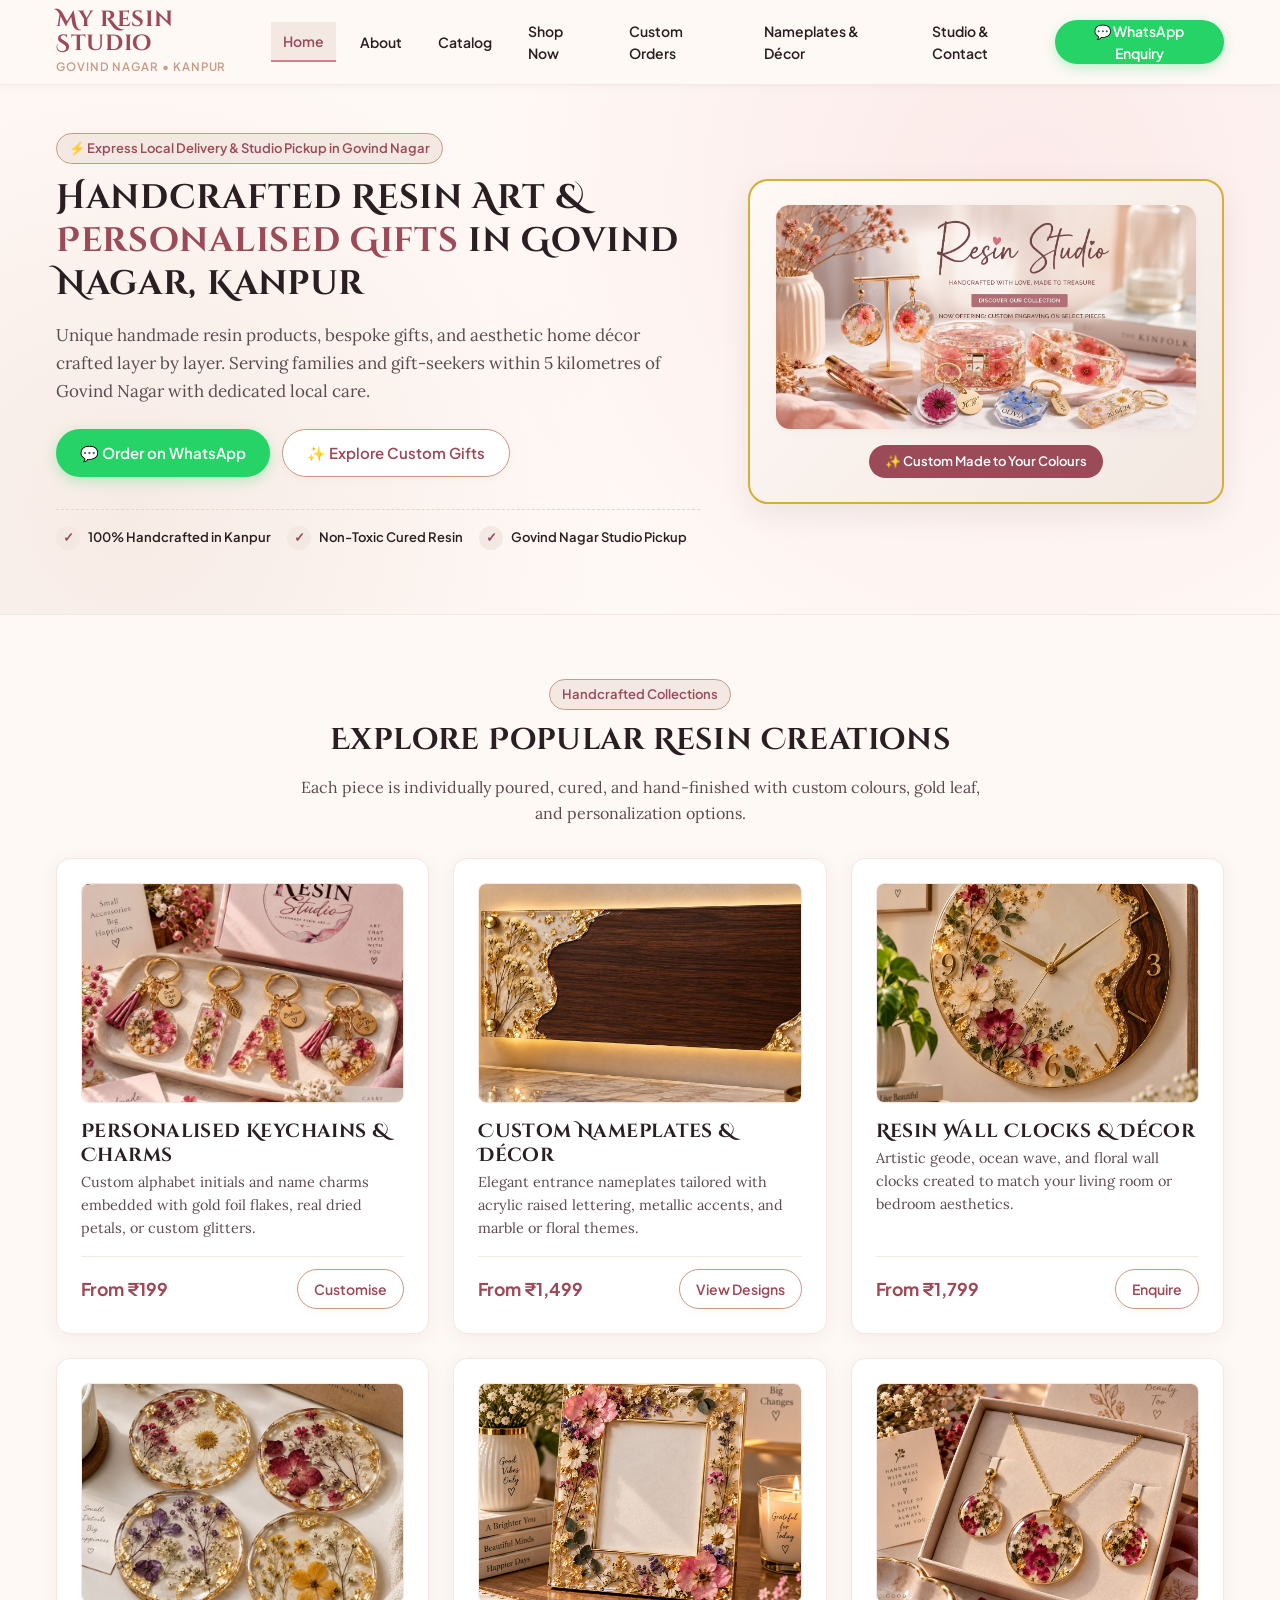
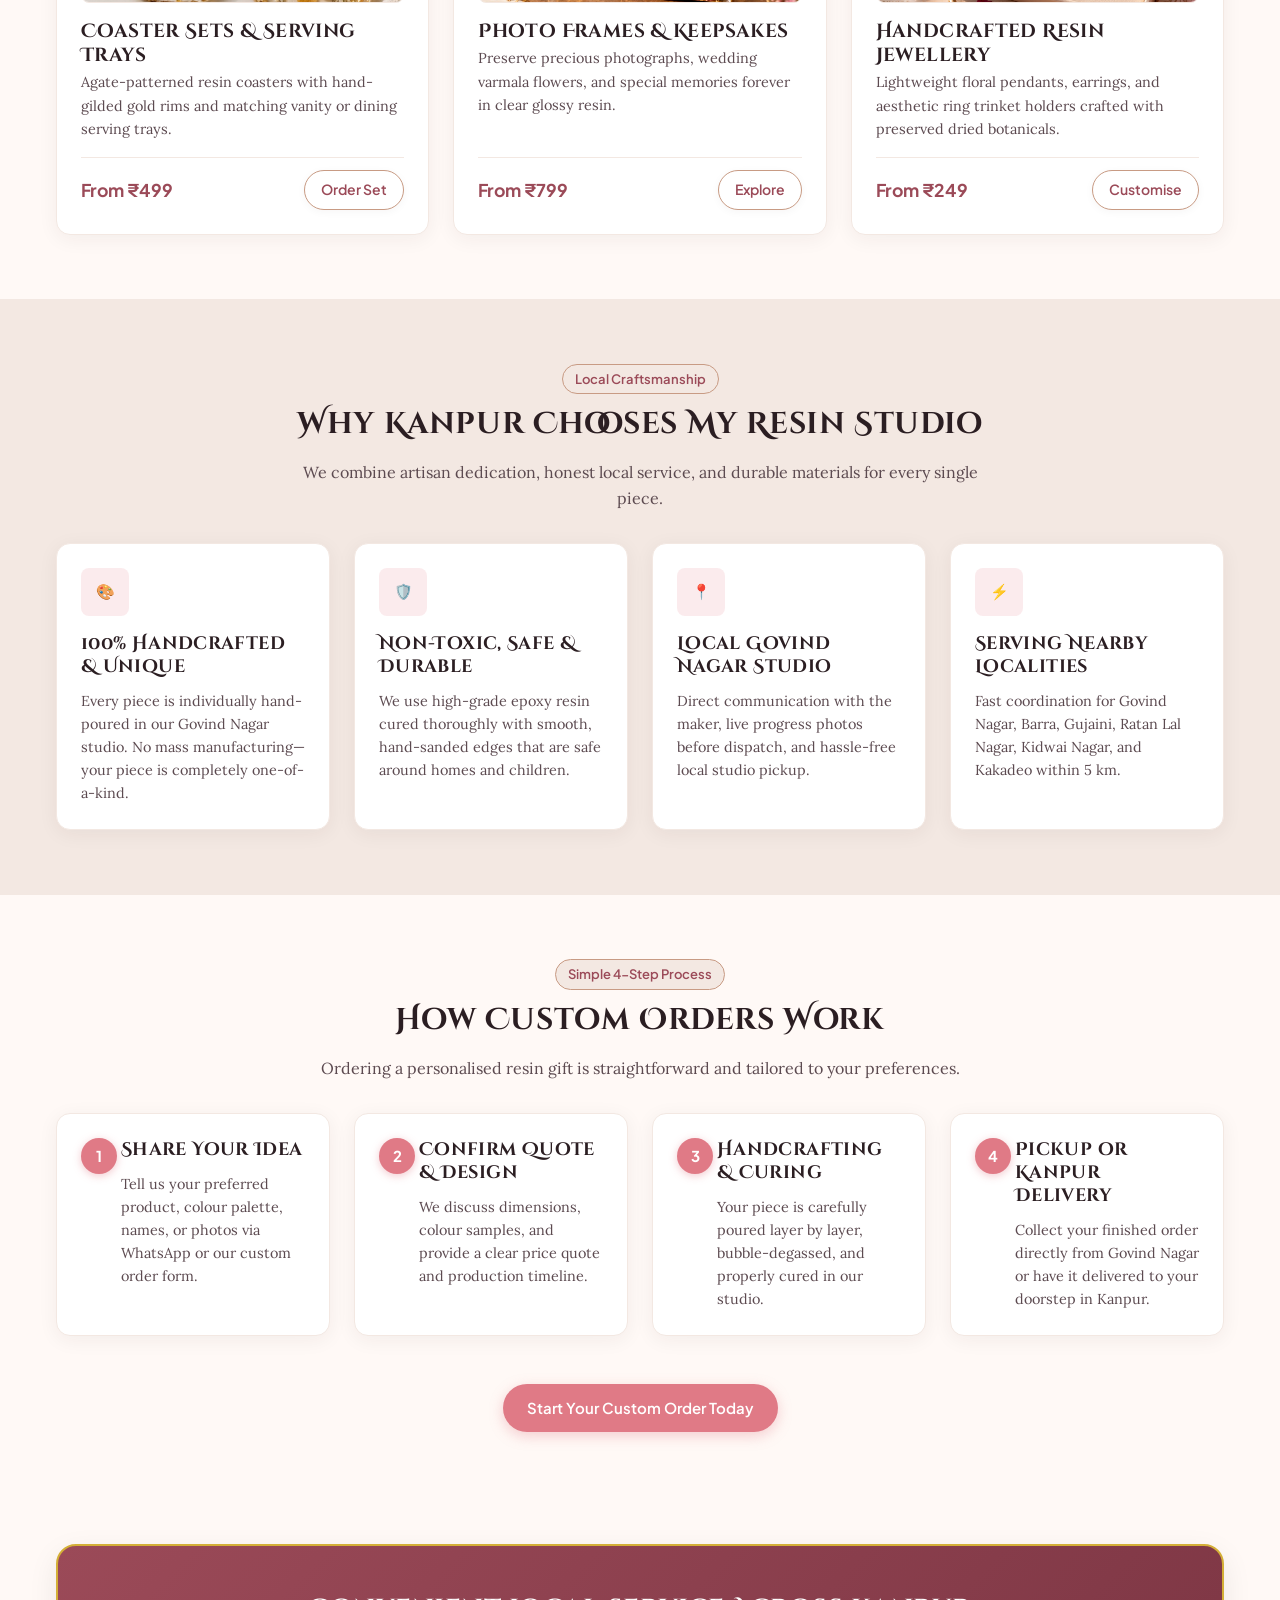
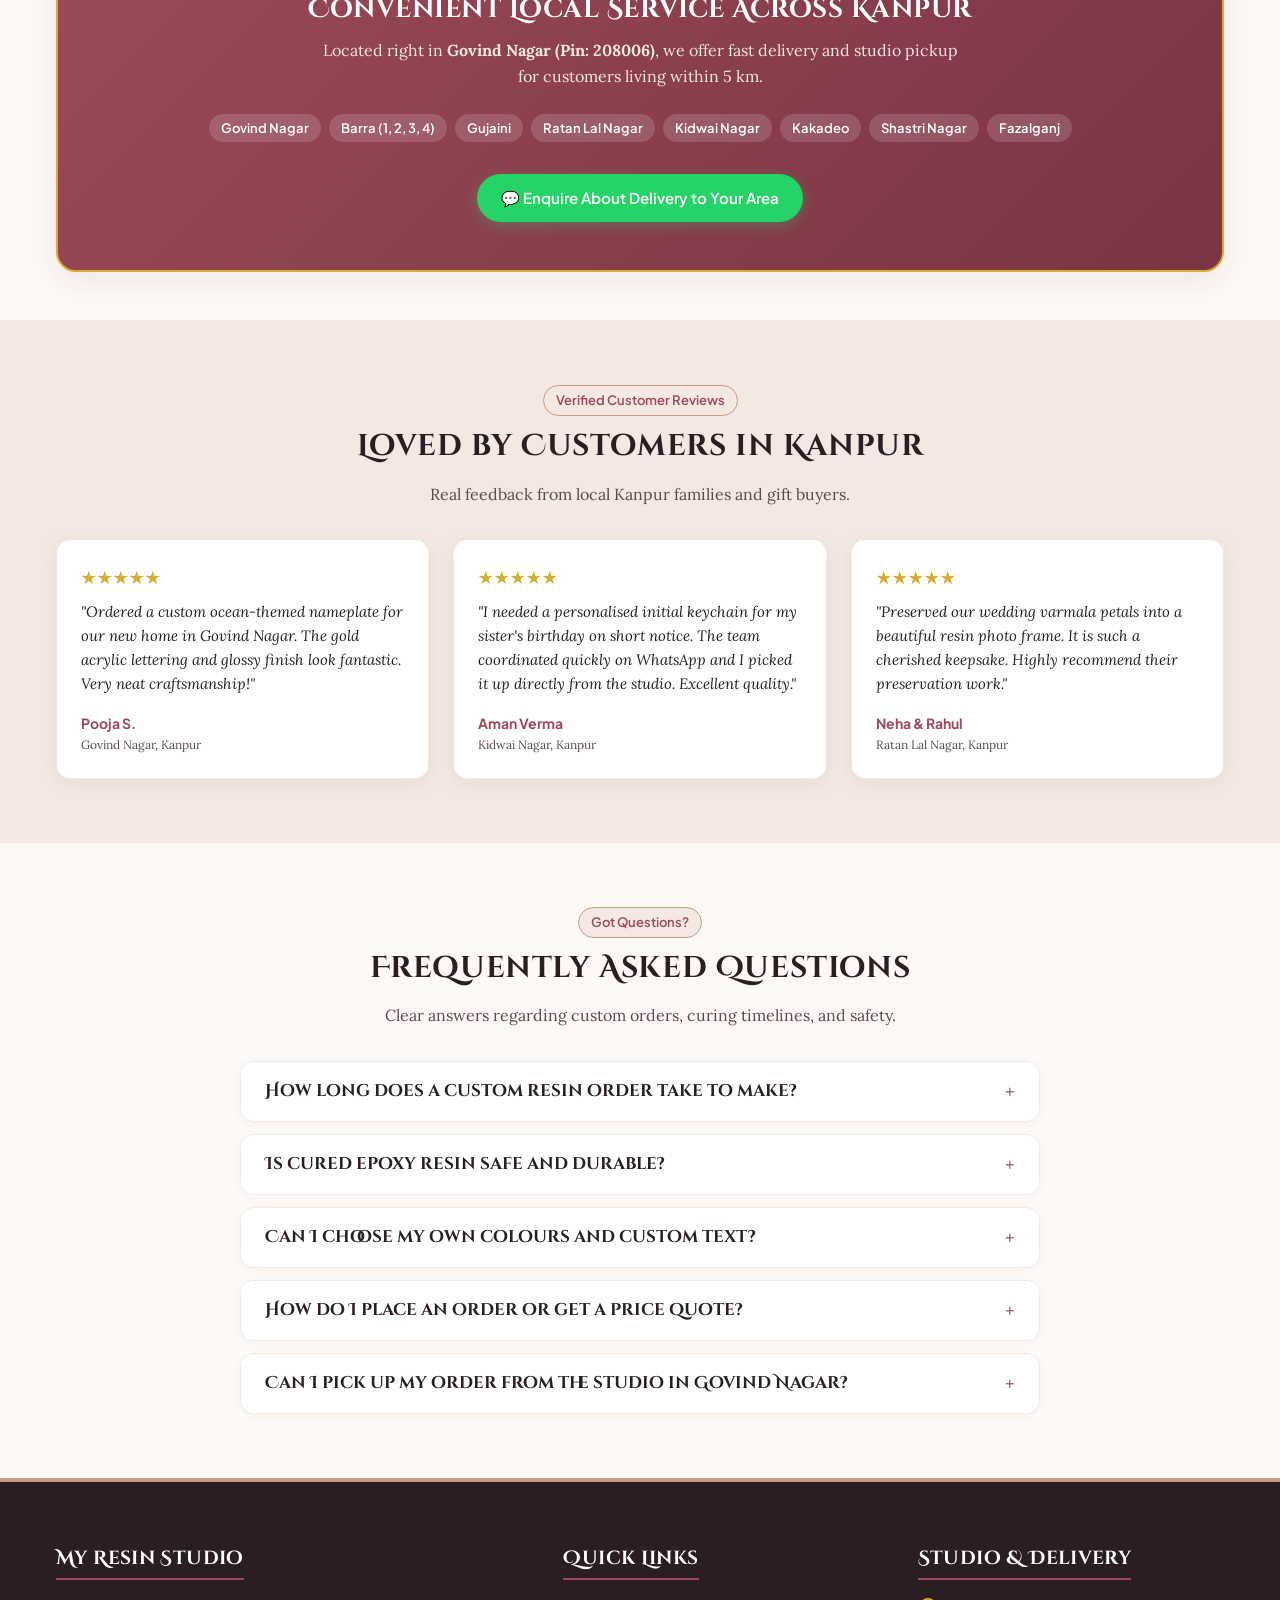
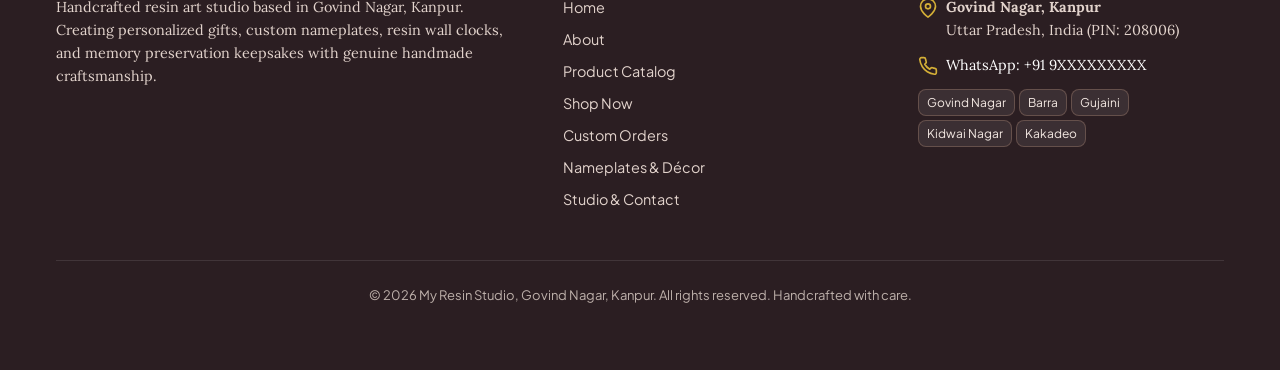
<file: index.html>
<!DOCTYPE html>
<html lang="en">
<head>
  <meta charset="UTF-8">
  <meta name="viewport" content="width=device-width, initial-scale=1.0">
  <title>Resin Art Shop in Govind Nagar Kanpur | My Resin Studio</title>
  <meta name="description" content="Discover handcrafted resin gifts, custom decor, and personalised art in Govind Nagar, Kanpur. Order bespoke gifts with local pickup and delivery.">
  <link rel="stylesheet" href="style.css">

<!-- Google tag (gtag.js) -->
<script async src="https://www.googletagmanager.com/gtag/js?id=G-SRV1K8777D"></script>
<script>
  window.dataLayer = window.dataLayer || [];
  function gtag(){dataLayer.push(arguments);}
  gtag('js', new Date());
  gtag('config', 'G-SRV1K8777D');
</script>
</head>
<body>

  <!-- Reusable Header across all pages -->
  <header class="site-header">
    <div class="container header-inner">
      <a href="index.html" class="brand-logo" aria-label="My Resin Studio Home">
        <span class="brand-title">My Resin Studio</span>
        <span class="brand-subtitle">Govind Nagar • Kanpur</span>
      </a>

      <button id="nav-toggle" class="nav-toggle" aria-expanded="false" aria-controls="nav-menu" aria-label="Toggle navigation menu">
        <span class="nav-toggle-icon"></span>
      </button>

      <nav id="nav-menu" class="primary-nav" aria-label="Main Navigation">
        <ul class="nav-list">
          <li><a href="index.html" class="nav-link active">Home</a></li>
          <li><a href="about.html" class="nav-link">About</a></li>
          <li><a href="products.html" class="nav-link">Catalog</a></li>
          <li><a href="shop.html" class="nav-link">Shop Now</a></li>
          <li><a href="custom-order.html" class="nav-link">Custom Orders</a></li>
          <li><a href="name-plates-and-decor.html" class="nav-link">Nameplates &amp; Décor</a></li>
          <li><a href="contact.html" class="nav-link">Studio &amp; Contact</a></li>
        </ul>
      </nav>

      <div class="header-cta-desktop">
        <a href="https://wa.me/919XXXXXXXXX?text=Hi%20My%20Resin%20Studio,%20I%20would%20like%20to%20enquire%20about%20a%20handcrafted%20resin%20piece" class="btn btn-whatsapp btn-sm" target="_blank" rel="noopener noreferrer">
          💬 WhatsApp Enquiry
        </a>
      </div>
    </div>
  </header>

  <main>
    <!-- Hero Section -->
    <section class="hero-section" aria-labelledby="hero-heading">
      <div class="container hero-grid">
        <div class="hero-content">
          <div class="badge">
            <span>⚡ Express Local Delivery & Studio Pickup in Govind Nagar</span>
          </div>
          <h1 id="hero-heading" class="hero-title">
            Handcrafted Resin Art & <span>Personalised Gifts</span> in Govind Nagar, Kanpur
          </h1>
          <p class="hero-lead">
            Unique handmade resin products, bespoke gifts, and aesthetic home décor crafted layer by layer. Serving families and gift-seekers within 5 kilometres of Govind Nagar with dedicated local care.
          </p>
          <div class="hero-actions">
            <a href="https://wa.me/919XXXXXXXXX?text=Hi%20My%20Resin%20Studio,%20I%20am%20looking%20for%20a%20custom%20resin%20gift%20in%20Kanpur" class="btn btn-whatsapp" target="_blank" rel="noopener noreferrer">
              💬 Order on WhatsApp
            </a>
            <a href="custom-order.html" class="btn btn-secondary">
              ✨ Explore Custom Gifts
            </a>
          </div>
          <div class="hero-trust-bar">
            <div class="trust-item">
              <span class="trust-icon">✓</span>
              <span>100% Handcrafted in Kanpur</span>
            </div>
            <div class="trust-item">
              <span class="trust-icon">✓</span>
              <span>Non-Toxic Cured Resin</span>
            </div>
            <div class="trust-item">
              <span class="trust-icon">✓</span>
              <span>Govind Nagar Studio Pickup</span>
            </div>
          </div>
        </div>

        <div class="hero-visual">
          <div class="hero-art-card">
            <div class="hero-art-illustration">
              <img src="images/bg1.png" alt="Handcrafted ocean resin wall clock and custom floral nameplate with epoxy gloss finish" width="600" height="450">
            </div>
            <span class="hero-badge-overlay">✨ Custom Made to Your Colours</span>
          </div>
        </div>
      </div>
    </section>

    <!-- Featured Collections Section -->
    <section id="featured" class="featured-section" aria-labelledby="featured-heading">
      <div class="container">
        <div class="section-header">
          <div class="badge">Handcrafted Collections</div>
          <h2 id="featured-heading">Explore Popular Resin Creations</h2>
          <p>Each piece is individually poured, cured, and hand-finished with custom colours, gold leaf, and personalization options.</p>
        </div>

        <div class="product-grid">
          <!-- Card 1: Keychains -->
          <article class="card product-card">
            <div class="product-visual">
              <img src="images/20.jpg" alt="Personalised alphabet resin keychain with dried rose petals and gold leaf flakes" width="400" height="300" loading="lazy">
            </div>
            <div class="product-content">
              <h3 class="product-title">Personalised Keychains &amp; Charms</h3>
              <p class="product-desc">Custom alphabet initials and name charms embedded with gold foil flakes, real dried petals, or custom glitters.</p>
              <div class="product-footer">
                <span class="price-tag">From ₹199</span>
                <a href="https://wa.me/919XXXXXXXXX?text=Hi%20My%20Resin%20Studio,%20I%20want%20to%20order%20a%20Personalised%20Keychain" class="btn btn-secondary btn-sm" target="_blank" rel="noopener noreferrer">Customise</a>
              </div>
            </div>
          </article>

          <!-- Card 2: Nameplates -->
          <article class="card product-card">
            <div class="product-visual">
              <img src="images/14.jpg" alt="Luxury handcrafted resin entrance nameplate with gold 3D acrylic letters and marble background" width="400" height="300" loading="lazy">
            </div>
            <div class="product-content">
              <h3 class="product-title">Custom Nameplates &amp; Décor</h3>
              <p class="product-desc">Elegant entrance nameplates tailored with acrylic raised lettering, metallic accents, and marble or floral themes.</p>
              <div class="product-footer">
                <span class="price-tag">From ₹1,499</span>
                <a href="name-plates-and-decor.html" class="btn btn-secondary btn-sm">View Designs</a>
              </div>
            </div>
          </article>

          <!-- Card 3: Wall Clocks -->
          <article class="card product-card">
            <div class="product-visual">
              <img src="images/17.jpg" alt="Ocean theme resin wall clock with multi-layered sea froth and gold Roman numerals" width="400" height="300" loading="lazy">
            </div>
            <div class="product-content">
              <h3 class="product-title">Resin Wall Clocks &amp; Décor</h3>
              <p class="product-desc">Artistic geode, ocean wave, and floral wall clocks created to match your living room or bedroom aesthetics.</p>
              <div class="product-footer">
                <span class="price-tag">From ₹1,799</span>
                <a href="https://wa.me/919XXXXXXXXX?text=Hi%20My%20Resin%20Studio,%20I%20want%20to%20enquire%20about%20Resin%20Wall%20Clocks" class="btn btn-secondary btn-sm" target="_blank" rel="noopener noreferrer">Enquire</a>
              </div>
            </div>
          </article>

          <!-- Card 4: Coasters & Trays -->
          <article class="card product-card">
            <div class="product-visual">
              <img src="images/13.jpg" alt="Set of 4 handmade agate resin coasters with gold gilded rims and blush pink marble veins" width="400" height="300" loading="lazy">
            </div>
            <div class="product-content">
              <h3 class="product-title">Coaster Sets &amp; Serving Trays</h3>
              <p class="product-desc">Agate-patterned resin coasters with hand-gilded gold rims and matching vanity or dining serving trays.</p>
              <div class="product-footer">
                <span class="price-tag">From ₹499</span>
                <a href="https://wa.me/919XXXXXXXXX?text=Hi%20My%20Resin%20Studio,%20I%20want%20to%20order%20a%20Resin%20Coaster%20Set" class="btn btn-secondary btn-sm" target="_blank" rel="noopener noreferrer">Order Set</a>
              </div>
            </div>
          </article>

          <!-- Card 5: Keepsakes & Frames -->
          <article class="card product-card">
            <div class="product-visual">
              <img src="images/16.jpg" alt="Crystal clear resin photo block preserving wedding varmala flowers and photograph" width="400" height="300" loading="lazy">
            </div>
            <div class="product-content">
              <h3 class="product-title">Photo Frames &amp; Keepsakes</h3>
              <p class="product-desc">Preserve precious photographs, wedding varmala flowers, and special memories forever in clear glossy resin.</p>
              <div class="product-footer">
                <span class="price-tag">From ₹799</span>
                <a href="preservation-and-keepsakes.html" class="btn btn-secondary btn-sm">Explore</a>
              </div>
            </div>
          </article>

          <!-- Card 6: Resin Jewellery -->
          <article class="card product-card">
            <div class="product-visual">
              <img src="images/19.jpg" alt="Handcrafted botanical resin pendant necklace with matching dried flower earrings" width="400" height="300" loading="lazy">
            </div>
            <div class="product-content">
              <h3 class="product-title">Handcrafted Resin Jewellery</h3>
              <p class="product-desc">Lightweight floral pendants, earrings, and aesthetic ring trinket holders crafted with preserved dried botanicals.</p>
              <div class="product-footer">
                <span class="price-tag">From ₹249</span>
                <a href="https://wa.me/919XXXXXXXXX?text=Hi%20My%20Resin%20Studio,%20I%20want%20to%20enquire%20about%20Resin%20Jewellery" class="btn btn-secondary btn-sm" target="_blank" rel="noopener noreferrer">Customise</a>
              </div>
            </div>
          </article>
        </div>
      </div>
    </section>

    <!-- Why Choose My Resin Studio (Trust & Local Assurance) -->
    <section class="why-section" aria-labelledby="why-heading">
      <div class="container">
        <div class="section-header">
          <div class="badge">Local Craftsmanship</div>
          <h2 id="why-heading">Why Kanpur Chooses My Resin Studio</h2>
          <p>We combine artisan dedication, honest local service, and durable materials for every single piece.</p>
        </div>

        <div class="why-grid">
          <div class="card why-card">
            <div class="why-icon">🎨</div>
            <h3>100% Handcrafted & Unique</h3>
            <p>Every piece is individually hand-poured in our Govind Nagar studio. No mass manufacturing—your piece is completely one-of-a-kind.</p>
          </div>

          <div class="card why-card">
            <div class="why-icon">🛡️</div>
            <h3>Non-Toxic, Safe & Durable</h3>
            <p>We use high-grade epoxy resin cured thoroughly with smooth, hand-sanded edges that are safe around homes and children.</p>
          </div>

          <div class="card why-card">
            <div class="why-icon">📍</div>
            <h3>Local Govind Nagar Studio</h3>
            <p>Direct communication with the maker, live progress photos before dispatch, and hassle-free local studio pickup.</p>
          </div>

          <div class="card why-card">
            <div class="why-icon">⚡</div>
            <h3>Serving Nearby Localities</h3>
            <p>Fast coordination for Govind Nagar, Barra, Gujaini, Ratan Lal Nagar, Kidwai Nagar, and Kakadeo within 5 km.</p>
          </div>
        </div>
      </div>
    </section>

    <!-- How It Works (Custom Order Process) -->
    <section class="process-section" aria-labelledby="process-heading">
      <div class="container">
        <div class="section-header">
          <div class="badge">Simple 4-Step Process</div>
          <h2 id="process-heading">How Custom Orders Work</h2>
          <p>Ordering a personalised resin gift is straightforward and tailored to your preferences.</p>
        </div>

        <div class="process-grid">
          <div class="card process-card">
            <div class="process-number">1</div>
            <div class="process-content">
              <h3>Share Your Idea</h3>
              <p>Tell us your preferred product, colour palette, names, or photos via WhatsApp or our custom order form.</p>
            </div>
          </div>

          <div class="card process-card">
            <div class="process-number">2</div>
            <div class="process-content">
              <h3>Confirm Quote & Design</h3>
              <p>We discuss dimensions, colour samples, and provide a clear price quote and production timeline.</p>
            </div>
          </div>

          <div class="card process-card">
            <div class="process-number">3</div>
            <div class="process-content">
              <h3>Handcrafting & Curing</h3>
              <p>Your piece is carefully poured layer by layer, bubble-degassed, and properly cured in our studio.</p>
            </div>
          </div>

          <div class="card process-card">
            <div class="process-number">4</div>
            <div class="process-content">
              <h3>Pickup or Kanpur Delivery</h3>
              <p>Collect your finished order directly from Govind Nagar or have it delivered to your doorstep in Kanpur.</p>
            </div>
          </div>
        </div>

        <div class="text-center reviews-cta-block">
          <a href="custom-order.html" class="btn btn-primary">
            Start Your Custom Order Today
          </a>
        </div>
      </div>
    </section>

    <!-- Local Service Area Highlight -->
    <section class="local-banner-section" aria-labelledby="local-heading">
      <div class="container">
        <div class="local-banner-card">
          <h2 id="local-heading">Convenient Local Service Across Kanpur</h2>
          <p>
            Located right in <strong>Govind Nagar (Pin: 208006)</strong>, we offer fast delivery and studio pickup for customers living within 5 km.
          </p>
          <div class="local-tags-list">
            <span class="local-tag-badge">Govind Nagar</span>
            <span class="local-tag-badge">Barra (1, 2, 3, 4)</span>
            <span class="local-tag-badge">Gujaini</span>
            <span class="local-tag-badge">Ratan Lal Nagar</span>
            <span class="local-tag-badge">Kidwai Nagar</span>
            <span class="local-tag-badge">Kakadeo</span>
            <span class="local-tag-badge">Shastri Nagar</span>
            <span class="local-tag-badge">Fazalganj</span>
          </div>
          <a href="https://wa.me/919XXXXXXXXX?text=Hi%20My%20Resin%20Studio,%20I%20am%20located%20near%20Govind%20Nagar%20and%20want%20to%20order" class="btn btn-whatsapp" target="_blank" rel="noopener noreferrer">
            💬 Enquire About Delivery to Your Area
          </a>
        </div>
      </div>
    </section>

    <!-- Testimonials Section -->
    <section class="testimonials-section" aria-labelledby="reviews-heading">
      <div class="container">
        <div class="section-header">
          <div class="badge">Verified Customer Reviews</div>
          <h2 id="reviews-heading">Loved by Customers in Kanpur</h2>
          <p>Real feedback from local Kanpur families and gift buyers.</p>
        </div>

        <div class="testimonials-grid">
          <div class="card testimonial-card">
            <div class="stars">★★★★★</div>
            <p class="testimonial-quote">"Ordered a custom ocean-themed nameplate for our new home in Govind Nagar. The gold acrylic lettering and glossy finish look fantastic. Very neat craftsmanship!"</p>
            <div>
              <div class="testimonial-author">Pooja S.</div>
              <div class="testimonial-loc">Govind Nagar, Kanpur</div>
            </div>
          </div>

          <div class="card testimonial-card">
            <div class="stars">★★★★★</div>
            <p class="testimonial-quote">"I needed a personalised initial keychain for my sister's birthday on short notice. The team coordinated quickly on WhatsApp and I picked it up directly from the studio. Excellent quality."</p>
            <div>
              <div class="testimonial-author">Aman Verma</div>
              <div class="testimonial-loc">Kidwai Nagar, Kanpur</div>
            </div>
          </div>

          <div class="card testimonial-card">
            <div class="stars">★★★★★</div>
            <p class="testimonial-quote">"Preserved our wedding varmala petals into a beautiful resin photo frame. It is such a cherished keepsake. Highly recommend their preservation work."</p>
            <div>
              <div class="testimonial-author">Neha &amp; Rahul</div>
              <div class="testimonial-loc">Ratan Lal Nagar, Kanpur</div>
            </div>
          </div>
        </div>
      </div>
    </section>

    <!-- FAQ Section -->
    <section class="faq-section" aria-labelledby="faq-heading">
      <div class="container">
        <div class="section-header">
          <div class="badge">Got Questions?</div>
          <h2 id="faq-heading">Frequently Asked Questions</h2>
          <p>Clear answers regarding custom orders, curing timelines, and safety.</p>
        </div>

        <div class="faq-list">
          <div class="faq-item">
            <button class="faq-question" aria-expanded="false">
              <span>How long does a custom resin order take to make?</span>
              <span class="faq-icon">+</span>
            </button>
            <div class="faq-answer">
              <p>Smaller items like keychains and coasters typically take 2 to 4 days, while larger pieces like custom nameplates and wall clocks take 5 to 7 days. Resin requires proper layer-by-layer pouring and complete curing to ensure durability and a clear gloss finish.</p>
            </div>
          </div>

          <div class="faq-item">
            <button class="faq-question" aria-expanded="false">
              <span>Is cured epoxy resin safe and durable?</span>
              <span class="faq-icon">+</span>
            </button>
            <div class="faq-answer">
              <p>Yes. Once epoxy resin is fully cured, it is non-toxic, inert, solid, and shatter-resistant. All edges are hand-sanded smooth, making them safe for home décor and family environments.</p>
            </div>
          </div>

          <div class="faq-item">
            <button class="faq-question" aria-expanded="false">
              <span>Can I choose my own colours and custom text?</span>
              <span class="faq-icon">+</span>
            </button>
            <div class="faq-answer">
              <p>Yes! Every custom piece is tailored to your choice of colour palette (pastels, ocean blues, emerald, gold leaf, etc.), text (names, dates, house numbers), and inclusions (dried flowers or photos).</p>
            </div>
          </div>

          <div class="faq-item">
            <button class="faq-question" aria-expanded="false">
              <span>How do I place an order or get a price quote?</span>
              <span class="faq-icon">+</span>
            </button>
            <div class="faq-answer">
              <p>Simply message us directly on WhatsApp with your product idea or submit our custom order enquiry form. We will confirm the design, give you an exact price in rupees (₹), and start crafting upon confirmation.</p>
            </div>
          </div>

          <div class="faq-item">
            <button class="faq-question" aria-expanded="false">
              <span>Can I pick up my order from the studio in Govind Nagar?</span>
              <span class="faq-icon">+</span>
            </button>
            <div class="faq-answer">
              <p>Yes, self-pickup is available at our Govind Nagar studio by prior appointment. We also deliver across Govind Nagar, Barra, Gujaini, Kidwai Nagar, Kakadeo, and all parts of Kanpur.</p>
            </div>
          </div>
        </div>
      </div>
    </section>
  </main>

  <!-- Reusable Footer across all pages -->
  <footer class="site-footer">
    <div class="container">
      <div class="footer-grid">
        <div class="footer-col footer-about">
          <h3>My Resin Studio</h3>
          <p>Handcrafted resin art studio based in Govind Nagar, Kanpur. Creating personalized gifts, custom nameplates, resin wall clocks, and memory preservation keepsakes with genuine handmade craftsmanship.</p>
        </div>

        <div class="footer-col">
          <h3>Quick Links</h3>
          <ul class="footer-links">
            <li><a href="index.html">Home</a></li>
            <li><a href="about.html">About</a></li>
            <li><a href="products.html">Product Catalog</a></li>
            <li><a href="shop.html">Shop Now</a></li>
            <li><a href="custom-order.html">Custom Orders</a></li>
            <li><a href="name-plates-and-decor.html">Nameplates &amp; Décor</a></li>
            <li><a href="contact.html">Studio &amp; Contact</a></li>
          </ul>
        </div>

        <div class="footer-col">
          <h3>Studio &amp; Delivery</h3>
          <div class="footer-contact-item">
            <svg viewBox="0 0 24 24" fill="none" stroke="currentColor" stroke-width="2" stroke-linecap="round" stroke-linejoin="round"><path d="M21 10c0 7-9 13-9 13s-9-6-9-13a9 9 0 0 1 18 0z"></path><circle cx="12" cy="10" r="3"></circle></svg>
            <div>
              <strong>Govind Nagar, Kanpur</strong><br>
              Uttar Pradesh, India (PIN: 208006)
            </div>
          </div>
          <div class="footer-contact-item">
            <svg viewBox="0 0 24 24" fill="none" stroke="currentColor" stroke-width="2" stroke-linecap="round" stroke-linejoin="round"><path d="M22 16.92v3a2 2 0 0 1-2.18 2 19.79 19.79 0 0 1-8.63-3.07 19.5 19.5 0 0 1-6-6 19.79 19.79 0 0 1-3.07-8.67A2 2 0 0 1 4.11 2h3a2 2 0 0 1 2 1.72 12.84 12.84 0 0 0 .7 2.81 2 2 0 0 1-.45 2.11L8.09 9.91a16 16 0 0 0 6 6l1.27-1.27a2 2 0 0 1 2.11-.45 12.84 12.84 0 0 0 2.81.7A2 2 0 0 1 22 16.92z"></path></svg>
            <div>
              <a href="https://wa.me/919XXXXXXXXX" target="_blank" rel="noopener noreferrer">WhatsApp: +91 9XXXXXXXXX</a>
            </div>
          </div>
          <div class="footer-coverage-tags">
            <span class="coverage-tag">Govind Nagar</span>
            <span class="coverage-tag">Barra</span>
            <span class="coverage-tag">Gujaini</span>
            <span class="coverage-tag">Kidwai Nagar</span>
            <span class="coverage-tag">Kakadeo</span>
          </div>
        </div>
      </div>

      <div class="footer-bottom">
        <p>&copy; 2026 My Resin Studio, Govind Nagar, Kanpur. All rights reserved. Handcrafted with care.</p>
      </div>
    </div>
  </footer>

  <!-- Sticky Conversion Bar for Mobile Screens -->
  <aside class="mobile-sticky-bar" aria-label="Quick Mobile Actions">
    <a href="https://wa.me/919XXXXXXXXX?text=Hi%20My%20Resin%20Studio,%20I%20want%20to%20enquire%20about%20a%20custom%20resin%20gift" class="btn btn-whatsapp" target="_blank" rel="noopener noreferrer">
      💬 WhatsApp
    </a>
    <a href="custom-order.html" class="btn btn-primary">
      ✨ Custom Order
    </a>
  </aside>

  <script src="script.js"></script>
</body>
</html>
</file>
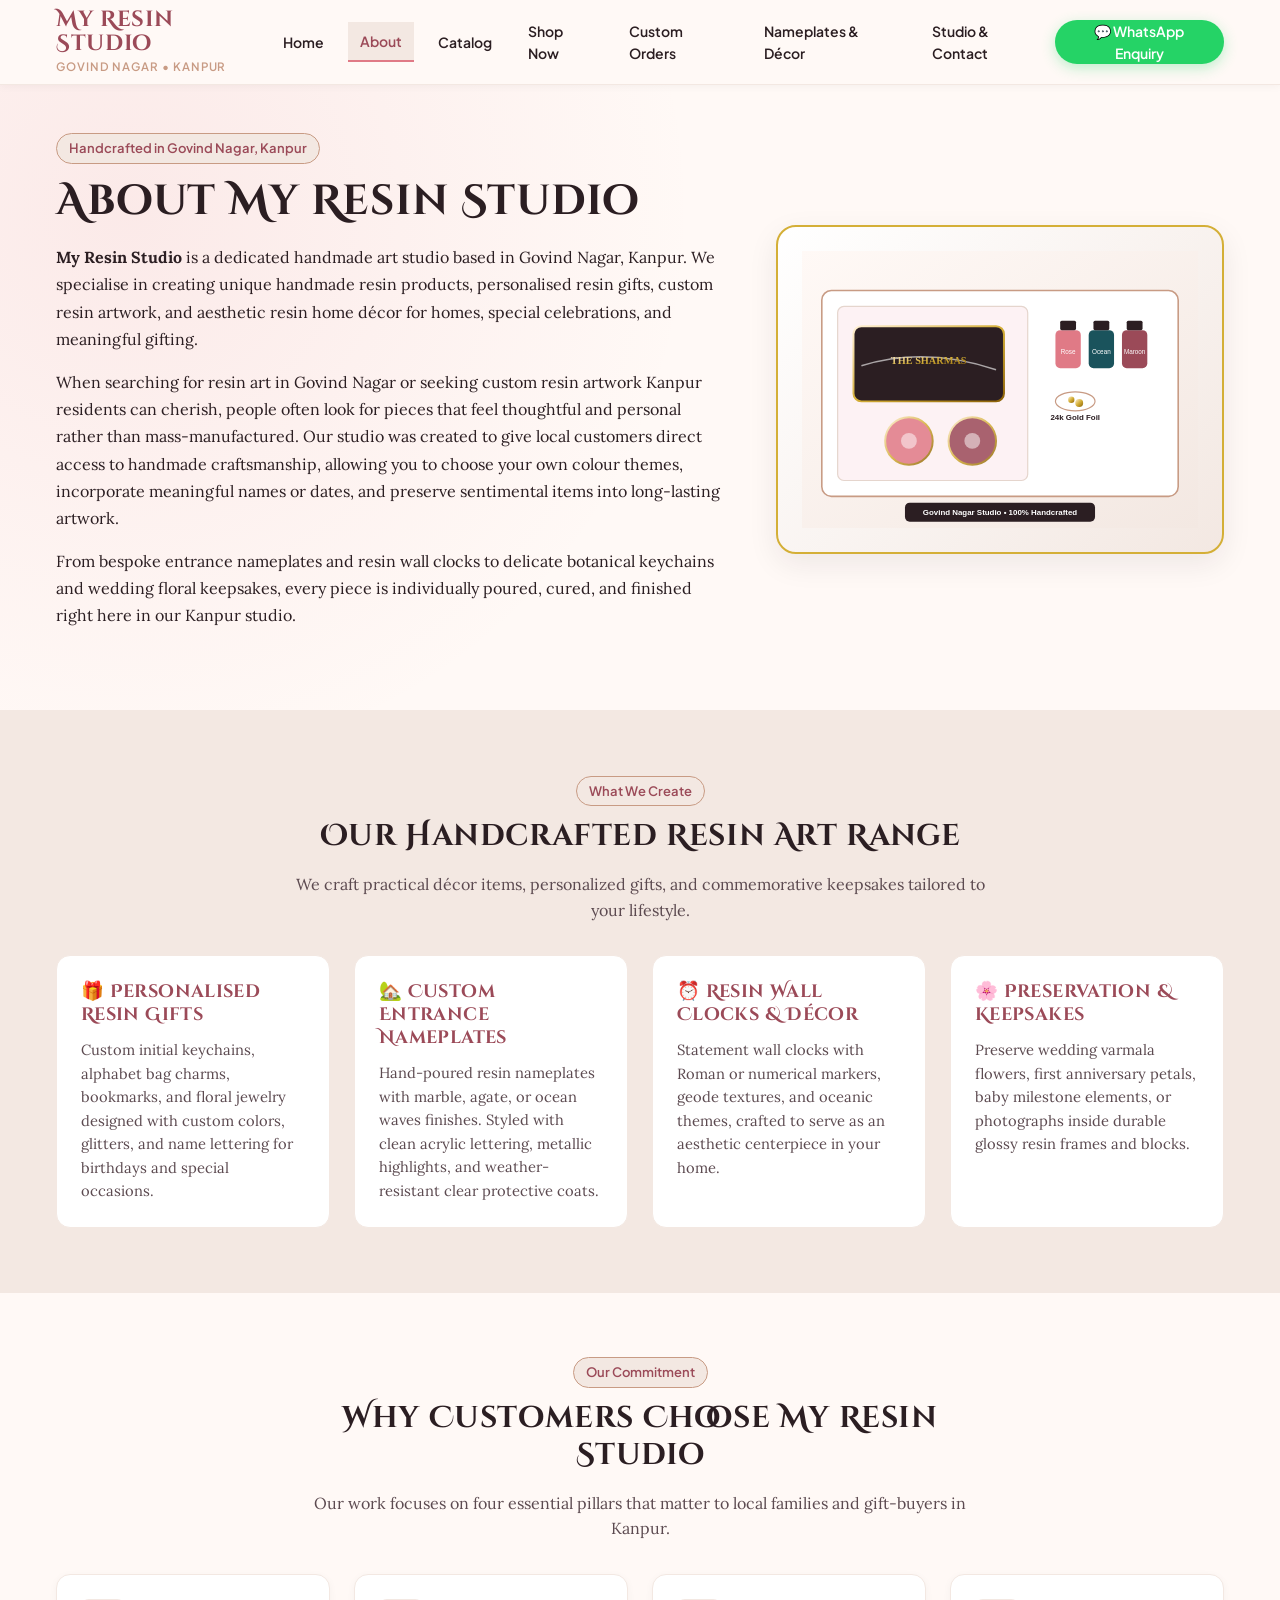
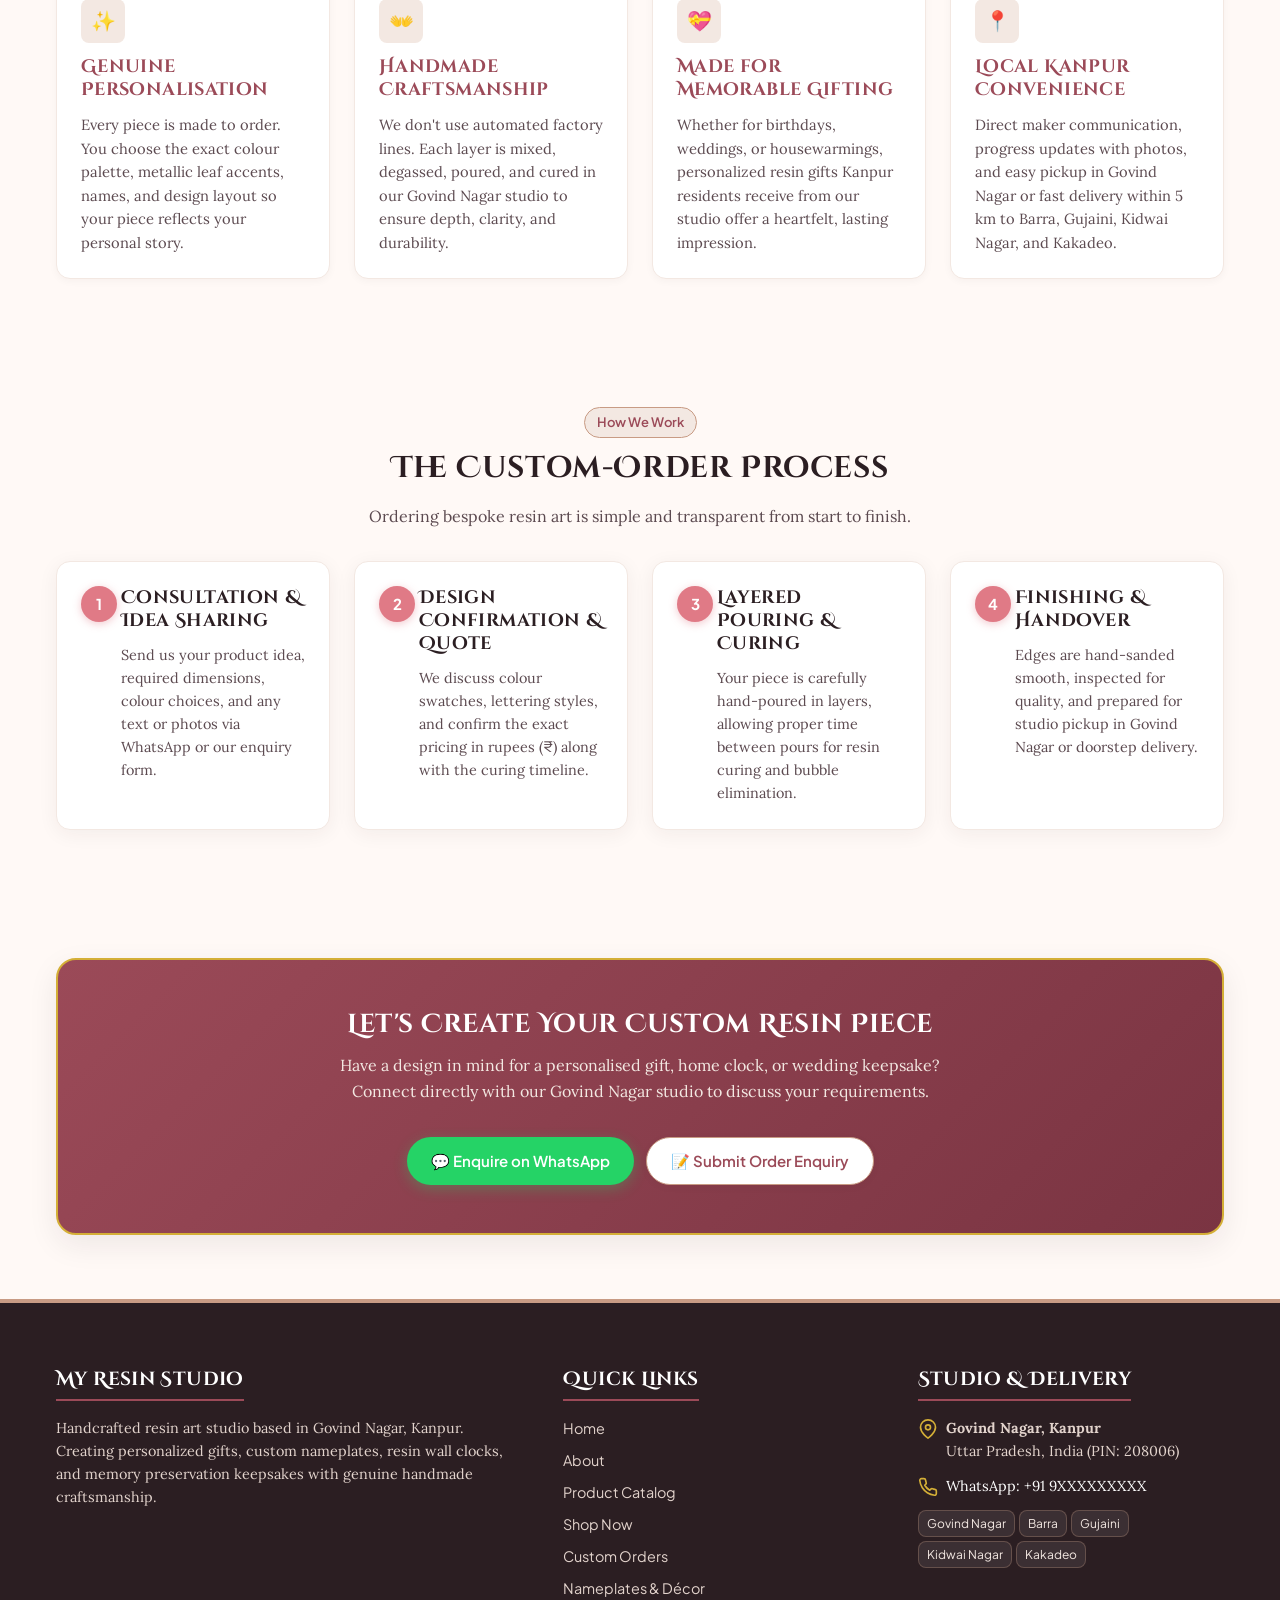
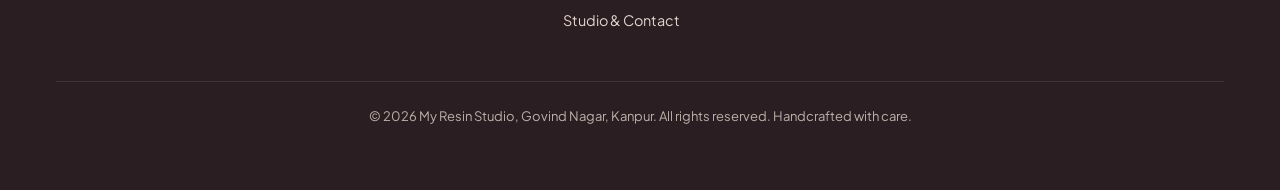
<file: about.html>
<!DOCTYPE html>
<html lang="en">
<head>
  <meta charset="UTF-8">
  <meta name="viewport" content="width=device-width, initial-scale=1.0">
  <title>About My Resin Studio | Handcrafted Resin Art Kanpur</title>
  <meta name="description" content="Learn about My Resin Studio in Govind Nagar, Kanpur. We craft bespoke handmade resin gifts, custom decor, and personalized artwork with local care.">
  <link rel="stylesheet" href="style.css">
</head>
<body>

  <!-- Reusable Header across all pages -->
  <header class="site-header">
    <div class="container header-inner">
      <a href="index.html" class="brand-logo" aria-label="My Resin Studio Home">
        <span class="brand-title">My Resin Studio</span>
        <span class="brand-subtitle">Govind Nagar • Kanpur</span>
      </a>

      <button id="nav-toggle" class="nav-toggle" aria-expanded="false" aria-controls="nav-menu" aria-label="Toggle navigation menu">
        <span class="nav-toggle-icon"></span>
      </button>

      <nav id="nav-menu" class="primary-nav" aria-label="Main Navigation">
        <ul class="nav-list">
          <li><a href="index.html" class="nav-link">Home</a></li>
          <li><a href="about.html" class="nav-link active">About</a></li>
          <li><a href="products.html" class="nav-link">Catalog</a></li>
          <li><a href="shop.html" class="nav-link">Shop Now</a></li>
          <li><a href="custom-order.html" class="nav-link">Custom Orders</a></li>
          <li><a href="name-plates-and-decor.html" class="nav-link">Nameplates &amp; Décor</a></li>
          <li><a href="contact.html" class="nav-link">Studio &amp; Contact</a></li>
        </ul>
      </nav>

      <div class="header-cta-desktop">
        <a href="https://wa.me/919XXXXXXXXX?text=Hi%20My%20Resin%20Studio,%20I%20would%20like%20to%20enquire%20about%20a%20handcrafted%20resin%20piece" class="btn btn-whatsapp btn-sm" target="_blank" rel="noopener noreferrer">
          💬 WhatsApp Enquiry
        </a>
      </div>
    </div>
  </header>

  <main>
    <!-- Intro / Story Section -->
    <section class="about-intro-section" aria-labelledby="about-heading">
      <div class="container about-grid">
        <div class="about-story-text">
          <div class="badge">Handcrafted in Govind Nagar, Kanpur</div>
          <h1 id="about-heading">About My Resin Studio</h1>
          <p>
            <strong>My Resin Studio</strong> is a dedicated handmade art studio based in Govind Nagar, Kanpur. We specialise in creating unique handmade resin products, personalised resin gifts, custom resin artwork, and aesthetic resin home décor for homes, special celebrations, and meaningful gifting.
          </p>
          <p>
            When searching for resin art in Govind Nagar or seeking custom resin artwork Kanpur residents can cherish, people often look for pieces that feel thoughtful and personal rather than mass-manufactured. Our studio was created to give local customers direct access to handmade craftsmanship, allowing you to choose your own colour themes, incorporate meaningful names or dates, and preserve sentimental items into long-lasting artwork.
          </p>
          <p>
            From bespoke entrance nameplates and resin wall clocks to delicate botanical keychains and wedding floral keepsakes, every piece is individually poured, cured, and finished right here in our Kanpur studio.
          </p>
        </div>

        <div class="about-visual-box">
          <img src="images/artisan-studio-workspace.svg" alt="Artisan resin studio workspace in Govind Nagar Kanpur with resin pigments, dried flowers, gold leaf, and handcrafted pieces curing" width="500" height="350">
        </div>
      </div>
    </section>

    <!-- Product Range Section -->
    <section class="craft-range-section" aria-labelledby="range-heading">
      <div class="container">
        <div class="section-header">
          <div class="badge">What We Create</div>
          <h2 id="range-heading">Our Handcrafted Resin Art Range</h2>
          <p>We craft practical décor items, personalized gifts, and commemorative keepsakes tailored to your lifestyle.</p>
        </div>

        <div class="range-grid">
          <div class="range-item">
            <h3>🎁 Personalised Resin Gifts</h3>
            <p>Custom initial keychains, alphabet bag charms, bookmarks, and floral jewelry designed with custom colors, glitters, and name lettering for birthdays and special occasions.</p>
          </div>

          <div class="range-item">
            <h3>🏡 Custom Entrance Nameplates</h3>
            <p>Hand-poured resin nameplates with marble, agate, or ocean waves finishes. Styled with clean acrylic lettering, metallic highlights, and weather-resistant clear protective coats.</p>
          </div>

          <div class="range-item">
            <h3>⏰ Resin Wall Clocks &amp; Décor</h3>
            <p>Statement wall clocks with Roman or numerical markers, geode textures, and oceanic themes, crafted to serve as an aesthetic centerpiece in your home.</p>
          </div>

          <div class="range-item">
            <h3>🌸 Preservation &amp; Keepsakes</h3>
            <p>Preserve wedding varmala flowers, first anniversary petals, baby milestone elements, or photographs inside durable glossy resin frames and blocks.</p>
          </div>
        </div>
      </div>
    </section>

    <!-- Why Customers Choose Us Section -->
    <section class="values-section" aria-labelledby="values-heading">
      <div class="container">
        <div class="section-header">
          <div class="badge">Our Commitment</div>
          <h2 id="values-heading">Why Customers Choose My Resin Studio</h2>
          <p>Our work focuses on four essential pillars that matter to local families and gift-buyers in Kanpur.</p>
        </div>

        <div class="values-grid">
          <div class="value-card">
            <div class="value-icon-badge">✨</div>
            <h3>Genuine Personalisation</h3>
            <p>Every piece is made to order. You choose the exact colour palette, metallic leaf accents, names, and design layout so your piece reflects your personal story.</p>
          </div>

          <div class="value-card">
            <div class="value-icon-badge">👐</div>
            <h3>Handmade Craftsmanship</h3>
            <p>We don't use automated factory lines. Each layer is mixed, degassed, poured, and cured in our Govind Nagar studio to ensure depth, clarity, and durability.</p>
          </div>

          <div class="value-card">
            <div class="value-icon-badge">💝</div>
            <h3>Made for Memorable Gifting</h3>
            <p>Whether for birthdays, weddings, or housewarmings, personalized resin gifts Kanpur residents receive from our studio offer a heartfelt, lasting impression.</p>
          </div>

          <div class="value-card">
            <div class="value-icon-badge">📍</div>
            <h3>Local Kanpur Convenience</h3>
            <p>Direct maker communication, progress updates with photos, and easy pickup in Govind Nagar or fast delivery within 5 km to Barra, Gujaini, Kidwai Nagar, and Kakadeo.</p>
          </div>
        </div>
      </div>
    </section>

    <!-- Custom Order Process Section -->
    <section class="process-section" aria-labelledby="about-process-heading">
      <div class="container">
        <div class="section-header">
          <div class="badge">How We Work</div>
          <h2 id="about-process-heading">The Custom-Order Process</h2>
          <p>Ordering bespoke resin art is simple and transparent from start to finish.</p>
        </div>

        <div class="process-grid">
          <div class="card process-card">
            <div class="process-number">1</div>
            <div class="process-content">
              <h3>Consultation &amp; Idea Sharing</h3>
              <p>Send us your product idea, required dimensions, colour choices, and any text or photos via WhatsApp or our enquiry form.</p>
            </div>
          </div>

          <div class="card process-card">
            <div class="process-number">2</div>
            <div class="process-content">
              <h3>Design Confirmation &amp; Quote</h3>
              <p>We discuss colour swatches, lettering styles, and confirm the exact pricing in rupees (₹) along with the curing timeline.</p>
            </div>
          </div>

          <div class="card process-card">
            <div class="process-number">3</div>
            <div class="process-content">
              <h3>Layered Pouring &amp; Curing</h3>
              <p>Your piece is carefully hand-poured in layers, allowing proper time between pours for resin curing and bubble elimination.</p>
            </div>
          </div>

          <div class="card process-card">
            <div class="process-number">4</div>
            <div class="process-content">
              <h3>Finishing &amp; Handover</h3>
              <p>Edges are hand-sanded smooth, inspected for quality, and prepared for studio pickup in Govind Nagar or doorstep delivery.</p>
            </div>
          </div>
        </div>
      </div>
    </section>

    <!-- Call to Action Banner -->
    <section class="about-cta-section" aria-labelledby="about-cta-heading">
      <div class="container">
        <div class="about-cta-card">
          <h2 id="about-cta-heading">Let's Create Your Custom Resin Piece</h2>
          <p>
            Have a design in mind for a personalised gift, home clock, or wedding keepsake? Connect directly with our Govind Nagar studio to discuss your requirements.
          </p>
          <div class="about-cta-buttons">
            <a href="https://wa.me/919XXXXXXXXX?text=Hi%20My%20Resin%20Studio,%20I%20would%20like%20to%20discuss%20a%20custom%20order" class="btn btn-whatsapp" target="_blank" rel="noopener noreferrer">
              💬 Enquire on WhatsApp
            </a>
            <a href="contact.html" class="btn btn-secondary">
              📝 Submit Order Enquiry
            </a>
          </div>
        </div>
      </div>
    </section>
  </main>

  <!-- Reusable Footer across all pages -->
  <footer class="site-footer">
    <div class="container">
      <div class="footer-grid">
        <div class="footer-col footer-about">
          <h3>My Resin Studio</h3>
          <p>Handcrafted resin art studio based in Govind Nagar, Kanpur. Creating personalized gifts, custom nameplates, resin wall clocks, and memory preservation keepsakes with genuine handmade craftsmanship.</p>
        </div>

        <div class="footer-col">
          <h3>Quick Links</h3>
          <ul class="footer-links">
            <li><a href="index.html">Home</a></li>
            <li><a href="about.html">About</a></li>
            <li><a href="products.html">Product Catalog</a></li>
            <li><a href="shop.html">Shop Now</a></li>
            <li><a href="custom-order.html">Custom Orders</a></li>
            <li><a href="name-plates-and-decor.html">Nameplates &amp; Décor</a></li>
            <li><a href="contact.html">Studio &amp; Contact</a></li>
          </ul>
        </div>

        <div class="footer-col">
          <h3>Studio &amp; Delivery</h3>
          <div class="footer-contact-item">
            <svg viewBox="0 0 24 24" fill="none" stroke="currentColor" stroke-width="2" stroke-linecap="round" stroke-linejoin="round"><path d="M21 10c0 7-9 13-9 13s-9-6-9-13a9 9 0 0 1 18 0z"></path><circle cx="12" cy="10" r="3"></circle></svg>
            <div>
              <strong>Govind Nagar, Kanpur</strong><br>
              Uttar Pradesh, India (PIN: 208006)
            </div>
          </div>
          <div class="footer-contact-item">
            <svg viewBox="0 0 24 24" fill="none" stroke="currentColor" stroke-width="2" stroke-linecap="round" stroke-linejoin="round"><path d="M22 16.92v3a2 2 0 0 1-2.18 2 19.79 19.79 0 0 1-8.63-3.07 19.5 19.5 0 0 1-6-6 19.79 19.79 0 0 1-3.07-8.67A2 2 0 0 1 4.11 2h3a2 2 0 0 1 2 1.72 12.84 12.84 0 0 0 .7 2.81 2 2 0 0 1-.45 2.11L8.09 9.91a16 16 0 0 0 6 6l1.27-1.27a2 2 0 0 1 2.11-.45 12.84 12.84 0 0 0 2.81.7A2 2 0 0 1 22 16.92z"></path></svg>
            <div>
              <a href="https://wa.me/919XXXXXXXXX" target="_blank" rel="noopener noreferrer">WhatsApp: +91 9XXXXXXXXX</a>
            </div>
          </div>
          <div class="footer-coverage-tags">
            <span class="coverage-tag">Govind Nagar</span>
            <span class="coverage-tag">Barra</span>
            <span class="coverage-tag">Gujaini</span>
            <span class="coverage-tag">Kidwai Nagar</span>
            <span class="coverage-tag">Kakadeo</span>
          </div>
        </div>
      </div>

      <div class="footer-bottom">
        <p>&copy; 2026 My Resin Studio, Govind Nagar, Kanpur. All rights reserved. Handcrafted with care.</p>
      </div>
    </div>
  </footer>

  <!-- Sticky Conversion Bar for Mobile Screens -->
  <aside class="mobile-sticky-bar" aria-label="Quick Mobile Actions">
    <a href="https://wa.me/919XXXXXXXXX?text=Hi%20My%20Resin%20Studio,%20I%20want%20to%20enquire%20about%20a%20custom%20resin%20piece" class="btn btn-whatsapp" target="_blank" rel="noopener noreferrer">
      💬 WhatsApp
    </a>
    <a href="custom-order.html" class="btn btn-primary">
      ✨ Custom Order
    </a>
  </aside>

  <script src="script.js"></script>
</body>
</html>
</file>
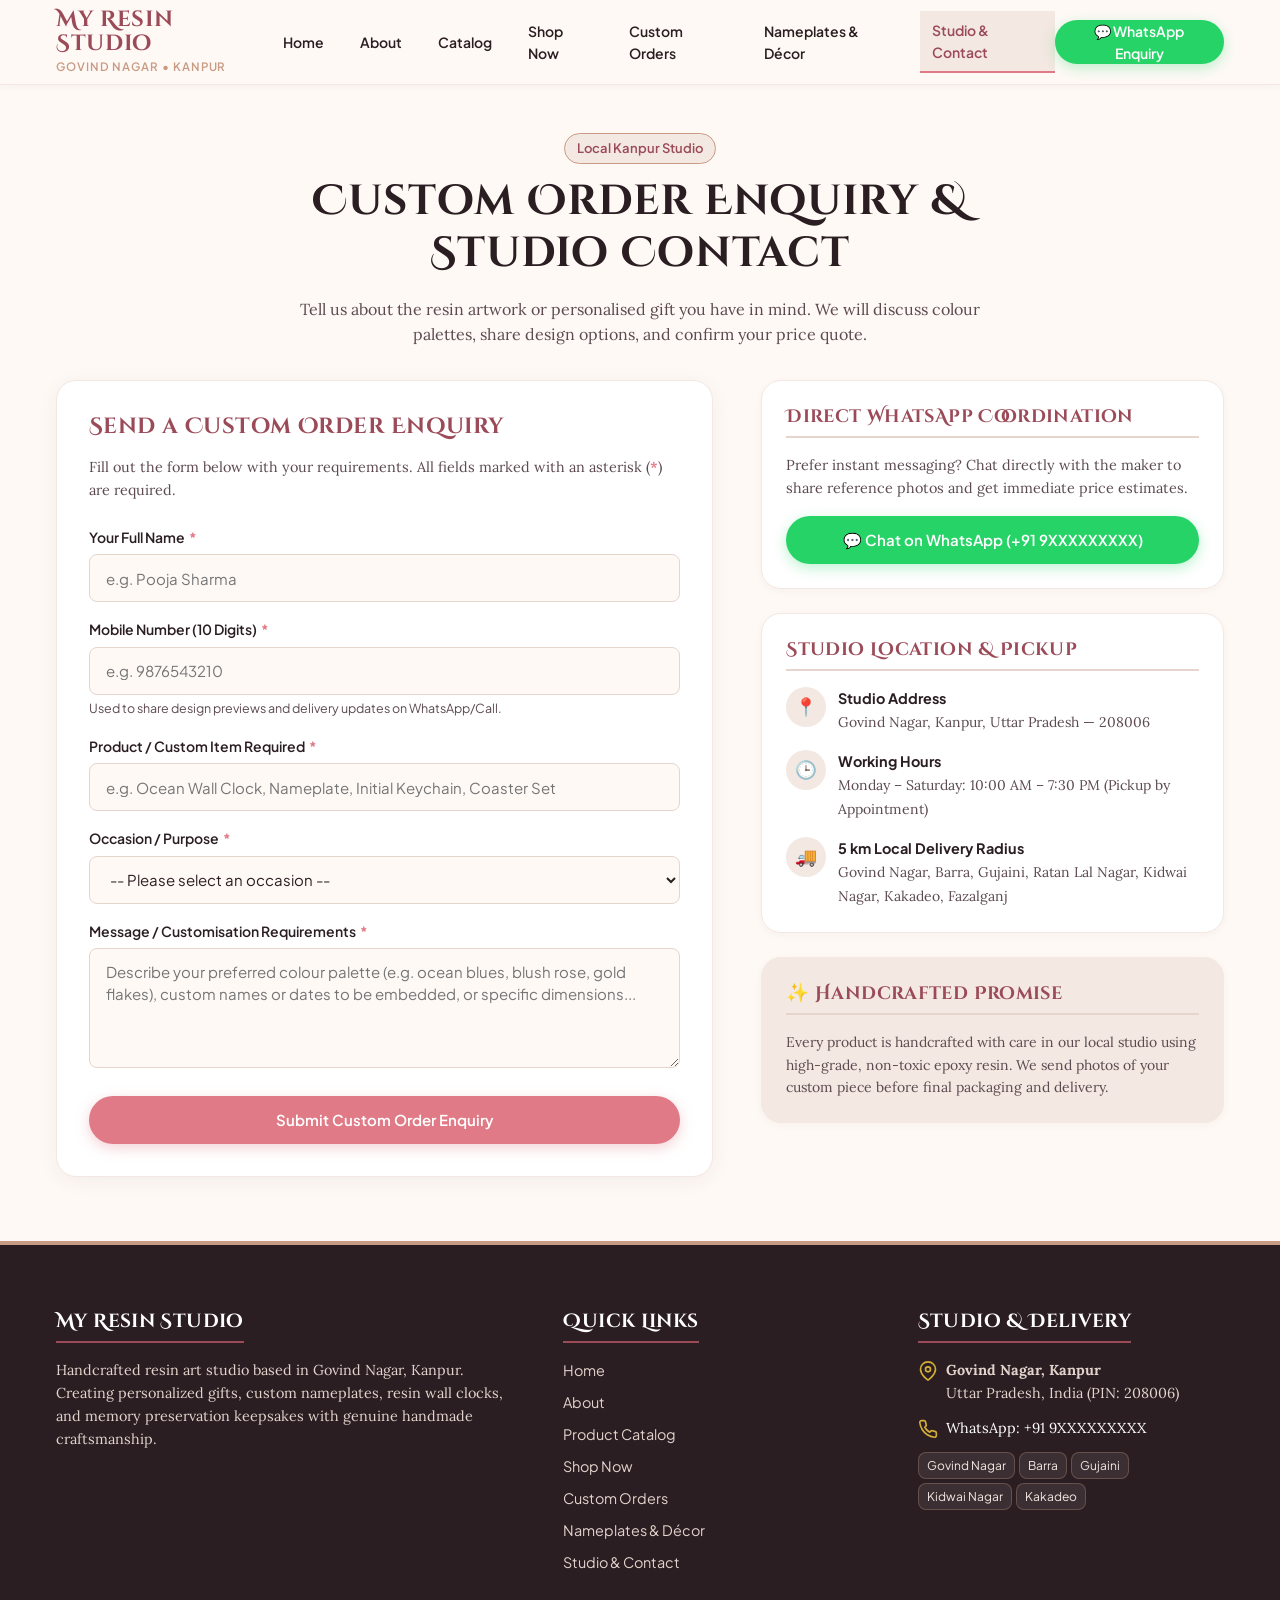
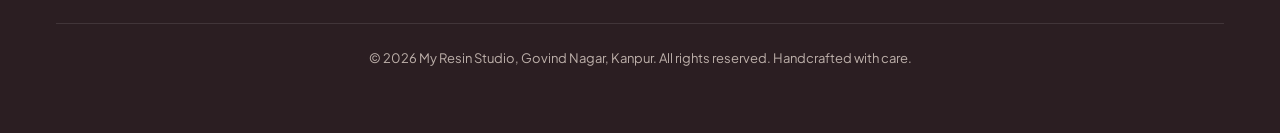
<file: contact.html>
<!DOCTYPE html>
<html lang="en">
<head>
  <meta charset="UTF-8">
  <meta name="viewport" content="width=device-width, initial-scale=1.0">
  <title>Resin Artist Near Govind Nagar Kanpur | Studio Contact</title>
  <meta name="description" content="Visit My Resin Studio in Govind Nagar, Kanpur. Connect for custom orders, local studio pickup, and delivery across nearby Kanpur localities.">
  <link rel="stylesheet" href="style.css">
</head>
<body>

  <!-- Reusable Header across all pages -->
  <header class="site-header">
    <div class="container header-inner">
      <a href="index.html" class="brand-logo" aria-label="My Resin Studio Home">
        <span class="brand-title">My Resin Studio</span>
        <span class="brand-subtitle">Govind Nagar • Kanpur</span>
      </a>

      <button id="nav-toggle" class="nav-toggle" aria-expanded="false" aria-controls="nav-menu" aria-label="Toggle navigation menu">
        <span class="nav-toggle-icon"></span>
      </button>

      <nav id="nav-menu" class="primary-nav" aria-label="Main Navigation">
        <ul class="nav-list">
          <li><a href="index.html" class="nav-link">Home</a></li>
          <li><a href="about.html" class="nav-link">About</a></li>
          <li><a href="products.html" class="nav-link">Catalog</a></li>
          <li><a href="shop.html" class="nav-link">Shop Now</a></li>
          <li><a href="custom-order.html" class="nav-link">Custom Orders</a></li>
          <li><a href="name-plates-and-decor.html" class="nav-link">Nameplates &amp; Décor</a></li>
          <li><a href="contact.html" class="nav-link active">Studio &amp; Contact</a></li>
        </ul>
      </nav>

      <div class="header-cta-desktop">
        <a href="https://wa.me/919XXXXXXXXX?text=Hi%20My%20Resin%20Studio,%20I%20would%20like%20to%20enquire%20about%20a%20handcrafted%20resin%20piece" class="btn btn-whatsapp btn-sm" target="_blank" rel="noopener noreferrer">
          💬 WhatsApp Enquiry
        </a>
      </div>
    </div>
  </header>

  <main>
    <section class="contact-section" aria-labelledby="contact-heading">
      <div class="container">
        <div class="section-header">
          <div class="badge">Local Kanpur Studio</div>
          <h1 id="contact-heading">Custom Order Enquiry & Studio Contact</h1>
          <p>Tell us about the resin artwork or personalised gift you have in mind. We will discuss colour palettes, share design options, and confirm your price quote.</p>
        </div>

        <!-- Success Message Banner (Shown on valid form submission) -->
        <div id="form-success" class="form-success-banner" role="status" aria-live="polite">
          <div class="success-icon">✓</div>
          <h3>Enquiry Received Successfully!</h3>
          <p id="success-summary">Thank you! Your custom order enquiry has been received. We will contact you on your mobile number shortly.</p>
          <div class="success-actions">
            <a id="whatsapp-continue-btn" href="https://wa.me/919XXXXXXXXX" class="btn btn-whatsapp" target="_blank" rel="noopener noreferrer">
              💬 Open in WhatsApp Chat Now
            </a>
            <a href="products.html" class="btn btn-secondary">
              Browse More Designs
            </a>
          </div>
        </div>

        <div class="contact-layout">
          <!-- Enquiry Form Column -->
          <div class="contact-card">
            <h2 class="contact-form-title">Send a Custom Order Enquiry</h2>
            <p class="contact-form-subtitle">
              Fill out the form below with your requirements. All fields marked with an asterisk (<span class="required-mark">*</span>) are required.
            </p>

            <form id="enquiry-form" novalidate>
              <!-- Field 1: Customer Name -->
              <div class="form-group">
                <label for="customer-name" class="form-label">
                  Your Full Name <span class="required-mark">*</span>
                </label>
                <input type="text" id="customer-name" name="customer-name" class="form-input" placeholder="e.g. Pooja Sharma" autocomplete="name" required>
                <span id="error-customer-name" class="form-error" role="alert" aria-live="polite"></span>
              </div>

              <!-- Field 2: Mobile Number -->
              <div class="form-group">
                <label for="mobile-number" class="form-label">
                  Mobile Number (10 Digits) <span class="required-mark">*</span>
                </label>
                <input type="tel" id="mobile-number" name="mobile-number" class="form-input" placeholder="e.g. 9876543210" maxlength="10" autocomplete="tel" required>
                <span class="form-hint">Used to share design previews and delivery updates on WhatsApp/Call.</span>
                <span id="error-mobile-number" class="form-error" role="alert" aria-live="polite"></span>
              </div>

              <!-- Field 3: Product Required -->
              <div class="form-group">
                <label for="product-item" class="form-label">
                  Product / Custom Item Required <span class="required-mark">*</span>
                </label>
                <input type="text" id="product-item" name="product-item" class="form-input" placeholder="e.g. Ocean Wall Clock, Nameplate, Initial Keychain, Coaster Set" required>
                <span id="error-product-item" class="form-error" role="alert" aria-live="polite"></span>
              </div>

              <!-- Field 4: Occasion Dropdown -->
              <div class="form-group">
                <label for="occasion" class="form-label">
                  Occasion / Purpose <span class="required-mark">*</span>
                </label>
                <select id="occasion" name="occasion" class="form-select" required>
                  <option value="">-- Please select an occasion --</option>
                  <option value="Birthday">Birthday</option>
                  <option value="Anniversary">Anniversary</option>
                  <option value="Wedding">Wedding</option>
                  <option value="Home Décor">Home Décor</option>
                  <option value="Personalised Gift">Personalised Gift</option>
                  <option value="Corporate Gift">Corporate Gift</option>
                  <option value="Other">Other</option>
                </select>
                <span id="error-occasion" class="form-error" role="alert" aria-live="polite"></span>
              </div>

              <!-- Field 5: Message / Requirements -->
              <div class="form-group">
                <label for="custom-message" class="form-label">
                  Message / Customisation Requirements <span class="required-mark">*</span>
                </label>
                <textarea id="custom-message" name="custom-message" class="form-textarea" placeholder="Describe your preferred colour palette (e.g. ocean blues, blush rose, gold flakes), custom names or dates to be embedded, or specific dimensions..." required></textarea>
                <span id="error-custom-message" class="form-error" role="alert" aria-live="polite"></span>
              </div>

              <!-- Submit Button -->
              <button type="submit" class="btn btn-primary btn-submit">
                Submit Custom Order Enquiry
              </button>
            </form>
          </div>

          <!-- Studio & Direct Contact Sidebar -->
          <div class="contact-info-panel">
            <div class="info-card">
              <h3>Direct WhatsApp Coordination</h3>
              <p class="contact-direct-desc">
                Prefer instant messaging? Chat directly with the maker to share reference photos and get immediate price estimates.
              </p>
              <a href="https://wa.me/919XXXXXXXXX?text=Hi%20My%20Resin%20Studio,%20I%20would%20like%20to%20discuss%20a%20custom%20resin%20order" class="btn btn-whatsapp btn-block" target="_blank" rel="noopener noreferrer">
                💬 Chat on WhatsApp (+91 9XXXXXXXXX)
              </a>
            </div>

            <div class="info-card">
              <h3>Studio Location &amp; Pickup</h3>
              <ul class="contact-quick-list">
                <li class="contact-quick-item">
                  <div class="contact-icon-bubble">📍</div>
                  <div class="contact-details-text">
                    <strong>Studio Address</strong>
                    <span>Govind Nagar, Kanpur, Uttar Pradesh — 208006</span>
                  </div>
                </li>
                <li class="contact-quick-item">
                  <div class="contact-icon-bubble">🕒</div>
                  <div class="contact-details-text">
                    <strong>Working Hours</strong>
                    <span>Monday – Saturday: 10:00 AM – 7:30 PM (Pickup by Appointment)</span>
                  </div>
                </li>
                <li class="contact-quick-item">
                  <div class="contact-icon-bubble">🚚</div>
                  <div class="contact-details-text">
                    <strong>5 km Local Delivery Radius</strong>
                    <span>Govind Nagar, Barra, Gujaini, Ratan Lal Nagar, Kidwai Nagar, Kakadeo, Fazalganj</span>
                  </div>
                </li>
              </ul>
            </div>

            <div class="info-card contact-promise-card">
              <h3 class="contact-promise-title">✨ Handcrafted Promise</h3>
              <p class="contact-promise-desc">
                Every product is handcrafted with care in our local studio using high-grade, non-toxic epoxy resin. We send photos of your custom piece before final packaging and delivery.
              </p>
            </div>
          </div>
        </div>
      </div>
    </section>
  </main>

  <!-- Reusable Footer across all pages -->
  <footer class="site-footer">
    <div class="container">
      <div class="footer-grid">
        <div class="footer-col footer-about">
          <h3>My Resin Studio</h3>
          <p>Handcrafted resin art studio based in Govind Nagar, Kanpur. Creating personalized gifts, custom nameplates, resin wall clocks, and memory preservation keepsakes with genuine handmade craftsmanship.</p>
        </div>

        <div class="footer-col">
          <h3>Quick Links</h3>
          <ul class="footer-links">
            <li><a href="index.html">Home</a></li>
            <li><a href="about.html">About</a></li>
            <li><a href="products.html">Product Catalog</a></li>
            <li><a href="shop.html">Shop Now</a></li>
            <li><a href="custom-order.html">Custom Orders</a></li>
            <li><a href="name-plates-and-decor.html">Nameplates &amp; Décor</a></li>
            <li><a href="contact.html">Studio &amp; Contact</a></li>
          </ul>
        </div>

        <div class="footer-col">
          <h3>Studio &amp; Delivery</h3>
          <div class="footer-contact-item">
            <svg viewBox="0 0 24 24" fill="none" stroke="currentColor" stroke-width="2" stroke-linecap="round" stroke-linejoin="round"><path d="M21 10c0 7-9 13-9 13s-9-6-9-13a9 9 0 0 1 18 0z"></path><circle cx="12" cy="10" r="3"></circle></svg>
            <div>
              <strong>Govind Nagar, Kanpur</strong><br>
              Uttar Pradesh, India (PIN: 208006)
            </div>
          </div>
          <div class="footer-contact-item">
            <svg viewBox="0 0 24 24" fill="none" stroke="currentColor" stroke-width="2" stroke-linecap="round" stroke-linejoin="round"><path d="M22 16.92v3a2 2 0 0 1-2.18 2 19.79 19.79 0 0 1-8.63-3.07 19.5 19.5 0 0 1-6-6 19.79 19.79 0 0 1-3.07-8.67A2 2 0 0 1 4.11 2h3a2 2 0 0 1 2 1.72 12.84 12.84 0 0 0 .7 2.81 2 2 0 0 1-.45 2.11L8.09 9.91a16 16 0 0 0 6 6l1.27-1.27a2 2 0 0 1 2.11-.45 12.84 12.84 0 0 0 2.81.7A2 2 0 0 1 22 16.92z"></path></svg>
            <div>
              <a href="https://wa.me/919XXXXXXXXX" target="_blank" rel="noopener noreferrer">WhatsApp: +91 9XXXXXXXXX</a>
            </div>
          </div>
          <div class="footer-coverage-tags">
            <span class="coverage-tag">Govind Nagar</span>
            <span class="coverage-tag">Barra</span>
            <span class="coverage-tag">Gujaini</span>
            <span class="coverage-tag">Kidwai Nagar</span>
            <span class="coverage-tag">Kakadeo</span>
          </div>
        </div>
      </div>

      <div class="footer-bottom">
        <p>&copy; 2026 My Resin Studio, Govind Nagar, Kanpur. All rights reserved. Handcrafted with care.</p>
      </div>
    </div>
  </footer>

  <!-- Sticky Conversion Bar for Mobile Screens -->
  <aside class="mobile-sticky-bar" aria-label="Quick Mobile Actions">
    <a href="https://wa.me/919XXXXXXXXX?text=Hi%20My%20Resin%20Studio,%20I%20want%20to%20enquire%20about%20a%20custom%20resin%20gift" class="btn btn-whatsapp" target="_blank" rel="noopener noreferrer">
      💬 WhatsApp
    </a>
    <a href="custom-order.html" class="btn btn-primary">
      ✨ Custom Order
    </a>
  </aside>

  <script src="script.js"></script>
</body>
</html>
</file>
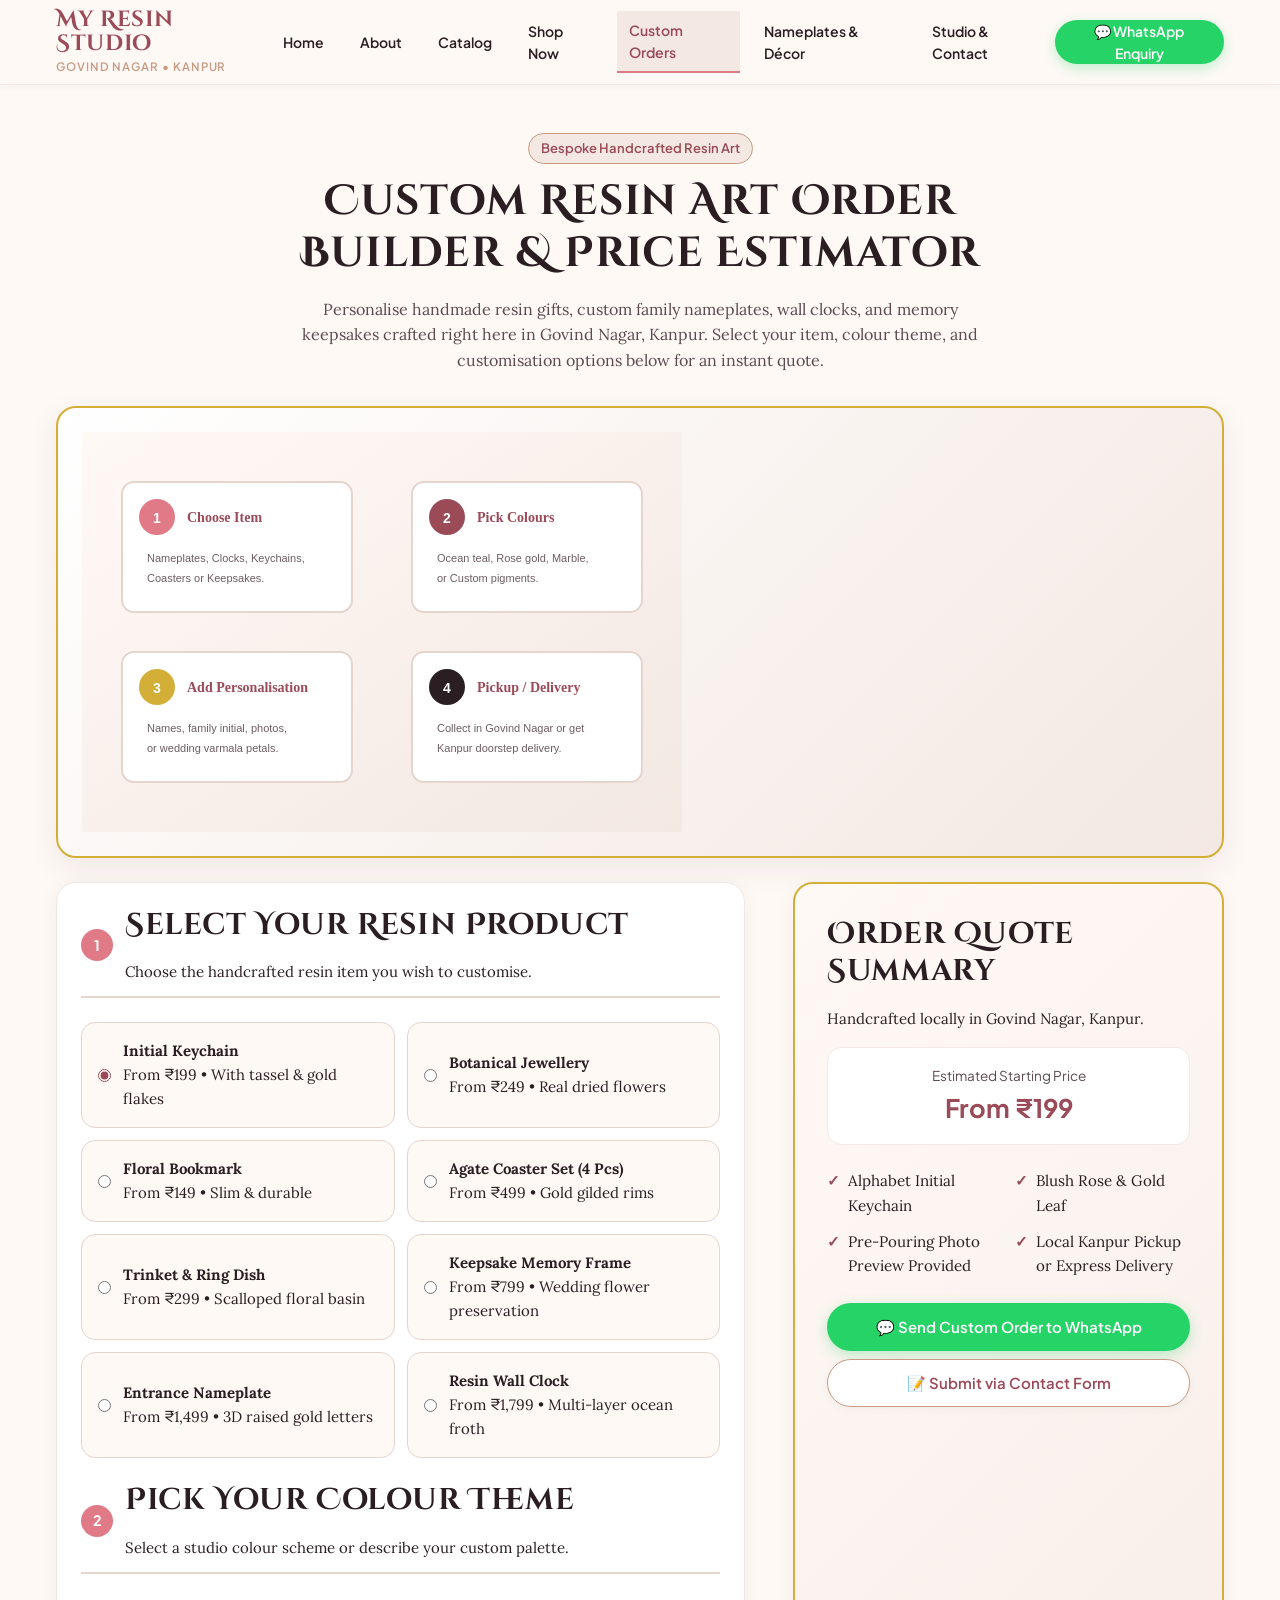
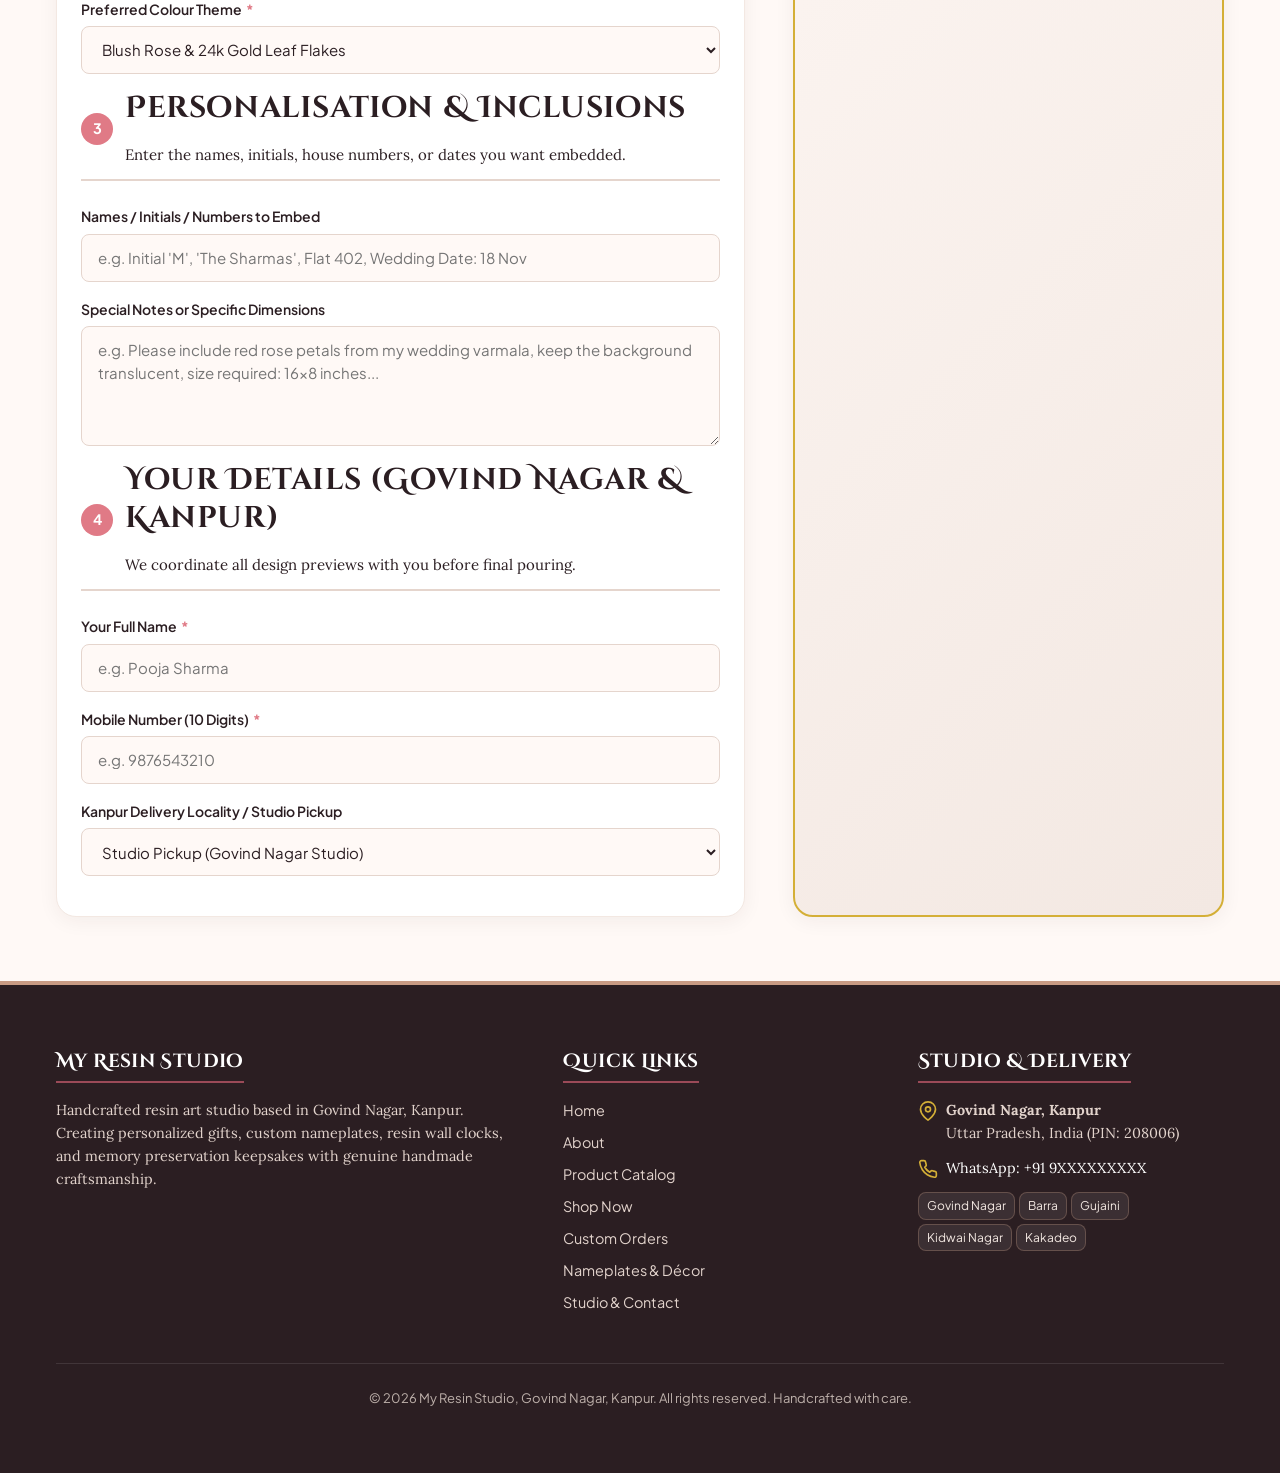
<file: custom-order.html>
﻿<!DOCTYPE html>
<html lang="en">
<head>
  <meta charset="UTF-8">
  <meta name="viewport" content="width=device-width, initial-scale=1.0">
  <title>Custom Resin Art Orders & Price Estimator | My Resin Studio Kanpur</title>
  <meta name="description" content="Order custom resin art, personalised gifts, nameplates, and wall clocks in Govind Nagar, Kanpur. Calculate estimates and coordinate directly on WhatsApp.">
  <link rel="stylesheet" href="style.css">
</head>
<body>

  <!-- Reusable Header across all pages -->
  <header class="site-header">
    <div class="container header-inner">
      <a href="index.html" class="brand-logo" aria-label="My Resin Studio Home">
        <span class="brand-title">My Resin Studio</span>
        <span class="brand-subtitle">Govind Nagar • Kanpur</span>
      </a>

      <button id="nav-toggle" class="nav-toggle" aria-expanded="false" aria-controls="nav-menu" aria-label="Toggle navigation menu">
        <span class="nav-toggle-icon"></span>
      </button>

      <nav id="nav-menu" class="primary-nav" aria-label="Main Navigation">
        <ul class="nav-list">
          <li><a href="index.html" class="nav-link">Home</a></li>
          <li><a href="about.html" class="nav-link">About</a></li>
          <li><a href="products.html" class="nav-link">Catalog</a></li>
          <li><a href="shop.html" class="nav-link">Shop Now</a></li>
          <li><a href="custom-order.html" class="nav-link active">Custom Orders</a></li>
          <li><a href="name-plates-and-decor.html" class="nav-link">Nameplates &amp; Décor</a></li>
          <li><a href="contact.html" class="nav-link">Studio &amp; Contact</a></li>
        </ul>
      </nav>

      <div class="header-cta-desktop">
        <a href="https://wa.me/919XXXXXXXXX?text=Hi%20My%20Resin%20Studio,%20I%20would%20like%20to%20enquire%20about%20a%20handcrafted%20resin%20piece" class="btn btn-whatsapp btn-sm" target="_blank" rel="noopener noreferrer">
          💬 WhatsApp Enquiry
        </a>
      </div>
    </div>
  </header>

  <main>
    <!-- Custom Order Intro Section -->
    <section class="catalog-section" aria-labelledby="builder-heading">
      <div class="container">
        <div class="section-header">
          <div class="badge">Bespoke Handcrafted Resin Art</div>
          <h1 id="builder-heading">Custom Resin Art Order Builder &amp; Price Estimator</h1>
          <p>
            Personalise handmade resin gifts, custom family nameplates, wall clocks, and memory keepsakes crafted right here in Govind Nagar, Kanpur. Select your item, colour theme, and customisation options below for an instant quote.
          </p>
        </div>

        <!-- Visual Creation Flow -->
        <div class="about-visual-box">
          <img src="images/custom-builder-flow.svg" alt="Step-by-step custom resin order creation process in Govind Nagar Kanpur" width="600" height="400">
        </div>

        <div class="builder-layout">
          <!-- Interactive Builder Form -->
          <div class="builder-card">
            <form id="custom-builder-form" novalidate>
              <!-- Step 1: Item Selection -->
              <div class="builder-step-header">
                <span class="builder-step-num">1</span>
                <div>
                  <h2 class="h3">Select Your Resin Product</h2>
                  <p class="text-sm">Choose the handcrafted resin item you wish to customise.</p>
                </div>
              </div>

              <div class="builder-options-grid">
                <label class="builder-radio-label">
                  <input type="radio" name="custom-item" value="Alphabet Initial Keychain" data-base-price="199" checked>
                  <div>
                    <strong>Initial Keychain</strong><br>
                    <span class="text-sm">From ₹199 • With tassel &amp; gold flakes</span>
                  </div>
                </label>

                <label class="builder-radio-label">
                  <input type="radio" name="custom-item" value="Botanical Resin Jewellery" data-base-price="249">
                  <div>
                    <strong>Botanical Jewellery</strong><br>
                    <span class="text-sm">From ₹249 • Real dried flowers</span>
                  </div>
                </label>

                <label class="builder-radio-label">
                  <input type="radio" name="custom-item" value="Floral Resin Bookmark" data-base-price="149">
                  <div>
                    <strong>Floral Bookmark</strong><br>
                    <span class="text-sm">From ₹149 • Slim &amp; durable</span>
                  </div>
                </label>

                <label class="builder-radio-label">
                  <input type="radio" name="custom-item" value="Agate Resin Coaster Set (4 Pcs)" data-base-price="499">
                  <div>
                    <strong>Agate Coaster Set (4 Pcs)</strong><br>
                    <span class="text-sm">From ₹499 • Gold gilded rims</span>
                  </div>
                </label>

                <label class="builder-radio-label">
                  <input type="radio" name="custom-item" value="Resin Trinket Dish" data-base-price="299">
                  <div>
                    <strong>Trinket &amp; Ring Dish</strong><br>
                    <span class="text-sm">From ₹299 • Scalloped floral basin</span>
                  </div>
                </label>

                <label class="builder-radio-label">
                  <input type="radio" name="custom-item" value="Photo or Varmala Keepsake Block" data-base-price="799">
                  <div>
                    <strong>Keepsake Memory Frame</strong><br>
                    <span class="text-sm">From ₹799 • Wedding flower preservation</span>
                  </div>
                </label>

                <label class="builder-radio-label">
                  <input type="radio" name="custom-item" value="Custom Entrance Nameplate" data-base-price="1499">
                  <div>
                    <strong>Entrance Nameplate</strong><br>
                    <span class="text-sm">From ₹1,499 • 3D raised gold letters</span>
                  </div>
                </label>

                <label class="builder-radio-label">
                  <input type="radio" name="custom-item" value="Ocean Wave Resin Wall Clock" data-base-price="1799">
                  <div>
                    <strong>Resin Wall Clock</strong><br>
                    <span class="text-sm">From ₹1,799 • Multi-layer ocean froth</span>
                  </div>
                </label>
              </div>

              <!-- Step 2: Colour Palette Selection -->
              <div class="builder-step-header">
                <span class="builder-step-num">2</span>
                <div>
                  <h2 class="h3">Pick Your Colour Theme</h2>
                  <p class="text-sm">Select a studio colour scheme or describe your custom palette.</p>
                </div>
              </div>

              <div class="form-group">
                <label for="builder-theme" class="form-label">
                  Preferred Colour Theme <span class="required-mark">*</span>
                </label>
                <select id="builder-theme" name="builder-theme" class="form-select" required>
                  <option value="Blush Rose & Gold Leaf">Blush Rose &amp; 24k Gold Leaf Flakes</option>
                  <option value="Deep Ocean Teal & Sea Foam">Deep Ocean Teal &amp; White Sea Foam</option>
                  <option value="Black Marble & Champagne Gold">Black Marble &amp; Champagne Gold Veins</option>
                  <option value="Maroon Beige & Pressed Botanicals">Maroon Beige &amp; Real Dried Flowers</option>
                  <option value="Emerald Geode & Crystal Glitters">Emerald Geode &amp; Crystal Glitters</option>
                  <option value="Custom Colour Palette">Custom Colour Combination (Specify Below)</option>
                </select>
              </div>

              <!-- Step 3: Personalisation & Custom Text -->
              <div class="builder-step-header">
                <span class="builder-step-num">3</span>
                <div>
                  <h2 class="h3">Personalisation &amp; Inclusions</h2>
                  <p class="text-sm">Enter the names, initials, house numbers, or dates you want embedded.</p>
                </div>
              </div>

              <div class="form-group">
                <label for="builder-text" class="form-label">
                  Names / Initials / Numbers to Embed
                </label>
                <input type="text" id="builder-text" name="builder-text" class="form-input" placeholder="e.g. Initial 'M', 'The Sharmas', Flat 402, Wedding Date: 18 Nov">
              </div>

              <div class="form-group">
                <label for="builder-notes" class="form-label">
                  Special Notes or Specific Dimensions
                </label>
                <textarea id="builder-notes" name="builder-notes" class="form-textarea" placeholder="e.g. Please include red rose petals from my wedding varmala, keep the background translucent, size required: 16x8 inches..."></textarea>
              </div>

              <!-- Step 4: Contact & Local Delivery -->
              <div class="builder-step-header">
                <span class="builder-step-num">4</span>
                <div>
                  <h2 class="h3">Your Details (Govind Nagar &amp; Kanpur)</h2>
                  <p class="text-sm">We coordinate all design previews with you before final pouring.</p>
                </div>
              </div>

              <div class="form-group">
                <label for="builder-name" class="form-label">
                  Your Full Name <span class="required-mark">*</span>
                </label>
                <input type="text" id="builder-name" name="builder-name" class="form-input" placeholder="e.g. Pooja Sharma" required>
              </div>

              <div class="form-group">
                <label for="builder-phone" class="form-label">
                  Mobile Number (10 Digits) <span class="required-mark">*</span>
                </label>
                <input type="tel" id="builder-phone" name="builder-phone" class="form-input" placeholder="e.g. 9876543210" maxlength="10" required>
              </div>

              <div class="form-group">
                <label for="builder-locality" class="form-label">
                  Kanpur Delivery Locality / Studio Pickup
                </label>
                <select id="builder-locality" name="builder-locality" class="form-select">
                  <option value="Studio Pickup (Govind Nagar)">Studio Pickup (Govind Nagar Studio)</option>
                  <option value="Govind Nagar Delivery">Govind Nagar Delivery</option>
                  <option value="Barra Delivery">Barra Delivery</option>
                  <option value="Gujaini Delivery">Gujaini Delivery</option>
                  <option value="Kidwai Nagar Delivery">Kidwai Nagar Delivery</option>
                  <option value="Kakadeo Delivery">Kakadeo Delivery</option>
                  <option value="Ratan Lal Nagar Delivery">Ratan Lal Nagar Delivery</option>
                  <option value="Other Kanpur Area">Other Kanpur Locality</option>
                </select>
              </div>
            </form>
          </div>

          <!-- Dynamic Live Quote Summary Sidebar -->
          <div class="builder-summary-panel">
            <h2 class="h3">Order Quote Summary</h2>
            <p class="text-sm">Handcrafted locally in Govind Nagar, Kanpur.</p>

            <div class="summary-price-box">
              <span class="summary-price-label">Estimated Starting Price</span>
              <div id="live-price-display" class="summary-price-value">From ₹199</div>
            </div>

            <ul class="decor-specs-list">
              <li class="decor-spec-item">
                <span class="decor-spec-icon">✓</span>
                <span id="summary-item-text">Alphabet Initial Keychain</span>
              </li>
              <li class="decor-spec-item">
                <span class="decor-spec-icon">✓</span>
                <span id="summary-theme-text">Blush Rose &amp; Gold Leaf</span>
              </li>
              <li class="decor-spec-item">
                <span class="decor-spec-icon">✓</span>
                <span>Pre-Pouring Photo Preview Provided</span>
              </li>
              <li class="decor-spec-item">
                <span class="decor-spec-icon">✓</span>
                <span>Local Kanpur Pickup or Express Delivery</span>
              </li>
            </ul>

            <div class="shop-card-cta-group">
              <a id="builder-whatsapp-btn" href="https://wa.me/919XXXXXXXXX?text=Hi%20My%20Resin%20Studio,%20I%20want%20to%20order%20a%20custom%20Alphabet%20Initial%20Keychain%20(From%20%E2%82%B9199)" class="btn btn-whatsapp btn-block" target="_blank" rel="noopener noreferrer">
                💬 Send Custom Order to WhatsApp
              </a>
              <a href="contact.html" class="btn btn-secondary btn-block">
                📝 Submit via Contact Form
              </a>
            </div>
          </div>
        </div>
      </div>
    </section>
  </main>

  <!-- Reusable Footer across all pages -->
  <footer class="site-footer">
    <div class="container">
      <div class="footer-grid">
        <div class="footer-col footer-about">
          <h3>My Resin Studio</h3>
          <p>Handcrafted resin art studio based in Govind Nagar, Kanpur. Creating personalized gifts, custom nameplates, resin wall clocks, and memory preservation keepsakes with genuine handmade craftsmanship.</p>
        </div>

        <div class="footer-col">
          <h3>Quick Links</h3>
          <ul class="footer-links">
            <li><a href="index.html">Home</a></li>
            <li><a href="about.html">About</a></li>
            <li><a href="products.html">Product Catalog</a></li>
            <li><a href="shop.html">Shop Now</a></li>
            <li><a href="custom-order.html">Custom Orders</a></li>
            <li><a href="name-plates-and-decor.html">Nameplates &amp; Décor</a></li>
            <li><a href="contact.html">Studio &amp; Contact</a></li>
          </ul>
        </div>

        <div class="footer-col">
          <h3>Studio &amp; Delivery</h3>
          <div class="footer-contact-item">
            <svg viewBox="0 0 24 24" fill="none" stroke="currentColor" stroke-width="2" stroke-linecap="round" stroke-linejoin="round"><path d="M21 10c0 7-9 13-9 13s-9-6-9-13a9 9 0 0 1 18 0z"></path><circle cx="12" cy="10" r="3"></circle></svg>
            <div>
              <strong>Govind Nagar, Kanpur</strong><br>
              Uttar Pradesh, India (PIN: 208006)
            </div>
          </div>
          <div class="footer-contact-item">
            <svg viewBox="0 0 24 24" fill="none" stroke="currentColor" stroke-width="2" stroke-linecap="round" stroke-linejoin="round"><path d="M22 16.92v3a2 2 0 0 1-2.18 2 19.79 19.79 0 0 1-8.63-3.07 19.5 19.5 0 0 1-6-6 19.79 19.79 0 0 1-3.07-8.67A2 2 0 0 1 4.11 2h3a2 2 0 0 1 2 1.72 12.84 12.84 0 0 0 .7 2.81 2 2 0 0 1-.45 2.11L8.09 9.91a16 16 0 0 0 6 6l1.27-1.27a2 2 0 0 1 2.11-.45 12.84 12.84 0 0 0 2.81.7A2 2 0 0 1 22 16.92z"></path></svg>
            <div>
              <a href="https://wa.me/919XXXXXXXXX" target="_blank" rel="noopener noreferrer">WhatsApp: +91 9XXXXXXXXX</a>
            </div>
          </div>
          <div class="footer-coverage-tags">
            <span class="coverage-tag">Govind Nagar</span>
            <span class="coverage-tag">Barra</span>
            <span class="coverage-tag">Gujaini</span>
            <span class="coverage-tag">Kidwai Nagar</span>
            <span class="coverage-tag">Kakadeo</span>
          </div>
        </div>
      </div>

      <div class="footer-bottom">
        <p>&copy; 2026 My Resin Studio, Govind Nagar, Kanpur. All rights reserved. Handcrafted with care.</p>
      </div>
    </div>
  </footer>

  <!-- Sticky Conversion Bar for Mobile Screens -->
  <aside class="mobile-sticky-bar" aria-label="Quick Mobile Actions">
    <a href="https://wa.me/919XXXXXXXXX?text=Hi%20My%20Resin%20Studio,%20I%20want%20to%20enquire%20about%20a%20custom%20resin%20gift" class="btn btn-whatsapp" target="_blank" rel="noopener noreferrer">
      💬 WhatsApp
    </a>
    <a href="custom-order.html" class="btn btn-primary">
      ✨ Custom Order
    </a>
  </aside>

  <script src="script.js"></script>
</body>
</html>
</file>
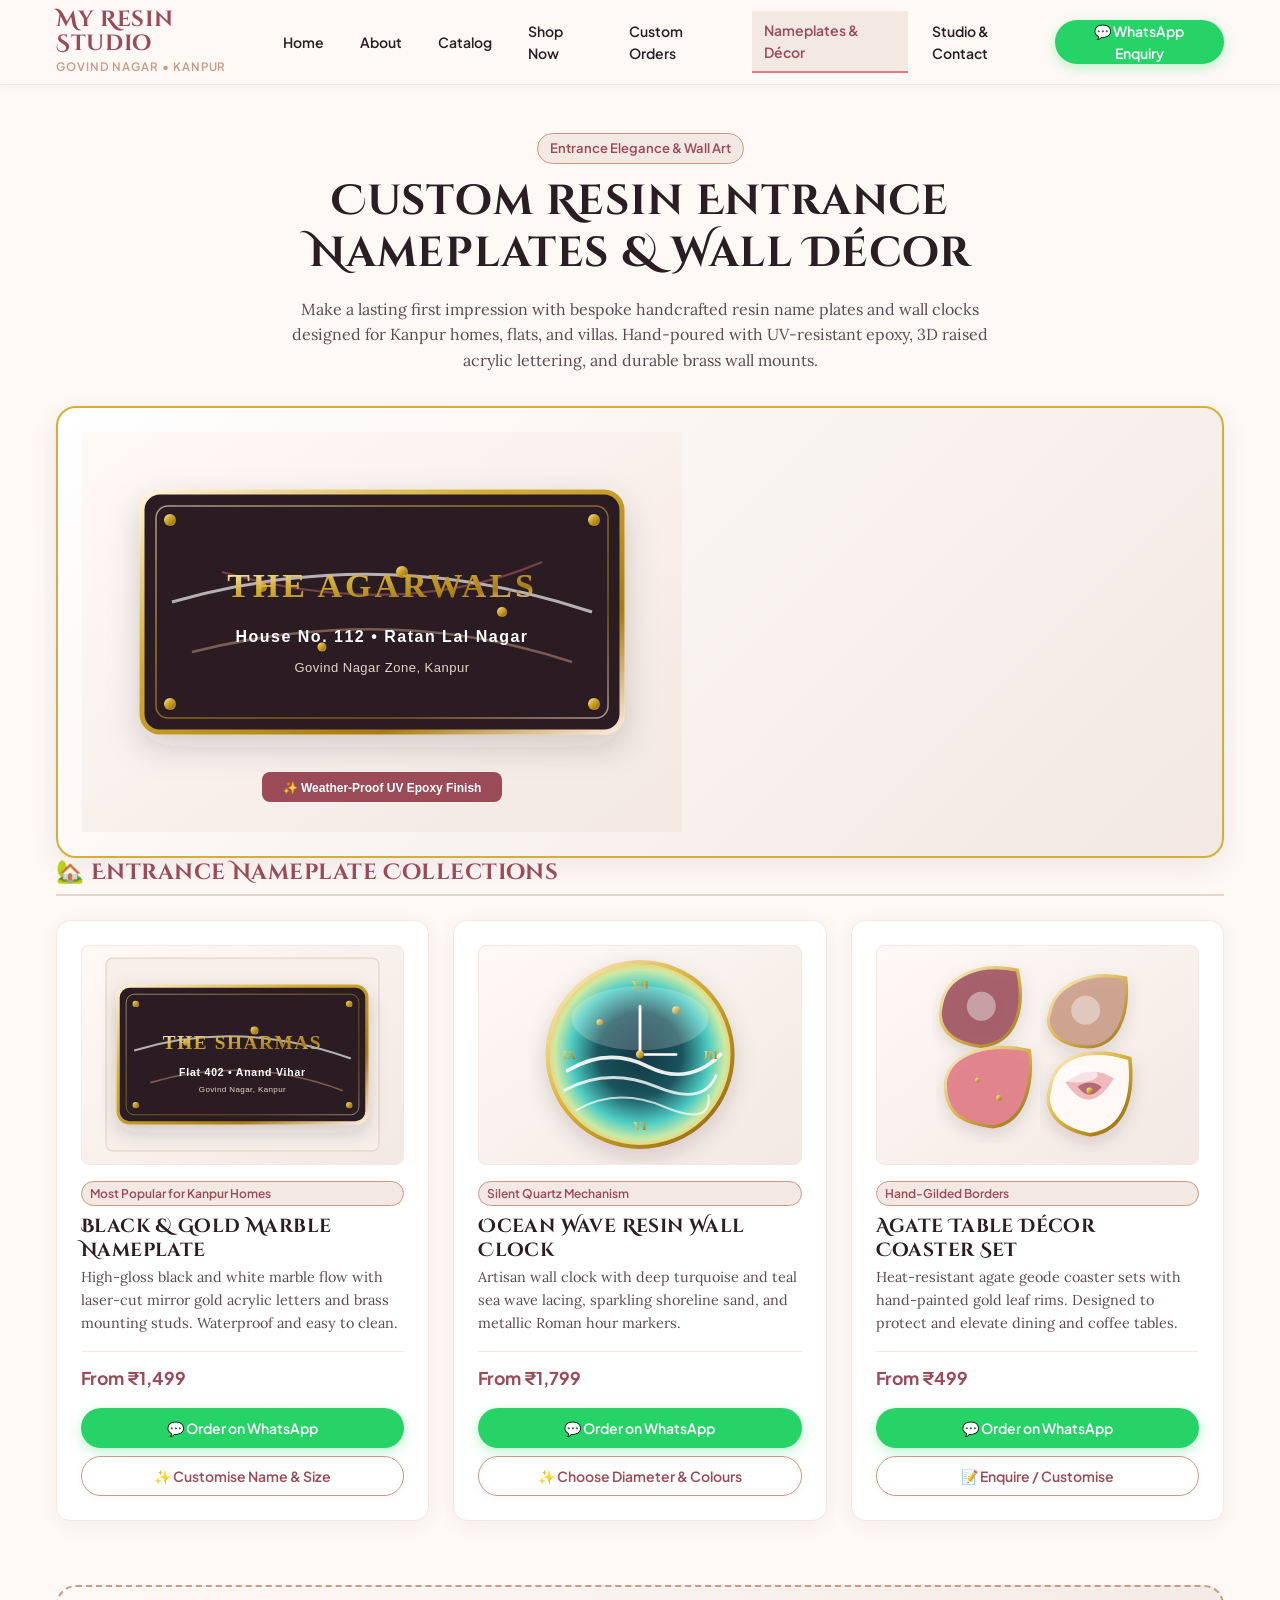
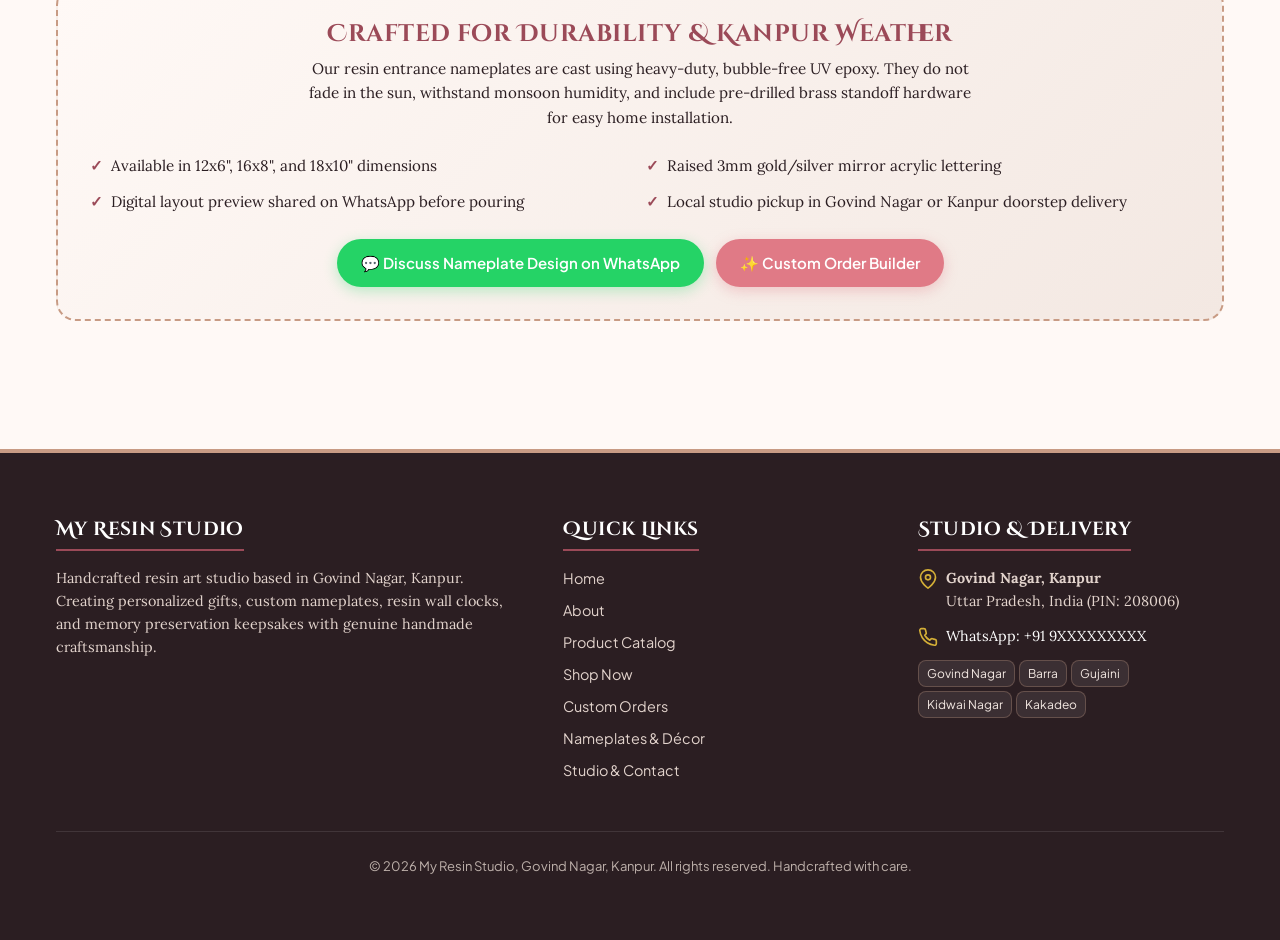
<file: name-plates-and-decor.html>
﻿<!DOCTYPE html>
<html lang="en">
<head>
  <meta charset="UTF-8">
  <meta name="viewport" content="width=device-width, initial-scale=1.0">
  <title>Custom Resin Name Plates & Wall Décor in Kanpur | My Resin Studio</title>
  <meta name="description" content="Handcrafted resin entrance nameplates, house plaques, and wall clocks in Govind Nagar, Kanpur. 3D acrylic letters, weather-resistant finish, and local delivery.">
  <link rel="stylesheet" href="style.css">
</head>
<body>

  <!-- Reusable Header across all pages -->
  <header class="site-header">
    <div class="container header-inner">
      <a href="index.html" class="brand-logo" aria-label="My Resin Studio Home">
        <span class="brand-title">My Resin Studio</span>
        <span class="brand-subtitle">Govind Nagar • Kanpur</span>
      </a>

      <button id="nav-toggle" class="nav-toggle" aria-expanded="false" aria-controls="nav-menu" aria-label="Toggle navigation menu">
        <span class="nav-toggle-icon"></span>
      </button>

      <nav id="nav-menu" class="primary-nav" aria-label="Main Navigation">
        <ul class="nav-list">
          <li><a href="index.html" class="nav-link">Home</a></li>
          <li><a href="about.html" class="nav-link">About</a></li>
          <li><a href="products.html" class="nav-link">Catalog</a></li>
          <li><a href="shop.html" class="nav-link">Shop Now</a></li>
          <li><a href="custom-order.html" class="nav-link">Custom Orders</a></li>
          <li><a href="name-plates-and-decor.html" class="nav-link active">Nameplates &amp; Décor</a></li>
          <li><a href="contact.html" class="nav-link">Studio &amp; Contact</a></li>
        </ul>
      </nav>

      <div class="header-cta-desktop">
        <a href="https://wa.me/919XXXXXXXXX?text=Hi%20My%20Resin%20Studio,%20I%20would%20like%20to%20enquire%20about%20a%20handcrafted%20resin%20piece" class="btn btn-whatsapp btn-sm" target="_blank" rel="noopener noreferrer">
          💬 WhatsApp Enquiry
        </a>
      </div>
    </div>
  </header>

  <main>
    <!-- Nameplates & Decor Showcase Hero -->
    <section class="catalog-section" aria-labelledby="decor-heading">
      <div class="container">
        <div class="section-header">
          <div class="badge">Entrance Elegance &amp; Wall Art</div>
          <h1 id="decor-heading">Custom Resin Entrance Nameplates &amp; Wall Décor</h1>
          <p>
            Make a lasting first impression with bespoke handcrafted resin name plates and wall clocks designed for Kanpur homes, flats, and villas. Hand-poured with UV-resistant epoxy, 3D raised acrylic lettering, and durable brass wall mounts.
          </p>
        </div>

        <!-- Featured Visual Showcase -->
        <div class="about-visual-box">
          <img src="images/nameplate-styles-showcase.svg" alt="Luxury handcrafted resin entrance nameplate styles with 3D raised gold letters and marble veins" width="600" height="400">
        </div>

        <!-- Nameplate Styles Grid -->
        <div class="catalog-category-block">
          <div class="category-title-wrap">
            <h2>🏡 Entrance Nameplate Collections</h2>
          </div>

          <div class="product-grid">
            <!-- Style 1: Marble & Gold Acrylic -->
            <article class="card product-card">
              <div class="product-visual">
                <img src="images/nameplate-entrance.svg" alt="Luxury handcrafted resin entrance nameplate with gold 3D acrylic letters and marble background" width="400" height="300" loading="lazy">
              </div>
              <div class="product-content">
                <span class="shop-card-badge">Most Popular for Kanpur Homes</span>
                <h3 class="product-title">Black &amp; Gold Marble Nameplate</h3>
                <p class="product-desc">High-gloss black and white marble flow with laser-cut mirror gold acrylic letters and brass mounting studs. Waterproof and easy to clean.</p>
                <div class="product-footer">
                  <span class="price-tag">From ₹1,499</span>
                </div>
                <div class="shop-card-cta-group">
                  <a href="https://wa.me/919XXXXXXXXX?text=Hi%20My%20Resin%20Studio,%20I%20want%20to%20order%20a%20Black%20and%20Gold%20Marble%20Nameplate%20(From%20%E2%82%B91,499)" class="btn btn-whatsapp btn-sm" target="_blank" rel="noopener noreferrer">
                    💬 Order on WhatsApp
                  </a>
                  <a href="custom-order.html" class="btn btn-secondary btn-sm">
                    ✨ Customise Name &amp; Size
                  </a>
                </div>
              </div>
            </article>

            <!-- Style 2: Ocean Wave Resin Clock -->
            <article class="card product-card">
              <div class="product-visual">
                <img src="images/wall-clock-ocean.svg" alt="Ocean theme resin wall clock with multi-layered sea froth and gold Roman numerals" width="400" height="300" loading="lazy">
              </div>
              <div class="product-content">
                <span class="shop-card-badge">Silent Quartz Mechanism</span>
                <h3 class="product-title">Ocean Wave Resin Wall Clock</h3>
                <p class="product-desc">Artisan wall clock with deep turquoise and teal sea wave lacing, sparkling shoreline sand, and metallic Roman hour markers.</p>
                <div class="product-footer">
                  <span class="price-tag">From ₹1,799</span>
                </div>
                <div class="shop-card-cta-group">
                  <a href="https://wa.me/919XXXXXXXXX?text=Hi%20My%20Resin%20Studio,%20I%20want%20to%20order%20an%20Ocean%20Wave%20Resin%20Wall%20Clock%20(From%20%E2%82%B91,799)" class="btn btn-whatsapp btn-sm" target="_blank" rel="noopener noreferrer">
                    💬 Order on WhatsApp
                  </a>
                  <a href="custom-order.html" class="btn btn-secondary btn-sm">
                    ✨ Choose Diameter &amp; Colours
                  </a>
                </div>
              </div>
            </article>

            <!-- Style 3: Agate Resin Coaster & Platter Set -->
            <article class="card product-card">
              <div class="product-visual">
                <img src="images/coaster-set-agate.svg" alt="Set of 4 handmade agate resin coasters with gold gilded rims and blush pink marble veins" width="400" height="300" loading="lazy">
              </div>
              <div class="product-content">
                <span class="shop-card-badge">Hand-Gilded Borders</span>
                <h3 class="product-title">Agate Table Décor Coaster Set</h3>
                <p class="product-desc">Heat-resistant agate geode coaster sets with hand-painted gold leaf rims. Designed to protect and elevate dining and coffee tables.</p>
                <div class="product-footer">
                  <span class="price-tag">From ₹499</span>
                </div>
                <div class="shop-card-cta-group">
                  <a href="https://wa.me/919XXXXXXXXX?text=Hi%20My%20Resin%20Studio,%20I%20want%20to%20order%20an%20Agate%20Coaster%20Set%20(From%20%E2%82%B9499)" class="btn btn-whatsapp btn-sm" target="_blank" rel="noopener noreferrer">
                    💬 Order on WhatsApp
                  </a>
                  <a href="contact.html" class="btn btn-secondary btn-sm">
                    📝 Enquire / Customise
                  </a>
                </div>
              </div>
            </article>
          </div>
        </div>

        <!-- Specifications & Guarantee Banner -->
        <div class="catalog-custom-banner">
          <h2>Crafted for Durability &amp; Kanpur Weather</h2>
          <p>
            Our resin entrance nameplates are cast using heavy-duty, bubble-free UV epoxy. They do not fade in the sun, withstand monsoon humidity, and include pre-drilled brass standoff hardware for easy home installation.
          </p>

          <ul class="decor-specs-list">
            <li class="decor-spec-item">
              <span class="decor-spec-icon">✓</span>
              <span>Available in 12x6", 16x8", and 18x10" dimensions</span>
            </li>
            <li class="decor-spec-item">
              <span class="decor-spec-icon">✓</span>
              <span>Raised 3mm gold/silver mirror acrylic lettering</span>
            </li>
            <li class="decor-spec-item">
              <span class="decor-spec-icon">✓</span>
              <span>Digital layout preview shared on WhatsApp before pouring</span>
            </li>
            <li class="decor-spec-item">
              <span class="decor-spec-icon">✓</span>
              <span>Local studio pickup in Govind Nagar or Kanpur doorstep delivery</span>
            </li>
          </ul>

          <div class="catalog-cta-actions">
            <a href="https://wa.me/919XXXXXXXXX?text=Hi%20My%20Resin%20Studio,%20I%20want%20to%20discuss%20a%20custom%20entrance%20nameplate" class="btn btn-whatsapp" target="_blank" rel="noopener noreferrer">
              💬 Discuss Nameplate Design on WhatsApp
            </a>
            <a href="custom-order.html" class="btn btn-primary">
              ✨ Custom Order Builder
            </a>
          </div>
        </div>
      </div>
    </section>
  </main>

  <!-- Reusable Footer across all pages -->
  <footer class="site-footer">
    <div class="container">
      <div class="footer-grid">
        <div class="footer-col footer-about">
          <h3>My Resin Studio</h3>
          <p>Handcrafted resin art studio based in Govind Nagar, Kanpur. Creating personalized gifts, custom nameplates, resin wall clocks, and memory preservation keepsakes with genuine handmade craftsmanship.</p>
        </div>

        <div class="footer-col">
          <h3>Quick Links</h3>
          <ul class="footer-links">
            <li><a href="index.html">Home</a></li>
            <li><a href="about.html">About</a></li>
            <li><a href="products.html">Product Catalog</a></li>
            <li><a href="shop.html">Shop Now</a></li>
            <li><a href="custom-order.html">Custom Orders</a></li>
            <li><a href="name-plates-and-decor.html">Nameplates &amp; Décor</a></li>
            <li><a href="contact.html">Studio &amp; Contact</a></li>
          </ul>
        </div>

        <div class="footer-col">
          <h3>Studio &amp; Delivery</h3>
          <div class="footer-contact-item">
            <svg viewBox="0 0 24 24" fill="none" stroke="currentColor" stroke-width="2" stroke-linecap="round" stroke-linejoin="round"><path d="M21 10c0 7-9 13-9 13s-9-6-9-13a9 9 0 0 1 18 0z"></path><circle cx="12" cy="10" r="3"></circle></svg>
            <div>
              <strong>Govind Nagar, Kanpur</strong><br>
              Uttar Pradesh, India (PIN: 208006)
            </div>
          </div>
          <div class="footer-contact-item">
            <svg viewBox="0 0 24 24" fill="none" stroke="currentColor" stroke-width="2" stroke-linecap="round" stroke-linejoin="round"><path d="M22 16.92v3a2 2 0 0 1-2.18 2 19.79 19.79 0 0 1-8.63-3.07 19.5 19.5 0 0 1-6-6 19.79 19.79 0 0 1-3.07-8.67A2 2 0 0 1 4.11 2h3a2 2 0 0 1 2 1.72 12.84 12.84 0 0 0 .7 2.81 2 2 0 0 1-.45 2.11L8.09 9.91a16 16 0 0 0 6 6l1.27-1.27a2 2 0 0 1 2.11-.45 12.84 12.84 0 0 0 2.81.7A2 2 0 0 1 22 16.92z"></path></svg>
            <div>
              <a href="https://wa.me/919XXXXXXXXX" target="_blank" rel="noopener noreferrer">WhatsApp: +91 9XXXXXXXXX</a>
            </div>
          </div>
          <div class="footer-coverage-tags">
            <span class="coverage-tag">Govind Nagar</span>
            <span class="coverage-tag">Barra</span>
            <span class="coverage-tag">Gujaini</span>
            <span class="coverage-tag">Kidwai Nagar</span>
            <span class="coverage-tag">Kakadeo</span>
          </div>
        </div>
      </div>

      <div class="footer-bottom">
        <p>&copy; 2026 My Resin Studio, Govind Nagar, Kanpur. All rights reserved. Handcrafted with care.</p>
      </div>
    </div>
  </footer>

  <!-- Sticky Conversion Bar for Mobile Screens -->
  <aside class="mobile-sticky-bar" aria-label="Quick Mobile Actions">
    <a href="https://wa.me/919XXXXXXXXX?text=Hi%20My%20Resin%20Studio,%20I%20want%20to%20enquire%20about%20a%20custom%20resin%20gift" class="btn btn-whatsapp" target="_blank" rel="noopener noreferrer">
      💬 WhatsApp
    </a>
    <a href="custom-order.html" class="btn btn-primary">
      ✨ Custom Order
    </a>
  </aside>

  <script src="script.js"></script>
</body>
</html>
</file>
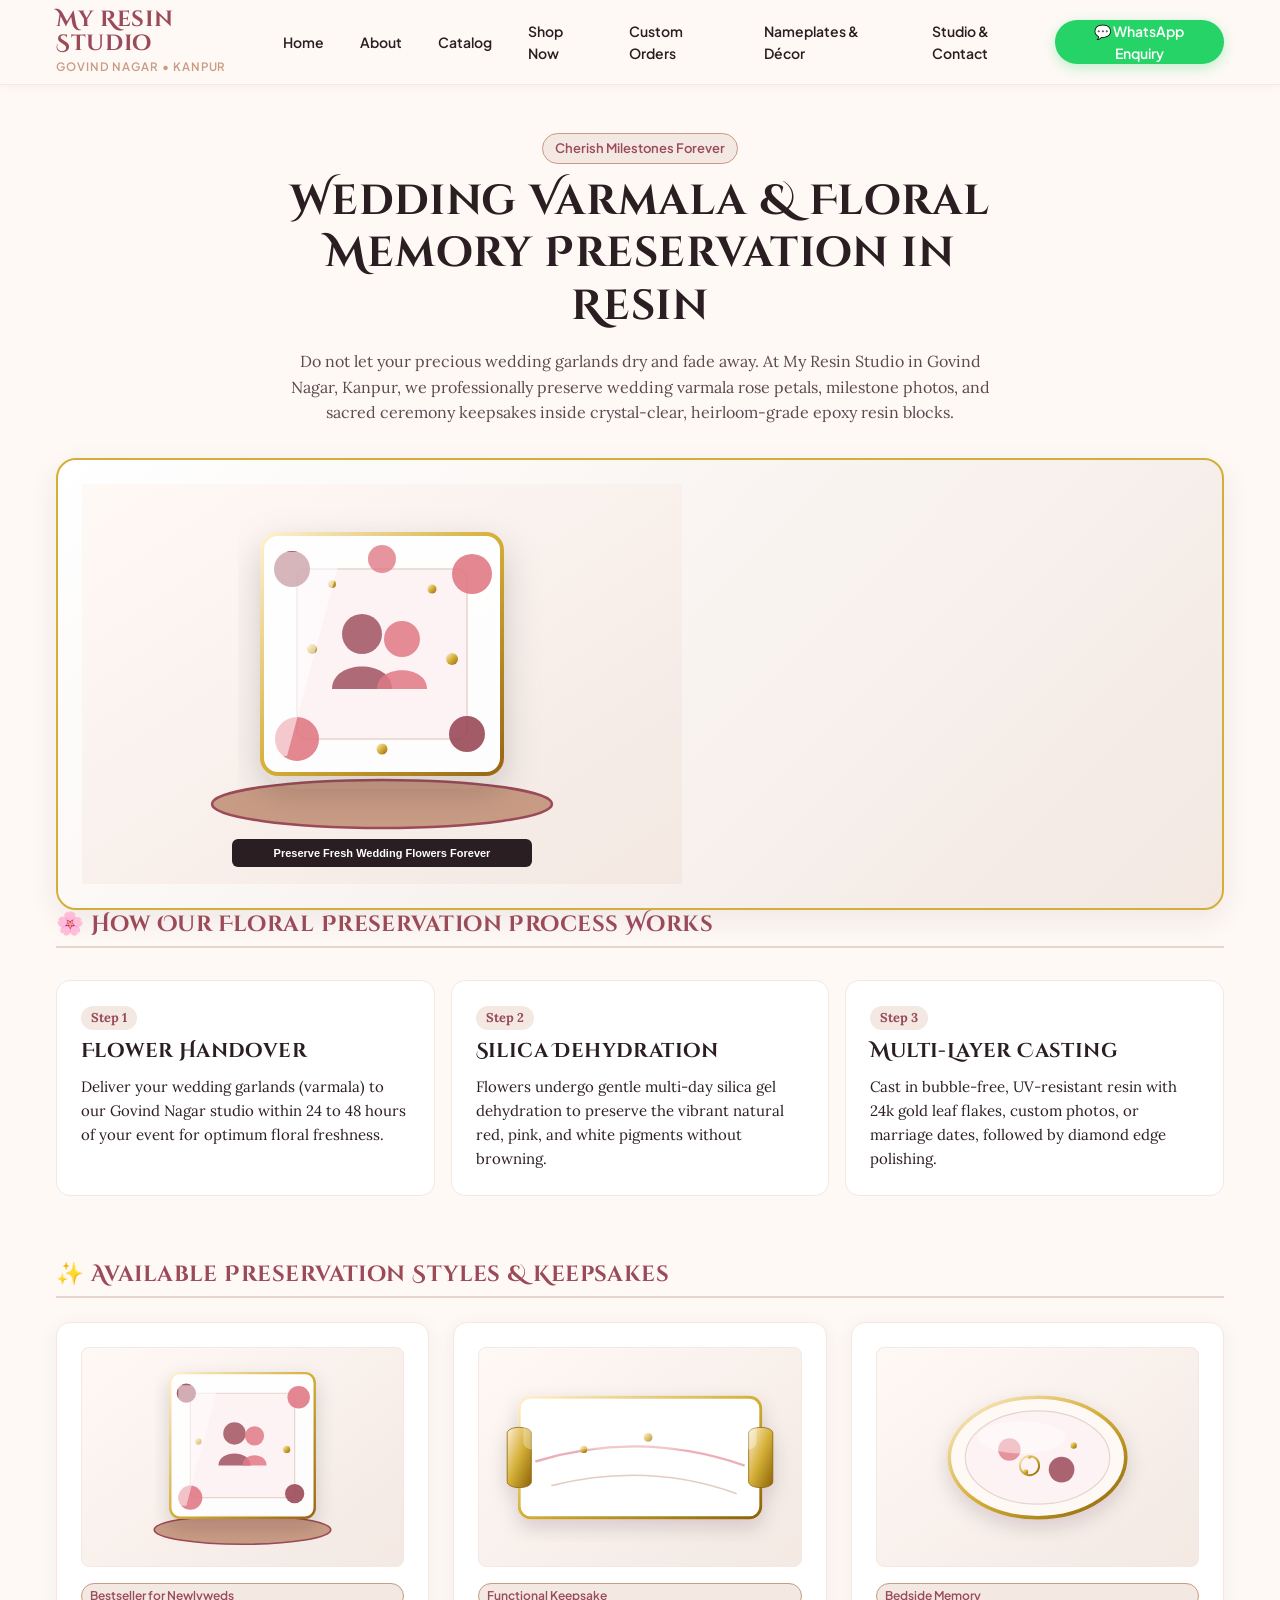
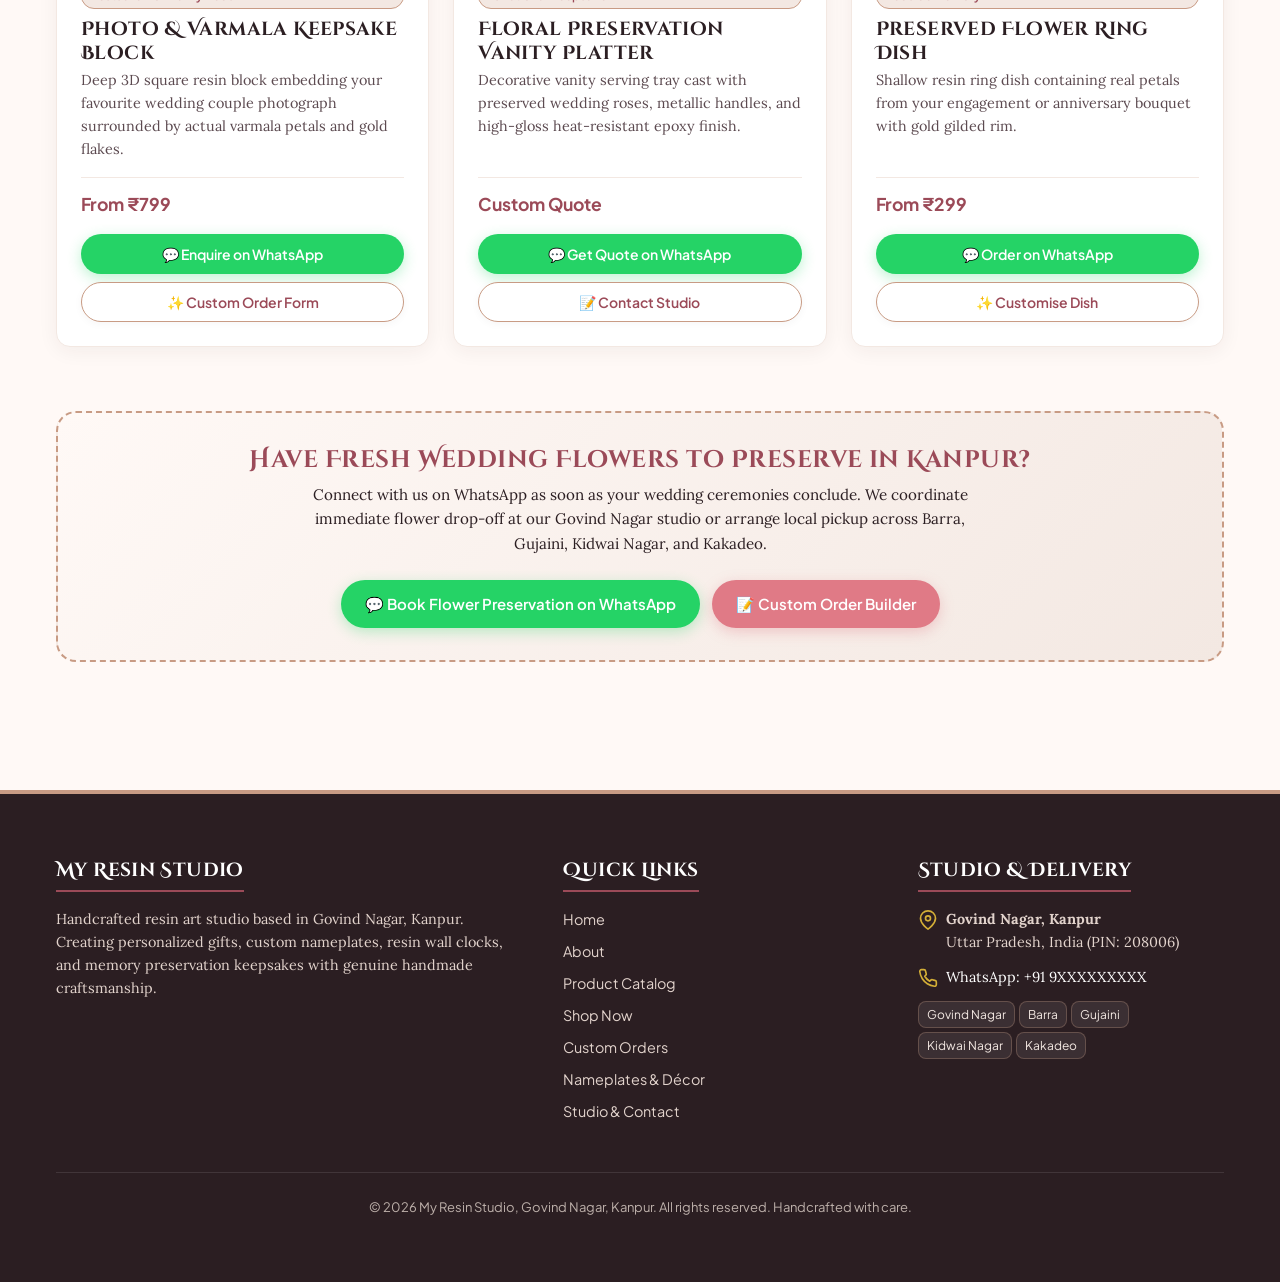
<file: preservation-and-keepsakes.html>
﻿<!DOCTYPE html>
<html lang="en">
<head>
  <meta charset="UTF-8">
  <meta name="viewport" content="width=device-width, initial-scale=1.0">
  <title>Wedding Varmala & Floral Resin Preservation in Kanpur | My Resin Studio</title>
  <meta name="description" content="Preserve wedding garland (varmala) flowers, milestone photos, and sacred keepsakes in clear glossy resin in Govind Nagar, Kanpur. Handcrafted memory blocks.">
  <link rel="stylesheet" href="style.css">
</head>
<body>

  <!-- Reusable Header across all pages -->
  <header class="site-header">
    <div class="container header-inner">
      <a href="index.html" class="brand-logo" aria-label="My Resin Studio Home">
        <span class="brand-title">My Resin Studio</span>
        <span class="brand-subtitle">Govind Nagar • Kanpur</span>
      </a>

      <button id="nav-toggle" class="nav-toggle" aria-expanded="false" aria-controls="nav-menu" aria-label="Toggle navigation menu">
        <span class="nav-toggle-icon"></span>
      </button>

      <nav id="nav-menu" class="primary-nav" aria-label="Main Navigation">
        <ul class="nav-list">
          <li><a href="index.html" class="nav-link">Home</a></li>
          <li><a href="about.html" class="nav-link">About</a></li>
          <li><a href="products.html" class="nav-link">Catalog</a></li>
          <li><a href="shop.html" class="nav-link">Shop Now</a></li>
          <li><a href="custom-order.html" class="nav-link">Custom Orders</a></li>
          <li><a href="name-plates-and-decor.html" class="nav-link">Nameplates &amp; Décor</a></li>
          <li><a href="contact.html" class="nav-link">Studio &amp; Contact</a></li>
        </ul>
      </nav>

      <div class="header-cta-desktop">
        <a href="https://wa.me/919XXXXXXXXX?text=Hi%20My%20Resin%20Studio,%20I%20would%20like%20to%20enquire%20about%20a%20handcrafted%20resin%20piece" class="btn btn-whatsapp btn-sm" target="_blank" rel="noopener noreferrer">
          💬 WhatsApp Enquiry
        </a>
      </div>
    </div>
  </header>

  <main>
    <!-- Preservation Hero Section -->
    <section class="catalog-section" aria-labelledby="preservation-heading">
      <div class="container">
        <div class="section-header">
          <div class="badge">Cherish Milestones Forever</div>
          <h1 id="preservation-heading">Wedding Varmala &amp; Floral Memory Preservation in Resin</h1>
          <p>
            Do not let your precious wedding garlands dry and fade away. At My Resin Studio in Govind Nagar, Kanpur, we professionally preserve wedding varmala rose petals, milestone photos, and sacred ceremony keepsakes inside crystal-clear, heirloom-grade epoxy resin blocks.
          </p>
        </div>

        <!-- Featured Visual Guide -->
        <div class="about-visual-box">
          <img src="images/varmala-preservation-guide.svg" alt="Wedding varmala and floral memory preservation in crystal clear epoxy resin block" width="600" height="400">
        </div>

        <!-- How Preservation Works (3-Step Guide) -->
        <div class="catalog-category-block">
          <div class="category-title-wrap">
            <h2>🌸 How Our Floral Preservation Process Works</h2>
          </div>

          <div class="preservation-steps-grid">
            <div class="preservation-step-card">
              <span class="preservation-step-badge">Step 1</span>
              <h3 class="h4">Flower Handover</h3>
              <p class="text-sm">Deliver your wedding garlands (varmala) to our Govind Nagar studio within 24 to 48 hours of your event for optimum floral freshness.</p>
            </div>

            <div class="preservation-step-card">
              <span class="preservation-step-badge">Step 2</span>
              <h3 class="h4">Silica Dehydration</h3>
              <p class="text-sm">Flowers undergo gentle multi-day silica gel dehydration to preserve the vibrant natural red, pink, and white pigments without browning.</p>
            </div>

            <div class="preservation-step-card">
              <span class="preservation-step-badge">Step 3</span>
              <h3 class="h4">Multi-Layer Casting</h3>
              <p class="text-sm">Cast in bubble-free, UV-resistant resin with 24k gold leaf flakes, custom photos, or marriage dates, followed by diamond edge polishing.</p>
            </div>
          </div>
        </div>

        <!-- Preservation Styles & Products Grid -->
        <div class="catalog-category-block">
          <div class="category-title-wrap">
            <h2>✨ Available Preservation Styles &amp; Keepsakes</h2>
          </div>

          <div class="product-grid">
            <!-- Keepsake Style 1: Photo & Flower Block -->
            <article class="card product-card">
              <div class="product-visual">
                <img src="images/keepsake-preservation.svg" alt="Crystal clear resin photo block preserving wedding varmala flowers and photograph" width="400" height="300" loading="lazy">
              </div>
              <div class="product-content">
                <span class="shop-card-badge">Bestseller for Newlyweds</span>
                <h3 class="product-title">Photo &amp; Varmala Keepsake Block</h3>
                <p class="product-desc">Deep 3D square resin block embedding your favourite wedding couple photograph surrounded by actual varmala petals and gold flakes.</p>
                <div class="product-footer">
                  <span class="price-tag">From ₹799</span>
                </div>
                <div class="shop-card-cta-group">
                  <a href="https://wa.me/919XXXXXXXXX?text=Hi%20My%20Resin%20Studio,%20I%20want%20to%20preserve%20wedding%20varmala%20flowers%20in%20a%20Photo%20Block%20(From%20%E2%82%B9799)" class="btn btn-whatsapp btn-sm" target="_blank" rel="noopener noreferrer">
                    💬 Enquire on WhatsApp
                  </a>
                  <a href="custom-order.html" class="btn btn-secondary btn-sm">
                    ✨ Custom Order Form
                  </a>
                </div>
              </div>
            </article>

            <!-- Keepsake Style 2: Agate Floral Platter -->
            <article class="card product-card">
              <div class="product-visual">
                <img src="images/serving-tray.svg" alt="Luxury handcrafted resin serving tray with champagne gold handles and white marble veining" width="400" height="300" loading="lazy">
              </div>
              <div class="product-content">
                <span class="shop-card-badge">Functional Keepsake</span>
                <h3 class="product-title">Floral Preservation Vanity Platter</h3>
                <p class="product-desc">Decorative vanity serving tray cast with preserved wedding roses, metallic handles, and high-gloss heat-resistant epoxy finish.</p>
                <div class="product-footer">
                  <span class="price-tag">Custom Quote</span>
                </div>
                <div class="shop-card-cta-group">
                  <a href="https://wa.me/919XXXXXXXXX?text=Hi%20My%20Resin%20Studio,%20I%20want%20to%20get%20a%20quote%20for%20a%20Floral%20Preservation%20Platter" class="btn btn-whatsapp btn-sm" target="_blank" rel="noopener noreferrer">
                    💬 Get Quote on WhatsApp
                  </a>
                  <a href="contact.html" class="btn btn-secondary btn-sm">
                    📝 Contact Studio
                  </a>
                </div>
              </div>
            </article>

            <!-- Keepsake Style 3: Ring Holder & Trinket Dish -->
            <article class="card product-card">
              <div class="product-visual">
                <img src="images/trinket-dish.svg" alt="Floral resin trinket dish with gold gilded scalloped rim and embedded botanicals" width="400" height="300" loading="lazy">
              </div>
              <div class="product-content">
                <span class="shop-card-badge">Bedside Memory</span>
                <h3 class="product-title">Preserved Flower Ring Dish</h3>
                <p class="product-desc">Shallow resin ring dish containing real petals from your engagement or anniversary bouquet with gold gilded rim.</p>
                <div class="product-footer">
                  <span class="price-tag">From ₹299</span>
                </div>
                <div class="shop-card-cta-group">
                  <a href="https://wa.me/919XXXXXXXXX?text=Hi%20My%20Resin%20Studio,%20I%20want%20to%20order%20a%20Preserved%20Flower%20Ring%20Dish%20(From%20%E2%82%B9299)" class="btn btn-whatsapp btn-sm" target="_blank" rel="noopener noreferrer">
                    💬 Order on WhatsApp
                  </a>
                  <a href="custom-order.html" class="btn btn-secondary btn-sm">
                    ✨ Customise Dish
                  </a>
                </div>
              </div>
            </article>
          </div>
        </div>

        <!-- Local Handover Callout -->
        <div class="catalog-custom-banner">
          <h2>Have Fresh Wedding Flowers to Preserve in Kanpur?</h2>
          <p>
            Connect with us on WhatsApp as soon as your wedding ceremonies conclude. We coordinate immediate flower drop-off at our Govind Nagar studio or arrange local pickup across Barra, Gujaini, Kidwai Nagar, and Kakadeo.
          </p>

          <div class="catalog-cta-actions">
            <a href="https://wa.me/919XXXXXXXXX?text=Hi%20My%20Resin%20Studio,%20I%20have%20wedding%20varmala%20flowers%20to%20preserve%20in%20Kanpur" class="btn btn-whatsapp" target="_blank" rel="noopener noreferrer">
              💬 Book Flower Preservation on WhatsApp
            </a>
            <a href="custom-order.html" class="btn btn-primary">
              📝 Custom Order Builder
            </a>
          </div>
        </div>
      </div>
    </section>
  </main>

  <!-- Reusable Footer across all pages -->
  <footer class="site-footer">
    <div class="container">
      <div class="footer-grid">
        <div class="footer-col footer-about">
          <h3>My Resin Studio</h3>
          <p>Handcrafted resin art studio based in Govind Nagar, Kanpur. Creating personalized gifts, custom nameplates, resin wall clocks, and memory preservation keepsakes with genuine handmade craftsmanship.</p>
        </div>

        <div class="footer-col">
          <h3>Quick Links</h3>
          <ul class="footer-links">
            <li><a href="index.html">Home</a></li>
            <li><a href="about.html">About</a></li>
            <li><a href="products.html">Product Catalog</a></li>
            <li><a href="shop.html">Shop Now</a></li>
            <li><a href="custom-order.html">Custom Orders</a></li>
            <li><a href="name-plates-and-decor.html">Nameplates &amp; Décor</a></li>
            <li><a href="contact.html">Studio &amp; Contact</a></li>
          </ul>
        </div>

        <div class="footer-col">
          <h3>Studio &amp; Delivery</h3>
          <div class="footer-contact-item">
            <svg viewBox="0 0 24 24" fill="none" stroke="currentColor" stroke-width="2" stroke-linecap="round" stroke-linejoin="round"><path d="M21 10c0 7-9 13-9 13s-9-6-9-13a9 9 0 0 1 18 0z"></path><circle cx="12" cy="10" r="3"></circle></svg>
            <div>
              <strong>Govind Nagar, Kanpur</strong><br>
              Uttar Pradesh, India (PIN: 208006)
            </div>
          </div>
          <div class="footer-contact-item">
            <svg viewBox="0 0 24 24" fill="none" stroke="currentColor" stroke-width="2" stroke-linecap="round" stroke-linejoin="round"><path d="M22 16.92v3a2 2 0 0 1-2.18 2 19.79 19.79 0 0 1-8.63-3.07 19.5 19.5 0 0 1-6-6 19.79 19.79 0 0 1-3.07-8.67A2 2 0 0 1 4.11 2h3a2 2 0 0 1 2 1.72 12.84 12.84 0 0 0 .7 2.81 2 2 0 0 1-.45 2.11L8.09 9.91a16 16 0 0 0 6 6l1.27-1.27a2 2 0 0 1 2.11-.45 12.84 12.84 0 0 0 2.81.7A2 2 0 0 1 22 16.92z"></path></svg>
            <div>
              <a href="https://wa.me/919XXXXXXXXX" target="_blank" rel="noopener noreferrer">WhatsApp: +91 9XXXXXXXXX</a>
            </div>
          </div>
          <div class="footer-coverage-tags">
            <span class="coverage-tag">Govind Nagar</span>
            <span class="coverage-tag">Barra</span>
            <span class="coverage-tag">Gujaini</span>
            <span class="coverage-tag">Kidwai Nagar</span>
            <span class="coverage-tag">Kakadeo</span>
          </div>
        </div>
      </div>

      <div class="footer-bottom">
        <p>&copy; 2026 My Resin Studio, Govind Nagar, Kanpur. All rights reserved. Handcrafted with care.</p>
      </div>
    </div>
  </footer>

  <!-- Sticky Conversion Bar for Mobile Screens -->
  <aside class="mobile-sticky-bar" aria-label="Quick Mobile Actions">
    <a href="https://wa.me/919XXXXXXXXX?text=Hi%20My%20Resin%20Studio,%20I%20want%20to%20enquire%20about%20a%20custom%20resin%20gift" class="btn btn-whatsapp" target="_blank" rel="noopener noreferrer">
      💬 WhatsApp
    </a>
    <a href="custom-order.html" class="btn btn-primary">
      ✨ Custom Order
    </a>
  </aside>

  <script src="script.js"></script>
</body>
</html>
</file>
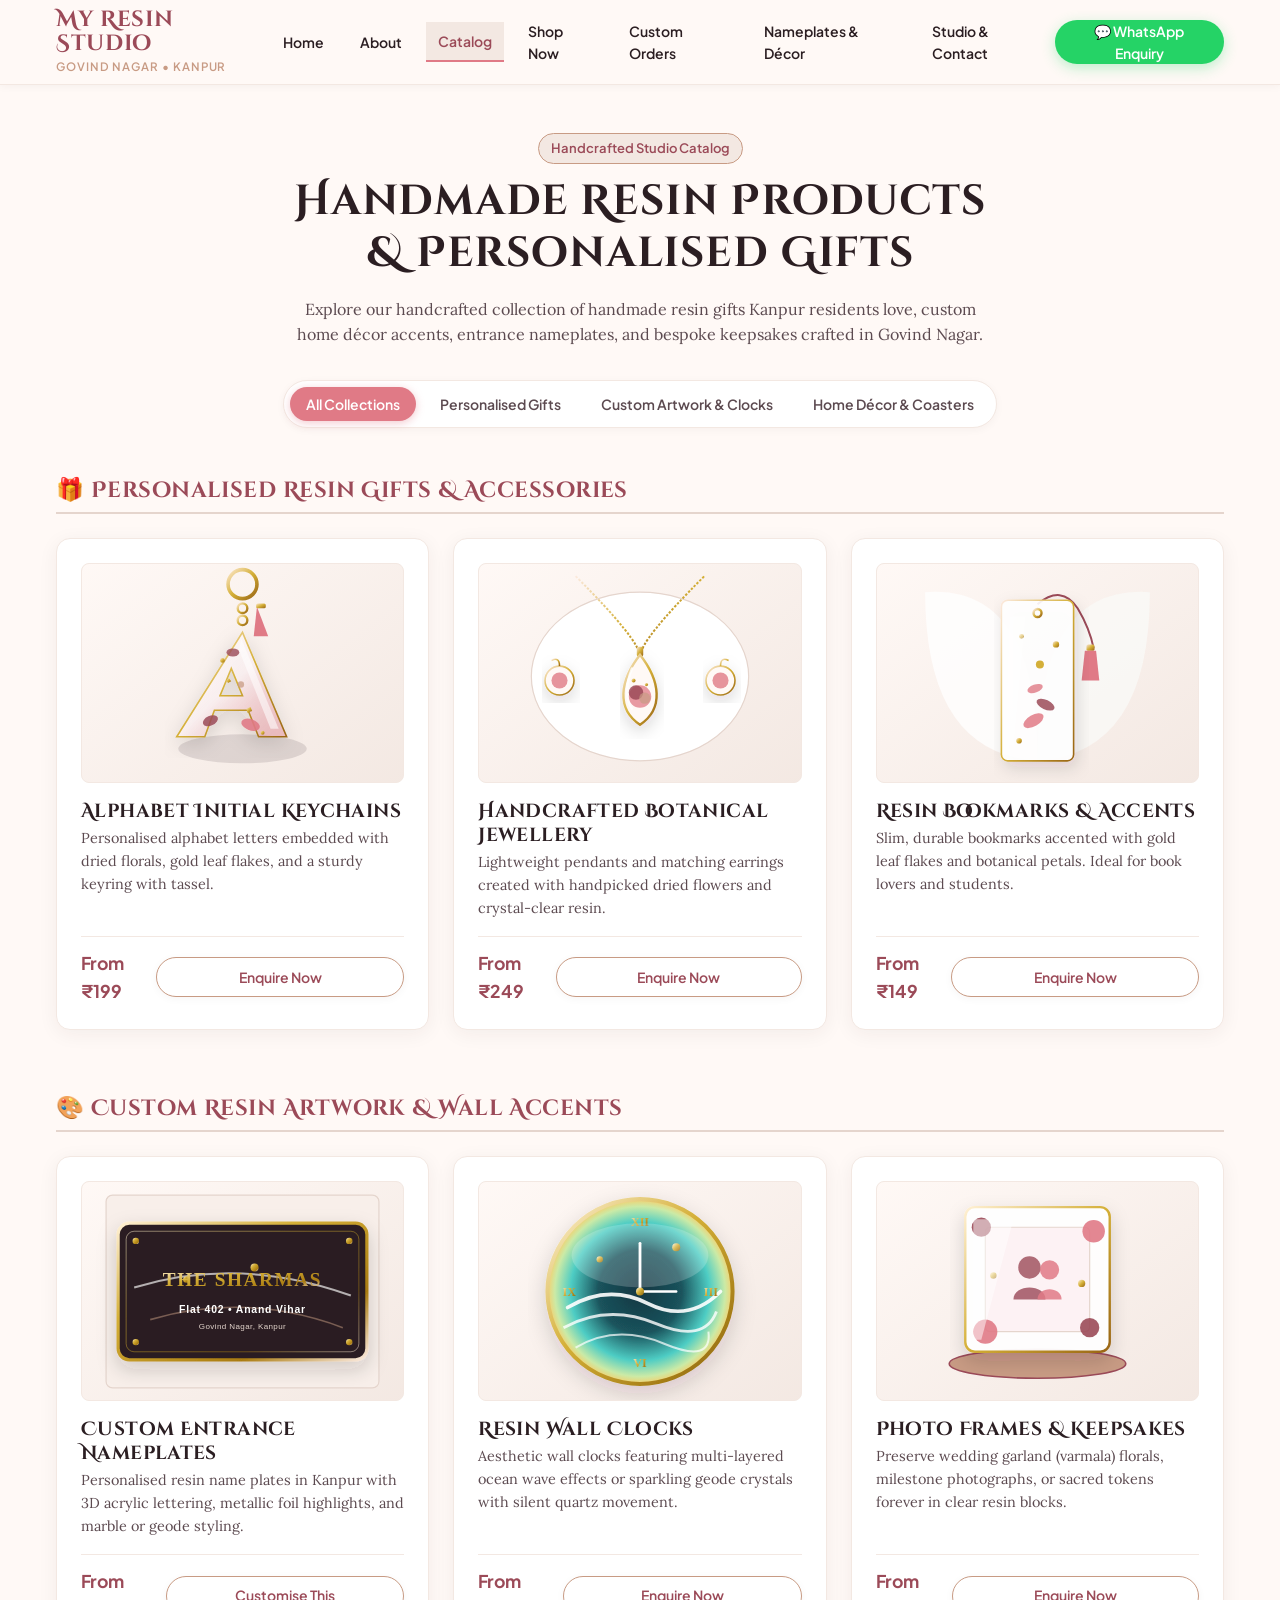
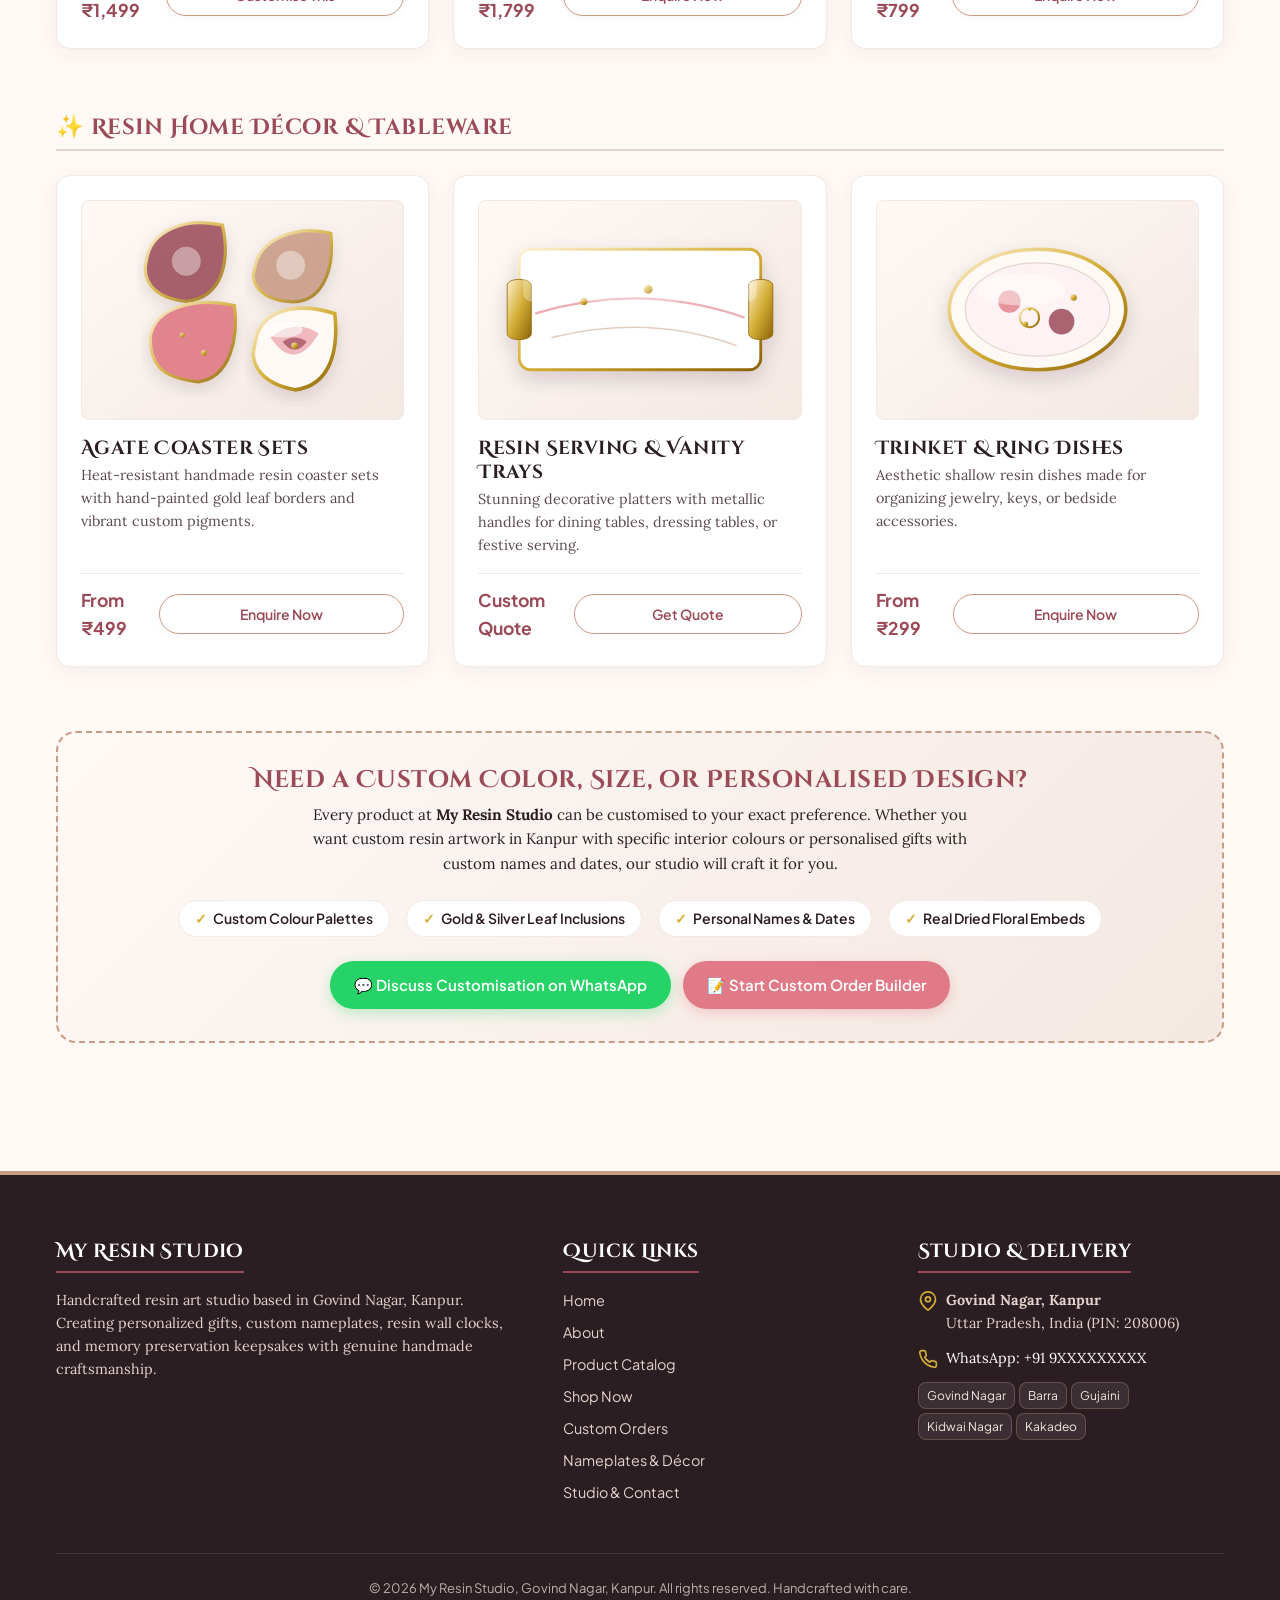
<file: products.html>
<!DOCTYPE html>
<html lang="en">
<head>
  <meta charset="UTF-8">
  <meta name="viewport" content="width=device-width, initial-scale=1.0">
  <title>Buy Resin Art Products in Kanpur | My Resin Studio</title>
  <meta name="description" content="Browse handcrafted resin keychains, coasters, clocks, and jewellery in Kanpur. Transparent prices, handmade quality, and easy WhatsApp ordering.">
  <link rel="stylesheet" href="style.css">
</head>
<body>

  <!-- Reusable Header across all pages -->
  <header class="site-header">
    <div class="container header-inner">
      <a href="index.html" class="brand-logo" aria-label="My Resin Studio Home">
        <span class="brand-title">My Resin Studio</span>
        <span class="brand-subtitle">Govind Nagar • Kanpur</span>
      </a>

      <button id="nav-toggle" class="nav-toggle" aria-expanded="false" aria-controls="nav-menu" aria-label="Toggle navigation menu">
        <span class="nav-toggle-icon"></span>
      </button>

      <nav id="nav-menu" class="primary-nav" aria-label="Main Navigation">
        <ul class="nav-list">
          <li><a href="index.html" class="nav-link">Home</a></li>
          <li><a href="about.html" class="nav-link">About</a></li>
          <li><a href="products.html" class="nav-link active">Catalog</a></li>
          <li><a href="shop.html" class="nav-link">Shop Now</a></li>
          <li><a href="custom-order.html" class="nav-link">Custom Orders</a></li>
          <li><a href="name-plates-and-decor.html" class="nav-link">Nameplates &amp; Décor</a></li>
          <li><a href="contact.html" class="nav-link">Studio &amp; Contact</a></li>
        </ul>
      </nav>

      <div class="header-cta-desktop">
        <a href="https://wa.me/919XXXXXXXXX?text=Hi%20My%20Resin%20Studio,%20I%20would%20like%20to%20enquire%20about%20a%20handcrafted%20resin%20piece" class="btn btn-whatsapp btn-sm" target="_blank" rel="noopener noreferrer">
          💬 WhatsApp Enquiry
        </a>
      </div>
    </div>
  </header>

  <main>
    <section class="catalog-section" aria-labelledby="catalog-heading">
      <div class="container">
        <div class="section-header">
          <div class="badge">Handcrafted Studio Catalog</div>
          <h1 id="catalog-heading">Handmade Resin Products &amp; Personalised Gifts</h1>
          <p>Explore our handcrafted collection of handmade resin gifts Kanpur residents love, custom home décor accents, entrance nameplates, and bespoke keepsakes crafted in Govind Nagar.</p>
        </div>

        <!-- Category Filter Tabs -->
        <div class="catalog-filter-wrapper">
          <div class="catalog-filter-tabs" role="tablist" aria-label="Product Categories">
            <button class="filter-btn active" data-filter="all" role="tab" aria-selected="true">All Collections</button>
            <button class="filter-btn" data-filter="gifts" role="tab" aria-selected="false">Personalised Gifts</button>
            <button class="filter-btn" data-filter="artwork" role="tab" aria-selected="false">Custom Artwork &amp; Clocks</button>
            <button class="filter-btn" data-filter="decor" role="tab" aria-selected="false">Home Décor &amp; Coasters</button>
          </div>
        </div>

        <!-- Category 1: Personalised Resin Gifts -->
        <div class="catalog-category-block" data-category="gifts">
          <div class="category-title-wrap">
            <h2>🎁 Personalised Resin Gifts &amp; Accessories</h2>
          </div>
          <div class="product-grid">
            <!-- Item 1: Initial Keychain -->
            <article class="card product-card">
              <div class="product-visual">
                <img src="images/keychain-alphabet.svg" alt="Personalised alphabet resin keychain with dried rose petals and gold leaf flakes" width="400" height="300" loading="lazy">
              </div>
              <div class="product-content">
                <h3 class="product-title">Alphabet Initial Keychains</h3>
                <p class="product-desc">Personalised alphabet letters embedded with dried florals, gold leaf flakes, and a sturdy keyring with tassel.</p>
                <div class="product-footer">
                  <span class="price-tag">From ₹199</span>
                  <div class="card-actions">
                    <a href="contact.html" class="btn btn-secondary btn-sm">Enquire Now</a>
                  </div>
                </div>
              </div>
            </article>

            <!-- Item 2: Botanical Jewellery -->
            <article class="card product-card">
              <div class="product-visual">
                <img src="images/botanical-jewellery.svg" alt="Handcrafted botanical resin pendant necklace with matching dried flower earrings" width="400" height="300" loading="lazy">
              </div>
              <div class="product-content">
                <h3 class="product-title">Handcrafted Botanical Jewellery</h3>
                <p class="product-desc">Lightweight pendants and matching earrings created with handpicked dried flowers and crystal-clear resin.</p>
                <div class="product-footer">
                  <span class="price-tag">From ₹249</span>
                  <div class="card-actions">
                    <a href="contact.html" class="btn btn-secondary btn-sm">Enquire Now</a>
                  </div>
                </div>
              </div>
            </article>

            <!-- Item 3: Resin Bookmarks -->
            <article class="card product-card">
              <div class="product-visual">
                <img src="images/resin-bookmark.svg" alt="Aesthetic handcrafted resin floral bookmark with gold flakes and silk tassel" width="400" height="300" loading="lazy">
              </div>
              <div class="product-content">
                <h3 class="product-title">Resin Bookmarks &amp; Accents</h3>
                <p class="product-desc">Slim, durable bookmarks accented with gold leaf flakes and botanical petals. Ideal for book lovers and students.</p>
                <div class="product-footer">
                  <span class="price-tag">From ₹149</span>
                  <div class="card-actions">
                    <a href="contact.html" class="btn btn-secondary btn-sm">Enquire Now</a>
                  </div>
                </div>
              </div>
            </article>
          </div>
        </div>

        <!-- Category 2: Custom Artwork & Clocks -->
        <div class="catalog-category-block" data-category="artwork">
          <div class="category-title-wrap">
            <h2>🎨 Custom Resin Artwork &amp; Wall Accents</h2>
          </div>
          <div class="product-grid">
            <!-- Item 4: Custom Nameplates -->
            <article class="card product-card">
              <div class="product-visual">
                <img src="images/nameplate-entrance.svg" alt="Luxury handcrafted resin entrance nameplate with gold 3D acrylic letters and marble background" width="400" height="300" loading="lazy">
              </div>
              <div class="product-content">
                <h3 class="product-title">Custom Entrance Nameplates</h3>
                <p class="product-desc">Personalised resin name plates in Kanpur with 3D acrylic lettering, metallic foil highlights, and marble or geode styling.</p>
                <div class="product-footer">
                  <span class="price-tag">From ₹1,499</span>
                  <div class="card-actions">
                    <a href="name-plates-and-decor.html" class="btn btn-secondary btn-sm">Customise This</a>
                  </div>
                </div>
              </div>
            </article>

            <!-- Item 5: Ocean & Geode Wall Clocks -->
            <article class="card product-card">
              <div class="product-visual">
                <img src="images/wall-clock-ocean.svg" alt="Ocean theme resin wall clock with multi-layered sea froth and gold Roman numerals" width="400" height="300" loading="lazy">
              </div>
              <div class="product-content">
                <h3 class="product-title">Resin Wall Clocks</h3>
                <p class="product-desc">Aesthetic wall clocks featuring multi-layered ocean wave effects or sparkling geode crystals with silent quartz movement.</p>
                <div class="product-footer">
                  <span class="price-tag">From ₹1,799</span>
                  <div class="card-actions">
                    <a href="contact.html" class="btn btn-secondary btn-sm">Enquire Now</a>
                  </div>
                </div>
              </div>
            </article>

            <!-- Item 6: Keepsake & Flower Preservation -->
            <article class="card product-card">
              <div class="product-visual">
                <img src="images/keepsake-preservation.svg" alt="Crystal clear resin photo block preserving wedding varmala flowers and photograph" width="400" height="300" loading="lazy">
              </div>
              <div class="product-content">
                <h3 class="product-title">Photo Frames &amp; Keepsakes</h3>
                <p class="product-desc">Preserve wedding garland (varmala) florals, milestone photographs, or sacred tokens forever in clear resin blocks.</p>
                <div class="product-footer">
                  <span class="price-tag">From ₹799</span>
                  <div class="card-actions">
                    <a href="contact.html" class="btn btn-secondary btn-sm">Enquire Now</a>
                  </div>
                </div>
              </div>
            </article>
          </div>
        </div>

        <!-- Category 3: Home Décor & Coasters -->
        <div class="catalog-category-block" data-category="decor">
          <div class="category-title-wrap">
            <h2>✨ Resin Home Décor &amp; Tableware</h2>
          </div>
          <div class="product-grid">
            <!-- Item 7: Coaster Sets -->
            <article class="card product-card">
              <div class="product-visual">
                <img src="images/coaster-set-agate.svg" alt="Set of 4 handmade agate resin coasters with gold gilded rims and blush pink marble veins" width="400" height="300" loading="lazy">
              </div>
              <div class="product-content">
                <h3 class="product-title">Agate Coaster Sets</h3>
                <p class="product-desc">Heat-resistant handmade resin coaster sets with hand-painted gold leaf borders and vibrant custom pigments.</p>
                <div class="product-footer">
                  <span class="price-tag">From ₹499</span>
                  <div class="card-actions">
                    <a href="contact.html" class="btn btn-secondary btn-sm">Enquire Now</a>
                  </div>
                </div>
              </div>
            </article>

            <!-- Item 8: Serving Trays -->
            <article class="card product-card">
              <div class="product-visual">
                <img src="images/serving-tray.svg" alt="Luxury handcrafted resin serving tray with champagne gold handles and white marble veining" width="400" height="300" loading="lazy">
              </div>
              <div class="product-content">
                <h3 class="product-title">Resin Serving &amp; Vanity Trays</h3>
                <p class="product-desc">Stunning decorative platters with metallic handles for dining tables, dressing tables, or festive serving.</p>
                <div class="product-footer">
                  <span class="price-tag">Custom Quote</span>
                  <div class="card-actions">
                    <a href="contact.html" class="btn btn-secondary btn-sm">Get Quote</a>
                  </div>
                </div>
              </div>
            </article>

            <!-- Item 9: Trinket Dishes -->
            <article class="card product-card">
              <div class="product-visual">
                <img src="images/trinket-dish.svg" alt="Floral resin trinket dish with gold gilded scalloped rim and embedded botanicals" width="400" height="300" loading="lazy">
              </div>
              <div class="product-content">
                <h3 class="product-title">Trinket &amp; Ring Dishes</h3>
                <p class="product-desc">Aesthetic shallow resin dishes made for organizing jewelry, keys, or bedside accessories.</p>
                <div class="product-footer">
                  <span class="price-tag">From ₹299</span>
                  <div class="card-actions">
                    <a href="contact.html" class="btn btn-secondary btn-sm">Enquire Now</a>
                  </div>
                </div>
              </div>
            </article>
          </div>
        </div>

        <!-- Custom Orders Callout Section -->
        <div class="catalog-custom-banner">
          <h2>Need a Custom Color, Size, or Personalised Design?</h2>
          <p>
            Every product at <strong>My Resin Studio</strong> can be customised to your exact preference. Whether you want custom resin artwork in Kanpur with specific interior colours or personalised gifts with custom names and dates, our studio will craft it for you.
          </p>
          <div class="custom-perks-list">
            <div class="custom-perk-item">
              <span class="custom-perk-icon">✓</span> Custom Colour Palettes
            </div>
            <div class="custom-perk-item">
              <span class="custom-perk-icon">✓</span> Gold &amp; Silver Leaf Inclusions
            </div>
            <div class="custom-perk-item">
              <span class="custom-perk-icon">✓</span> Personal Names &amp; Dates
            </div>
            <div class="custom-perk-item">
              <span class="custom-perk-icon">✓</span> Real Dried Floral Embeds
            </div>
          </div>
          <div class="catalog-cta-actions">
            <a href="https://wa.me/919XXXXXXXXX?text=Hi%20My%20Resin%20Studio,%20I%20would%20like%20to%20customise%20a%20product" class="btn btn-whatsapp" target="_blank" rel="noopener noreferrer">
              💬 Discuss Customisation on WhatsApp
            </a>
            <a href="custom-order.html" class="btn btn-primary">
              📝 Start Custom Order Builder
            </a>
          </div>
        </div>
      </div>
    </section>
  </main>

  <!-- Reusable Footer across all pages -->
  <footer class="site-footer">
    <div class="container">
      <div class="footer-grid">
        <div class="footer-col footer-about">
          <h3>My Resin Studio</h3>
          <p>Handcrafted resin art studio based in Govind Nagar, Kanpur. Creating personalized gifts, custom nameplates, resin wall clocks, and memory preservation keepsakes with genuine handmade craftsmanship.</p>
        </div>

        <div class="footer-col">
          <h3>Quick Links</h3>
          <ul class="footer-links">
            <li><a href="index.html">Home</a></li>
            <li><a href="about.html">About</a></li>
            <li><a href="products.html">Product Catalog</a></li>
            <li><a href="shop.html">Shop Now</a></li>
            <li><a href="custom-order.html">Custom Orders</a></li>
            <li><a href="name-plates-and-decor.html">Nameplates &amp; Décor</a></li>
            <li><a href="contact.html">Studio &amp; Contact</a></li>
          </ul>
        </div>

        <div class="footer-col">
          <h3>Studio &amp; Delivery</h3>
          <div class="footer-contact-item">
            <svg viewBox="0 0 24 24" fill="none" stroke="currentColor" stroke-width="2" stroke-linecap="round" stroke-linejoin="round"><path d="M21 10c0 7-9 13-9 13s-9-6-9-13a9 9 0 0 1 18 0z"></path><circle cx="12" cy="10" r="3"></circle></svg>
            <div>
              <strong>Govind Nagar, Kanpur</strong><br>
              Uttar Pradesh, India (PIN: 208006)
            </div>
          </div>
          <div class="footer-contact-item">
            <svg viewBox="0 0 24 24" fill="none" stroke="currentColor" stroke-width="2" stroke-linecap="round" stroke-linejoin="round"><path d="M22 16.92v3a2 2 0 0 1-2.18 2 19.79 19.79 0 0 1-8.63-3.07 19.5 19.5 0 0 1-6-6 19.79 19.79 0 0 1-3.07-8.67A2 2 0 0 1 4.11 2h3a2 2 0 0 1 2 1.72 12.84 12.84 0 0 0 .7 2.81 2 2 0 0 1-.45 2.11L8.09 9.91a16 16 0 0 0 6 6l1.27-1.27a2 2 0 0 1 2.11-.45 12.84 12.84 0 0 0 2.81.7A2 2 0 0 1 22 16.92z"></path></svg>
            <div>
              <a href="https://wa.me/919XXXXXXXXX" target="_blank" rel="noopener noreferrer">WhatsApp: +91 9XXXXXXXXX</a>
            </div>
          </div>
          <div class="footer-coverage-tags">
            <span class="coverage-tag">Govind Nagar</span>
            <span class="coverage-tag">Barra</span>
            <span class="coverage-tag">Gujaini</span>
            <span class="coverage-tag">Kidwai Nagar</span>
            <span class="coverage-tag">Kakadeo</span>
          </div>
        </div>
      </div>

      <div class="footer-bottom">
        <p>&copy; 2026 My Resin Studio, Govind Nagar, Kanpur. All rights reserved. Handcrafted with care.</p>
      </div>
    </div>
  </footer>

  <!-- Sticky Conversion Bar for Mobile Screens -->
  <aside class="mobile-sticky-bar" aria-label="Quick Mobile Actions">
    <a href="https://wa.me/919XXXXXXXXX?text=Hi%20My%20Resin%20Studio,%20I%20want%20to%20enquire%20about%20a%20custom%20resin%20gift" class="btn btn-whatsapp" target="_blank" rel="noopener noreferrer">
      💬 WhatsApp
    </a>
    <a href="custom-order.html" class="btn btn-primary">
      ✨ Custom Order
    </a>
  </aside>

  <script src="script.js"></script>
</body>
</html>
</file>
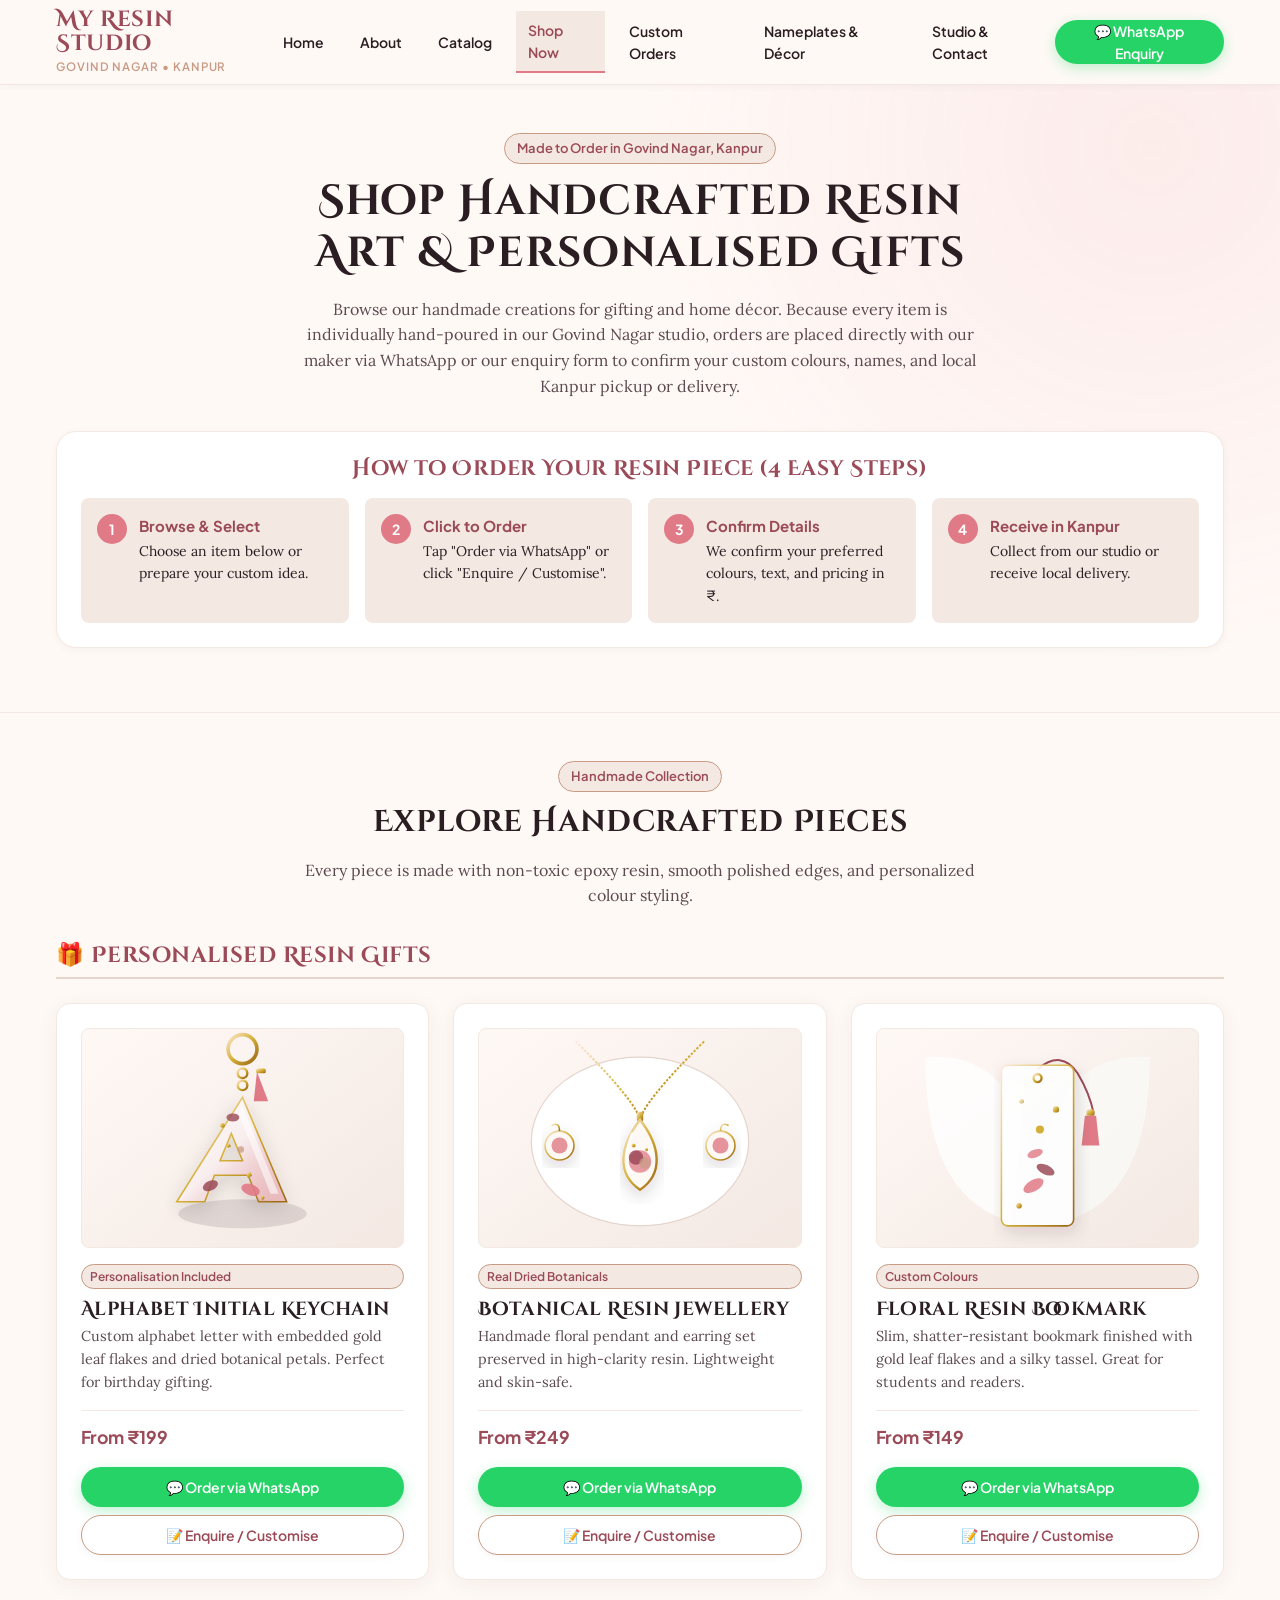
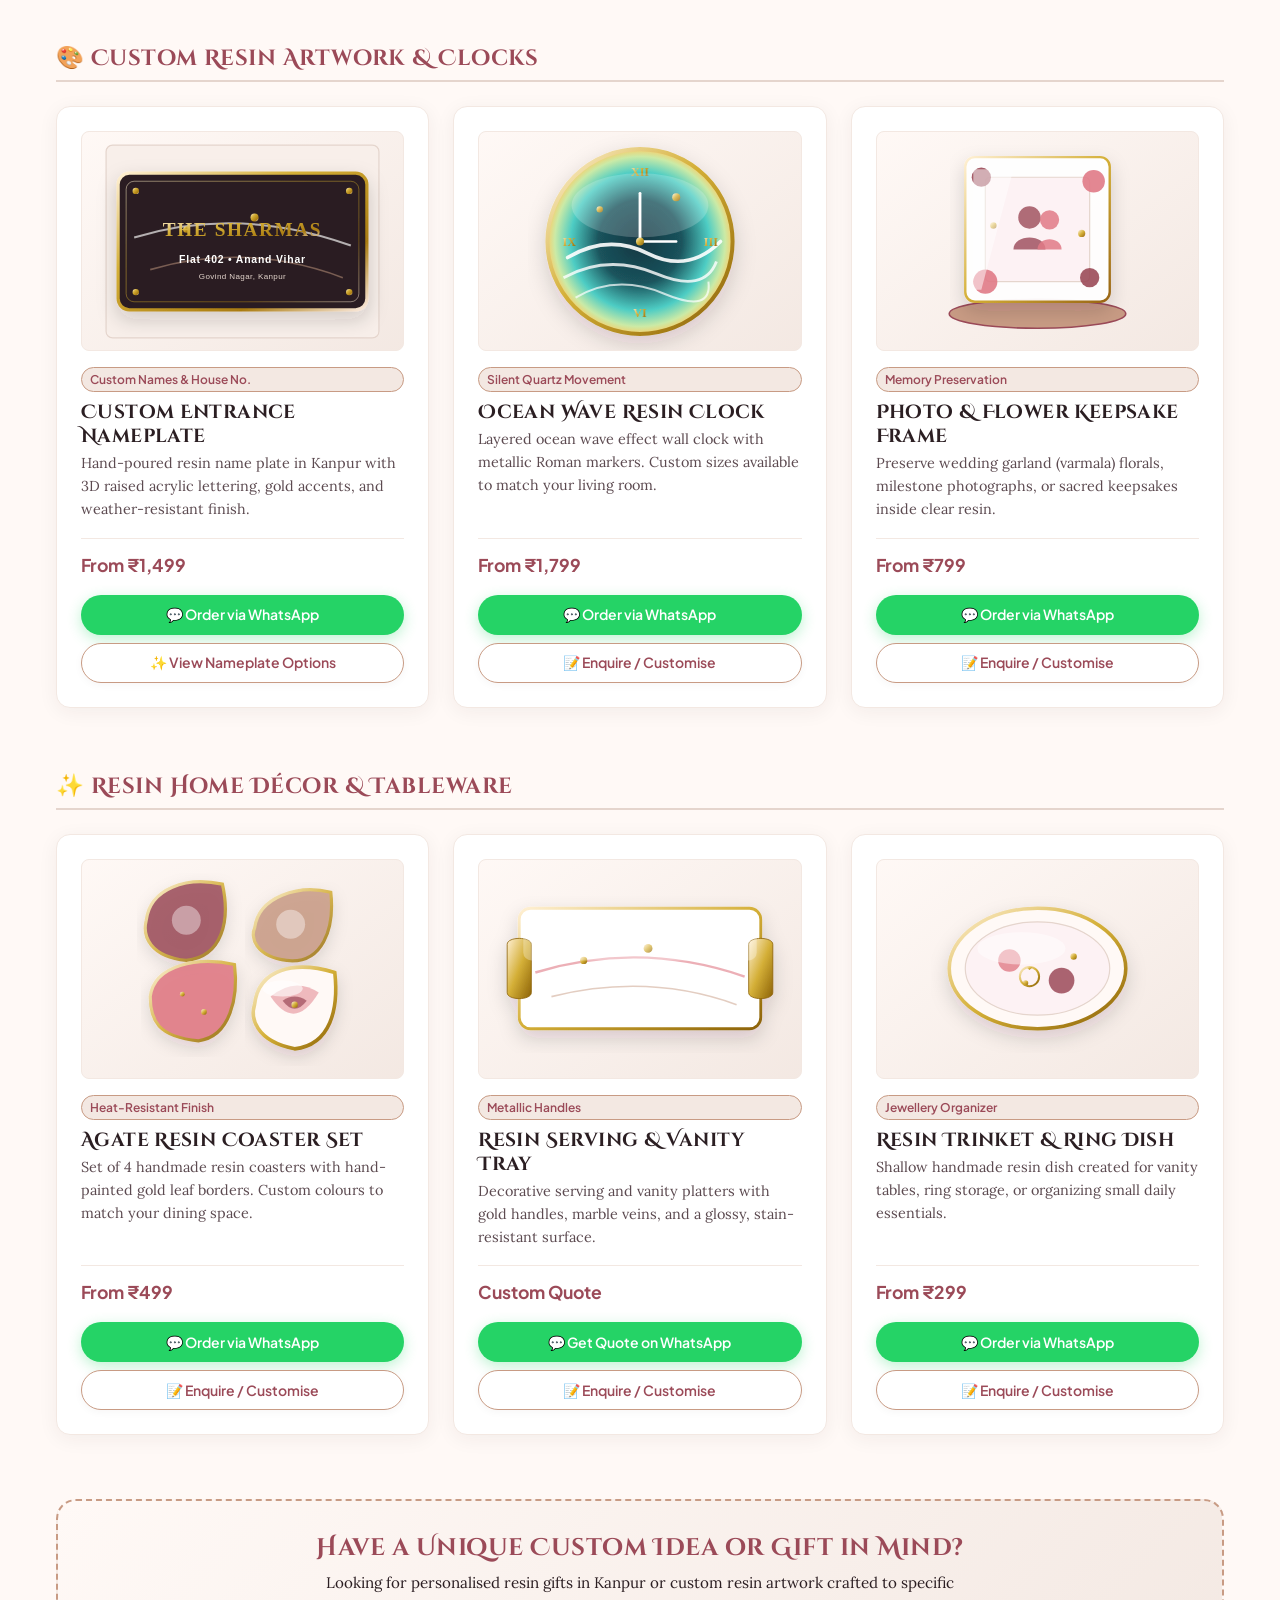
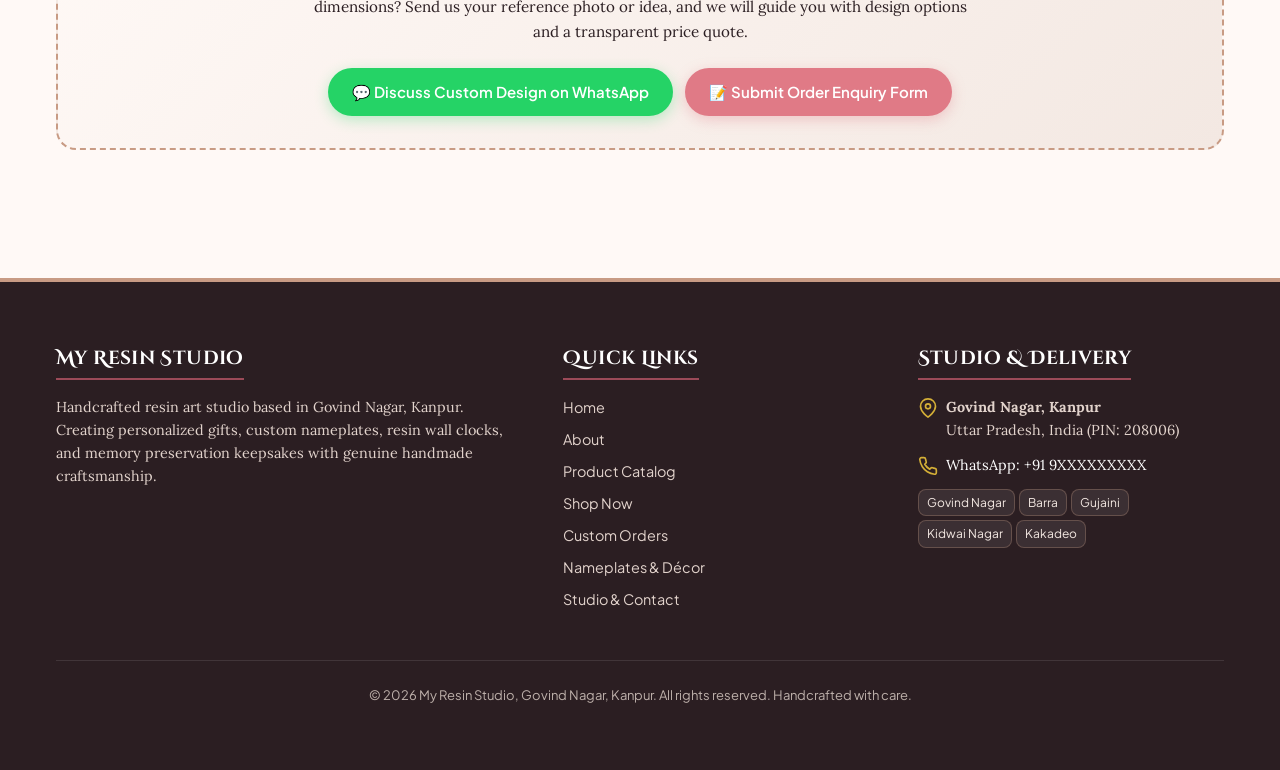
<file: shop.html>
<!DOCTYPE html>
<html lang="en">
<head>
  <meta charset="UTF-8">
  <meta name="viewport" content="width=device-width, initial-scale=1.0">
  <title>Shop Handcrafted Resin Art & Gifts | My Resin Studio Kanpur</title>
  <meta name="description" content="Shop unique handmade resin gifts, custom nameplates, coaster sets, and clocks in Govind Nagar, Kanpur. Order directly via WhatsApp or online enquiry.">
  <link rel="stylesheet" href="style.css">
</head>
<body>

  <!-- Reusable Header across all pages -->
  <header class="site-header">
    <div class="container header-inner">
      <a href="index.html" class="brand-logo" aria-label="My Resin Studio Home">
        <span class="brand-title">My Resin Studio</span>
        <span class="brand-subtitle">Govind Nagar • Kanpur</span>
      </a>

      <button id="nav-toggle" class="nav-toggle" aria-expanded="false" aria-controls="nav-menu" aria-label="Toggle navigation menu">
        <span class="nav-toggle-icon"></span>
      </button>

      <nav id="nav-menu" class="primary-nav" aria-label="Main Navigation">
        <ul class="nav-list">
          <li><a href="index.html" class="nav-link">Home</a></li>
          <li><a href="about.html" class="nav-link">About</a></li>
          <li><a href="products.html" class="nav-link">Catalog</a></li>
          <li><a href="shop.html" class="nav-link active">Shop Now</a></li>
          <li><a href="custom-order.html" class="nav-link">Custom Orders</a></li>
          <li><a href="name-plates-and-decor.html" class="nav-link">Nameplates &amp; Décor</a></li>
          <li><a href="contact.html" class="nav-link">Studio &amp; Contact</a></li>
        </ul>
      </nav>

      <div class="header-cta-desktop">
        <a href="https://wa.me/919XXXXXXXXX?text=Hi%20My%20Resin%20Studio,%20I%20would%20like%20to%20enquire%20about%20a%20handcrafted%20resin%20piece" class="btn btn-whatsapp btn-sm" target="_blank" rel="noopener noreferrer">
          💬 WhatsApp Enquiry
        </a>
      </div>
    </div>
  </header>

  <main>
    <!-- Shop Intro Section -->
    <section class="shop-intro-section" aria-labelledby="shop-heading">
      <div class="container">
        <div class="section-header">
          <div class="badge">Made to Order in Govind Nagar, Kanpur</div>
          <h1 id="shop-heading">Shop Handcrafted Resin Art &amp; Personalised Gifts</h1>
          <p>
            Browse our handmade creations for gifting and home décor. Because every item is individually hand-poured in our Govind Nagar studio, orders are placed directly with our maker via WhatsApp or our enquiry form to confirm your custom colours, names, and local Kanpur pickup or delivery.
          </p>
        </div>

        <!-- How Ordering Works Banner -->
        <div class="shop-how-buying-works">
          <h2>How to Order Your Resin Piece (4 Easy Steps)</h2>
          <div class="buying-steps-grid">
            <div class="buying-step-item">
              <div class="buying-step-number">1</div>
              <div>
                <strong>Browse &amp; Select</strong>
                <p>Choose an item below or prepare your custom idea.</p>
              </div>
            </div>
            <div class="buying-step-item">
              <div class="buying-step-number">2</div>
              <div>
                <strong>Click to Order</strong>
                <p>Tap "Order via WhatsApp" or click "Enquire / Customise".</p>
              </div>
            </div>
            <div class="buying-step-item">
              <div class="buying-step-number">3</div>
              <div>
                <strong>Confirm Details</strong>
                <p>We confirm your preferred colours, text, and pricing in ₹.</p>
              </div>
            </div>
            <div class="buying-step-item">
              <div class="buying-step-number">4</div>
              <div>
                <strong>Receive in Kanpur</strong>
                <p>Collect from our studio or receive local delivery.</p>
              </div>
            </div>
          </div>
        </div>
      </div>
    </section>

    <!-- Product Grid Section -->
    <section class="catalog-section" aria-labelledby="products-grid-heading">
      <div class="container">
        <div class="section-header">
          <div class="badge">Handmade Collection</div>
          <h2 id="products-grid-heading">Explore Handcrafted Pieces</h2>
          <p>Every piece is made with non-toxic epoxy resin, smooth polished edges, and personalized colour styling.</p>
        </div>

        <!-- Category: Personalised Gifts -->
        <div class="catalog-category-block">
          <div class="category-title-wrap">
            <h2>🎁 Personalised Resin Gifts</h2>
          </div>
          <div class="product-grid">
            <!-- Product 1: Alphabet Keychain -->
            <article class="card product-card">
              <div class="product-visual">
                <img src="images/keychain-alphabet.svg" alt="Personalised alphabet resin keychain with dried rose petals and gold leaf flakes" width="400" height="300" loading="lazy">
              </div>
              <div class="product-content">
                <span class="shop-card-badge">Personalisation Included</span>
                <h3 class="product-title">Alphabet Initial Keychain</h3>
                <p class="product-desc">Custom alphabet letter with embedded gold leaf flakes and dried botanical petals. Perfect for birthday gifting.</p>
                <div class="product-footer">
                  <span class="price-tag">From ₹199</span>
                </div>
                <div class="shop-card-cta-group">
                  <a href="https://wa.me/919XXXXXXXXX?text=Hi%20My%20Resin%20Studio,%20I%20want%20to%20order%20an%20Alphabet%20Initial%20Keychain%20(From%20%E2%82%B9199)" class="btn btn-whatsapp btn-sm" target="_blank" rel="noopener noreferrer">
                    💬 Order via WhatsApp
                  </a>
                  <a href="contact.html" class="btn btn-secondary btn-sm">
                    📝 Enquire / Customise
                  </a>
                </div>
              </div>
            </article>

            <!-- Product 2: Botanical Pendant & Earrings -->
            <article class="card product-card">
              <div class="product-visual">
                <img src="images/botanical-jewellery.svg" alt="Handcrafted botanical resin pendant necklace with matching dried flower earrings" width="400" height="300" loading="lazy">
              </div>
              <div class="product-content">
                <span class="shop-card-badge">Real Dried Botanicals</span>
                <h3 class="product-title">Botanical Resin Jewellery</h3>
                <p class="product-desc">Handmade floral pendant and earring set preserved in high-clarity resin. Lightweight and skin-safe.</p>
                <div class="product-footer">
                  <span class="price-tag">From ₹249</span>
                </div>
                <div class="shop-card-cta-group">
                  <a href="https://wa.me/919XXXXXXXXX?text=Hi%20My%20Resin%20Studio,%20I%20want%20to%20order%20Botanical%20Resin%20Jewellery%20(From%20%E2%82%B9249)" class="btn btn-whatsapp btn-sm" target="_blank" rel="noopener noreferrer">
                    💬 Order via WhatsApp
                  </a>
                  <a href="contact.html" class="btn btn-secondary btn-sm">
                    📝 Enquire / Customise
                  </a>
                </div>
              </div>
            </article>

            <!-- Product 3: Floral Resin Bookmark -->
            <article class="card product-card">
              <div class="product-visual">
                <img src="images/resin-bookmark.svg" alt="Aesthetic handcrafted resin floral bookmark with gold flakes and silk tassel" width="400" height="300" loading="lazy">
              </div>
              <div class="product-content">
                <span class="shop-card-badge">Custom Colours</span>
                <h3 class="product-title">Floral Resin Bookmark</h3>
                <p class="product-desc">Slim, shatter-resistant bookmark finished with gold leaf flakes and a silky tassel. Great for students and readers.</p>
                <div class="product-footer">
                  <span class="price-tag">From ₹149</span>
                </div>
                <div class="shop-card-cta-group">
                  <a href="https://wa.me/919XXXXXXXXX?text=Hi%20My%20Resin%20Studio,%20I%20want%20to%20order%20a%20Floral%20Resin%20Bookmark%20(From%20%E2%82%B9149)" class="btn btn-whatsapp btn-sm" target="_blank" rel="noopener noreferrer">
                    💬 Order via WhatsApp
                  </a>
                  <a href="contact.html" class="btn btn-secondary btn-sm">
                    📝 Enquire / Customise
                  </a>
                </div>
              </div>
            </article>
          </div>
        </div>

        <!-- Category: Custom Resin Artwork -->
        <div class="catalog-category-block">
          <div class="category-title-wrap">
            <h2>🎨 Custom Resin Artwork &amp; Clocks</h2>
          </div>
          <div class="product-grid">
            <!-- Product 4: Entrance Nameplate -->
            <article class="card product-card">
              <div class="product-visual">
                <img src="images/nameplate-entrance.svg" alt="Luxury handcrafted resin entrance nameplate with gold 3D acrylic letters and marble background" width="400" height="300" loading="lazy">
              </div>
              <div class="product-content">
                <span class="shop-card-badge">Custom Names &amp; House No.</span>
                <h3 class="product-title">Custom Entrance Nameplate</h3>
                <p class="product-desc">Hand-poured resin name plate in Kanpur with 3D raised acrylic lettering, gold accents, and weather-resistant finish.</p>
                <div class="product-footer">
                  <span class="price-tag">From ₹1,499</span>
                </div>
                <div class="shop-card-cta-group">
                  <a href="https://wa.me/919XXXXXXXXX?text=Hi%20My%20Resin%20Studio,%20I%20want%20to%20order%20a%20Custom%20Resin%20Nameplate%20(From%20%E2%82%B91,499)" class="btn btn-whatsapp btn-sm" target="_blank" rel="noopener noreferrer">
                    💬 Order via WhatsApp
                  </a>
                  <a href="name-plates-and-decor.html" class="btn btn-secondary btn-sm">
                    ✨ View Nameplate Options
                  </a>
                </div>
              </div>
            </article>

            <!-- Product 5: Wall Clock -->
            <article class="card product-card">
              <div class="product-visual">
                <img src="images/wall-clock-ocean.svg" alt="Ocean theme resin wall clock with multi-layered sea froth and gold Roman numerals" width="400" height="300" loading="lazy">
              </div>
              <div class="product-content">
                <span class="shop-card-badge">Silent Quartz Movement</span>
                <h3 class="product-title">Ocean Wave Resin Clock</h3>
                <p class="product-desc">Layered ocean wave effect wall clock with metallic Roman markers. Custom sizes available to match your living room.</p>
                <div class="product-footer">
                  <span class="price-tag">From ₹1,799</span>
                </div>
                <div class="shop-card-cta-group">
                  <a href="https://wa.me/919XXXXXXXXX?text=Hi%20My%20Resin%20Studio,%20I%20want%20to%20order%20an%20Ocean%20Wave%20Resin%20Clock%20(From%20%E2%82%B91,799)" class="btn btn-whatsapp btn-sm" target="_blank" rel="noopener noreferrer">
                    💬 Order via WhatsApp
                  </a>
                  <a href="contact.html" class="btn btn-secondary btn-sm">
                    📝 Enquire / Customise
                  </a>
                </div>
              </div>
            </article>

            <!-- Product 6: Keepsake Frame -->
            <article class="card product-card">
              <div class="product-visual">
                <img src="images/keepsake-preservation.svg" alt="Crystal clear resin photo block preserving wedding varmala flowers and photograph" width="400" height="300" loading="lazy">
              </div>
              <div class="product-content">
                <span class="shop-card-badge">Memory Preservation</span>
                <h3 class="product-title">Photo &amp; Flower Keepsake Frame</h3>
                <p class="product-desc">Preserve wedding garland (varmala) florals, milestone photographs, or sacred keepsakes inside clear resin.</p>
                <div class="product-footer">
                  <span class="price-tag">From ₹799</span>
                </div>
                <div class="shop-card-cta-group">
                  <a href="https://wa.me/919XXXXXXXXX?text=Hi%20My%20Resin%20Studio,%20I%20want%20to%20enquire%20about%20a%20Photo%20or%20Varmala%20Preservation%20Frame%20(From%20%E2%82%B9799)" class="btn btn-whatsapp btn-sm" target="_blank" rel="noopener noreferrer">
                    💬 Order via WhatsApp
                  </a>
                  <a href="contact.html" class="btn btn-secondary btn-sm">
                    📝 Enquire / Customise
                  </a>
                </div>
              </div>
            </article>
          </div>
        </div>

        <!-- Category: Home Décor -->
        <div class="catalog-category-block">
          <div class="category-title-wrap">
            <h2>✨ Resin Home Décor &amp; Tableware</h2>
          </div>
          <div class="product-grid">
            <!-- Product 7: Agate Coasters -->
            <article class="card product-card">
              <div class="product-visual">
                <img src="images/coaster-set-agate.svg" alt="Set of 4 handmade agate resin coasters with gold gilded rims and blush pink marble veins" width="400" height="300" loading="lazy">
              </div>
              <div class="product-content">
                <span class="shop-card-badge">Heat-Resistant Finish</span>
                <h3 class="product-title">Agate Resin Coaster Set</h3>
                <p class="product-desc">Set of 4 handmade resin coasters with hand-painted gold leaf borders. Custom colours to match your dining space.</p>
                <div class="product-footer">
                  <span class="price-tag">From ₹499</span>
                </div>
                <div class="shop-card-cta-group">
                  <a href="https://wa.me/919XXXXXXXXX?text=Hi%20My%20Resin%20Studio,%20I%20want%20to%20order%20an%20Agate%20Coaster%20Set%20(From%20%E2%82%B9499)" class="btn btn-whatsapp btn-sm" target="_blank" rel="noopener noreferrer">
                    💬 Order via WhatsApp
                  </a>
                  <a href="contact.html" class="btn btn-secondary btn-sm">
                    📝 Enquire / Customise
                  </a>
                </div>
              </div>
            </article>

            <!-- Product 8: Serving Tray -->
            <article class="card product-card">
              <div class="product-visual">
                <img src="images/serving-tray.svg" alt="Luxury handcrafted resin serving tray with champagne gold handles and white marble veining" width="400" height="300" loading="lazy">
              </div>
              <div class="product-content">
                <span class="shop-card-badge">Metallic Handles</span>
                <h3 class="product-title">Resin Serving &amp; Vanity Tray</h3>
                <p class="product-desc">Decorative serving and vanity platters with gold handles, marble veins, and a glossy, stain-resistant surface.</p>
                <div class="product-footer">
                  <span class="price-tag">Custom Quote</span>
                </div>
                <div class="shop-card-cta-group">
                  <a href="https://wa.me/919XXXXXXXXX?text=Hi%20My%20Resin%20Studio,%20I%20want%20to%20get%20a%20quote%20for%20a%20Resin%20Serving%20Tray" class="btn btn-whatsapp btn-sm" target="_blank" rel="noopener noreferrer">
                    💬 Get Quote on WhatsApp
                  </a>
                  <a href="contact.html" class="btn btn-secondary btn-sm">
                    📝 Enquire / Customise
                  </a>
                </div>
              </div>
            </article>

            <!-- Product 9: Trinket Dish -->
            <article class="card product-card">
              <div class="product-visual">
                <img src="images/trinket-dish.svg" alt="Floral resin trinket dish with gold gilded scalloped rim and embedded botanicals" width="400" height="300" loading="lazy">
              </div>
              <div class="product-content">
                <span class="shop-card-badge">Jewellery Organizer</span>
                <h3 class="product-title">Resin Trinket &amp; Ring Dish</h3>
                <p class="product-desc">Shallow handmade resin dish created for vanity tables, ring storage, or organizing small daily essentials.</p>
                <div class="product-footer">
                  <span class="price-tag">From ₹299</span>
                </div>
                <div class="shop-card-cta-group">
                  <a href="https://wa.me/919XXXXXXXXX?text=Hi%20My%20Resin%20Studio,%20I%20want%20to%20order%20a%20Resin%20Trinket%20Dish%20(From%20%E2%82%B9299)" class="btn btn-whatsapp btn-sm" target="_blank" rel="noopener noreferrer">
                    💬 Order via WhatsApp
                  </a>
                  <a href="contact.html" class="btn btn-secondary btn-sm">
                    📝 Enquire / Customise
                  </a>
                </div>
              </div>
            </article>
          </div>
        </div>

        <!-- Custom Orders Callout Section -->
        <div class="catalog-custom-banner">
          <h2>Have a Unique Custom Idea or Gift in Mind?</h2>
          <p>
            Looking for personalised resin gifts in Kanpur or custom resin artwork crafted to specific dimensions? Send us your reference photo or idea, and we will guide you with design options and a transparent price quote.
          </p>
          <div class="catalog-cta-actions">
            <a href="https://wa.me/919XXXXXXXXX?text=Hi%20My%20Resin%20Studio,%20I%20have%20a%20custom%20resin%20design%20idea%20to%20discuss" class="btn btn-whatsapp" target="_blank" rel="noopener noreferrer">
              💬 Discuss Custom Design on WhatsApp
            </a>
            <a href="custom-order.html" class="btn btn-primary">
              📝 Submit Order Enquiry Form
            </a>
          </div>
        </div>
      </div>
    </section>
  </main>

  <!-- Reusable Footer across all pages -->
  <footer class="site-footer">
    <div class="container">
      <div class="footer-grid">
        <div class="footer-col footer-about">
          <h3>My Resin Studio</h3>
          <p>Handcrafted resin art studio based in Govind Nagar, Kanpur. Creating personalized gifts, custom nameplates, resin wall clocks, and memory preservation keepsakes with genuine handmade craftsmanship.</p>
        </div>

        <div class="footer-col">
          <h3>Quick Links</h3>
          <ul class="footer-links">
            <li><a href="index.html">Home</a></li>
            <li><a href="about.html">About</a></li>
            <li><a href="products.html">Product Catalog</a></li>
            <li><a href="shop.html">Shop Now</a></li>
            <li><a href="custom-order.html">Custom Orders</a></li>
            <li><a href="name-plates-and-decor.html">Nameplates &amp; Décor</a></li>
            <li><a href="contact.html">Studio &amp; Contact</a></li>
          </ul>
        </div>

        <div class="footer-col">
          <h3>Studio &amp; Delivery</h3>
          <div class="footer-contact-item">
            <svg viewBox="0 0 24 24" fill="none" stroke="currentColor" stroke-width="2" stroke-linecap="round" stroke-linejoin="round"><path d="M21 10c0 7-9 13-9 13s-9-6-9-13a9 9 0 0 1 18 0z"></path><circle cx="12" cy="10" r="3"></circle></svg>
            <div>
              <strong>Govind Nagar, Kanpur</strong><br>
              Uttar Pradesh, India (PIN: 208006)
            </div>
          </div>
          <div class="footer-contact-item">
            <svg viewBox="0 0 24 24" fill="none" stroke="currentColor" stroke-width="2" stroke-linecap="round" stroke-linejoin="round"><path d="M22 16.92v3a2 2 0 0 1-2.18 2 19.79 19.79 0 0 1-8.63-3.07 19.5 19.5 0 0 1-6-6 19.79 19.79 0 0 1-3.07-8.67A2 2 0 0 1 4.11 2h3a2 2 0 0 1 2 1.72 12.84 12.84 0 0 0 .7 2.81 2 2 0 0 1-.45 2.11L8.09 9.91a16 16 0 0 0 6 6l1.27-1.27a2 2 0 0 1 2.11-.45 12.84 12.84 0 0 0 2.81.7A2 2 0 0 1 22 16.92z"></path></svg>
            <div>
              <a href="https://wa.me/919XXXXXXXXX" target="_blank" rel="noopener noreferrer">WhatsApp: +91 9XXXXXXXXX</a>
            </div>
          </div>
          <div class="footer-coverage-tags">
            <span class="coverage-tag">Govind Nagar</span>
            <span class="coverage-tag">Barra</span>
            <span class="coverage-tag">Gujaini</span>
            <span class="coverage-tag">Kidwai Nagar</span>
            <span class="coverage-tag">Kakadeo</span>
          </div>
        </div>
      </div>

      <div class="footer-bottom">
        <p>&copy; 2026 My Resin Studio, Govind Nagar, Kanpur. All rights reserved. Handcrafted with care.</p>
      </div>
    </div>
  </footer>

  <!-- Sticky Conversion Bar for Mobile Screens -->
  <aside class="mobile-sticky-bar" aria-label="Quick Mobile Actions">
    <a href="https://wa.me/919XXXXXXXXX?text=Hi%20My%20Resin%20Studio,%20I%20want%20to%20enquire%20about%20a%20custom%20resin%20gift" class="btn btn-whatsapp" target="_blank" rel="noopener noreferrer">
      💬 WhatsApp
    </a>
    <a href="custom-order.html" class="btn btn-primary">
      ✨ Custom Order
    </a>
  </aside>

  <script src="script.js"></script>
</body>
</html>
</file>
<file: style.css>
/* ==========================================================================
   SHARED DESIGN SYSTEM & BASE STYLES — MY RESIN STUDIO
   Built strictly according to AGENTS.md & design-brief.md
   ========================================================================== */

@import url('https://fonts.googleapis.com/css2?family=Cinzel+Decorative:wght@700&family=Cinzel:wght@600;700&family=Lora:ital,wght@0,400;0,500;0,600;1,400&family=Plus+Jakarta+Sans:wght@400;500;600;700&display=swap');

:root {
  /* Brand Color Palette */
  --color-primary: #E07A86;
  --color-primary-hover: #D46673;
  --color-maroon: #9B4A58;
  --color-maroon-dark: #7A3442;
  --color-maroon-beige: #C89B84;
  --color-accent-gold: #D4AF37;
  --color-gold-hover: #C59E28;
  --color-text-dark: #2B1E22;
  --color-text-muted: #5C4A50;
  --color-bg-light: #FFF9F6;
  --color-surface: #FFFFFF;
  --color-surface-soft: #F3E8E2;
  --color-border: #F3E8E2;
  --color-border-strong: #E5D5CD;
  --color-whatsapp: #25D366;
  --color-whatsapp-dark: #1EBE5D;

  /* Typography Scale */
  --font-heading: 'Algerian', 'Cinzel Decorative', 'Cinzel', Georgia, serif;
  --font-body: 'Mongolian Baiti', 'Lora', 'Plus Jakarta Sans', sans-serif;
  --font-ui: 'Plus Jakarta Sans', -apple-system, BlinkMacSystemFont, sans-serif;

  /* Spacing Scale */
  --space-2xs: 4px;
  --space-xs: 8px;
  --space-sm: 12px;
  --space-md: 16px;
  --space-lg: 24px;
  --space-xl: 32px;
  --space-2xl: 48px;
  --space-3xl: 64px;

  /* Elevation Shadows */
  --shadow-sm: 0 2px 8px rgba(43, 30, 34, 0.04);
  --shadow-md: 0 4px 20px rgba(43, 30, 34, 0.06);
  --shadow-lg: 0 10px 30px rgba(43, 30, 34, 0.08);

  /* Transitions & Radii */
  --radius-sm: 8px;
  --radius-md: 14px;
  --radius-lg: 20px;
  --radius-pill: 9999px;
  --transition-fast: 0.2s ease;
  --transition-normal: 0.3s ease;
}

/* ==========================================================================
   RESET & GLOBAL BASE STYLES
   ========================================================================== */

*, *::before, *::after {
  box-sizing: border-box;
  margin: 0;
  padding: 0;
}

html {
  font-size: 16px;
  scroll-behavior: smooth;
  -webkit-text-size-adjust: 100%;
}

body {
  font-family: var(--font-body);
  font-size: 0.9375rem;
  line-height: 1.6;
  color: var(--color-text-dark);
  background-color: var(--color-bg-light);
  min-width: 360px;
  overflow-x: hidden;
  display: flex;
  flex-direction: column;
  min-height: 100vh;
}

main {
  flex: 1;
}

h1, h2, h3, h4 {
  font-family: var(--font-heading);
  color: var(--color-text-dark);
  font-weight: 700;
  line-height: 1.25;
  letter-spacing: 0.02em;
}

h1 {
  font-size: 2.0rem;
  margin-bottom: var(--space-md);
}

h2 {
  font-size: 1.5rem;
  margin-bottom: var(--space-md);
}

h3 {
  font-size: 1.25rem;
  margin-bottom: var(--space-sm);
}

p {
  margin-bottom: var(--space-md);
}

p:last-child {
  margin-bottom: 0;
}

a {
  color: var(--color-maroon);
  text-decoration: none;
  transition: color var(--transition-fast);
}

a:hover, a:focus-visible {
  color: var(--color-primary);
}

img, svg {
  display: block;
  max-width: 100%;
  height: auto;
}

button {
  cursor: pointer;
  font-family: var(--font-ui);
  border: none;
  background: none;
}

ul, ol {
  list-style-position: inside;
}

.container {
  width: 100%;
  max-width: 1200px;
  margin-left: auto;
  margin-right: auto;
  padding-left: var(--space-md);
  padding-right: var(--space-md);
}

.text-center {
  text-align: center;
}

.section-header {
  text-align: center;
  max-width: 700px;
  margin: 0 auto var(--space-xl) auto;
}

.section-header p {
  color: var(--color-text-muted);
  font-size: 1.0rem;
}

.badge {
  display: inline-flex;
  align-items: center;
  gap: var(--space-2xs);
  padding: 4px var(--space-sm);
  background-color: var(--color-surface-soft);
  color: var(--color-maroon);
  font-family: var(--font-ui);
  font-size: 0.8125rem;
  font-weight: 600;
  border-radius: var(--radius-pill);
  border: 1px solid var(--color-maroon-beige);
  margin-bottom: var(--space-sm);
}

/* ==========================================================================
   BUTTONS & CTAs
   ========================================================================== */

.btn {
  display: inline-flex;
  align-items: center;
  justify-content: center;
  gap: var(--space-xs);
  min-height: 48px;
  padding: 0 var(--space-lg);
  font-family: var(--font-ui);
  font-size: 0.9375rem;
  font-weight: 600;
  border-radius: var(--radius-pill);
  text-align: center;
  transition: transform var(--transition-fast), box-shadow var(--transition-fast), background-color var(--transition-fast), color var(--transition-fast);
  text-decoration: none;
  cursor: pointer;
}

.btn:hover {
  transform: translateY(-2px);
}

.btn:active {
  transform: translateY(0);
}

.btn-primary {
  background-color: var(--color-primary);
  color: #FFFFFF;
  box-shadow: 0 4px 14px rgba(224, 122, 134, 0.35);
}

.btn-primary:hover {
  background-color: var(--color-primary-hover);
  color: #FFFFFF;
  box-shadow: 0 6px 18px rgba(224, 122, 134, 0.45);
}

.btn-whatsapp {
  background-color: var(--color-whatsapp);
  color: #FFFFFF;
  box-shadow: 0 4px 14px rgba(37, 211, 102, 0.3);
}

.btn-whatsapp:hover {
  background-color: var(--color-whatsapp-dark);
  color: #FFFFFF;
  box-shadow: 0 6px 18px rgba(37, 211, 102, 0.4);
}

.btn-secondary {
  background-color: var(--color-surface);
  color: var(--color-maroon);
  border: 1.5px solid var(--color-maroon-beige);
  box-shadow: var(--shadow-sm);
}

.btn-secondary:hover {
  background-color: var(--color-surface-soft);
  color: var(--color-maroon-dark);
  border-color: var(--color-maroon);
}

.btn-sm {
  min-height: 40px;
  padding: 0 var(--space-md);
  font-size: 0.875rem;
}

/* ==========================================================================
   REUSABLE HEADER & NAVIGATION (Identical Across All Pages)
   ========================================================================== */

.site-header {
  position: sticky;
  top: 0;
  z-index: 1000;
  background-color: rgba(255, 249, 246, 0.96);
  backdrop-filter: blur(8px);
  -webkit-backdrop-filter: blur(8px);
  border-bottom: 1px solid var(--color-border);
  box-shadow: var(--shadow-sm);
}

.header-inner {
  display: flex;
  align-items: center;
  justify-content: space-between;
  min-height: 70px;
  padding-top: var(--space-xs);
  padding-bottom: var(--space-xs);
}

.brand-logo {
  display: flex;
  flex-direction: column;
  text-decoration: none;
}

.brand-title {
  font-family: var(--font-heading);
  font-size: 1.35rem;
  color: var(--color-maroon);
  font-weight: 700;
  line-height: 1.1;
  letter-spacing: 0.03em;
}

.brand-subtitle {
  font-family: var(--font-ui);
  font-size: 0.72rem;
  color: var(--color-maroon-beige);
  font-weight: 600;
  text-transform: uppercase;
  letter-spacing: 0.08em;
  margin-top: 2px;
}

/* Mobile Nav Toggle Button */
.nav-toggle {
  display: flex;
  align-items: center;
  justify-content: center;
  width: 44px;
  height: 44px;
  border-radius: var(--radius-sm);
  background-color: var(--color-surface-soft);
  border: 1px solid var(--color-border-strong);
  color: var(--color-maroon);
  font-size: 1.25rem;
  transition: background-color var(--transition-fast);
}

.nav-toggle:hover, .nav-toggle:focus-visible {
  background-color: var(--color-surface);
}

.nav-toggle-icon {
  display: block;
  position: relative;
  width: 22px;
  height: 2px;
  background-color: var(--color-maroon);
  transition: transform var(--transition-fast), background-color var(--transition-fast);
}

.nav-toggle-icon::before,
.nav-toggle-icon::after {
  content: '';
  position: absolute;
  left: 0;
  width: 22px;
  height: 2px;
  background-color: var(--color-maroon);
  transition: transform var(--transition-fast), top var(--transition-fast);
}

.nav-toggle-icon::before {
  top: -7px;
}

.nav-toggle-icon::after {
  top: 7px;
}

/* Open State for Burger Icon */
.nav-toggle.is-open .nav-toggle-icon {
  background-color: transparent;
}

.nav-toggle.is-open .nav-toggle-icon::before {
  top: 0;
  transform: rotate(45deg);
}

.nav-toggle.is-open .nav-toggle-icon::after {
  top: 0;
  transform: rotate(-45deg);
}

/* Navigation Links Menu */
.primary-nav {
  display: none; /* hidden on mobile until .is-open */
  position: absolute;
  top: 100%;
  left: 0;
  right: 0;
  background-color: var(--color-bg-light);
  border-bottom: 2px solid var(--color-border-strong);
  box-shadow: var(--shadow-lg);
  padding: var(--space-md) 0 var(--space-lg) 0;
}

.primary-nav.is-open {
  display: block;
}

.nav-list {
  list-style: none;
  display: flex;
  flex-direction: column;
  padding: 0 var(--space-md);
  gap: var(--space-xs);
}

.nav-link {
  display: block;
  padding: var(--space-sm) var(--space-md);
  font-family: var(--font-ui);
  font-size: 0.9375rem;
  font-weight: 600;
  color: var(--color-text-dark);
  border-radius: var(--radius-sm);
  transition: background-color var(--transition-fast), color var(--transition-fast);
}

.nav-link:hover, .nav-link:focus-visible {
  background-color: var(--color-surface-soft);
  color: var(--color-primary);
}

.nav-link.active {
  background-color: var(--color-surface-soft);
  color: var(--color-maroon);
  border-left: 3px solid var(--color-primary);
}

.header-cta-desktop {
  display: none;
}

/* ==========================================================================
   REUSABLE FOOTER (Identical Across All Pages)
   ========================================================================== */

.site-footer {
  background-color: var(--color-text-dark);
  color: var(--color-surface-soft);
  padding-top: var(--space-3xl);
  padding-bottom: calc(var(--space-2xl) + 60px); /* accounts for mobile sticky bar */
  border-top: 4px solid var(--color-maroon-beige);
}

.footer-grid {
  display: grid;
  grid-template-columns: 1fr;
  gap: var(--space-2xl);
  margin-bottom: var(--space-2xl);
}

.footer-col h3 {
  font-family: var(--font-heading);
  color: #FFFFFF;
  font-size: 1.2rem;
  margin-bottom: var(--space-md);
  border-bottom: 2px solid var(--color-maroon);
  padding-bottom: var(--space-xs);
  display: inline-block;
}

.footer-about p {
  color: #E2D3CC;
  font-size: 0.9rem;
  line-height: 1.6;
}

.footer-links {
  list-style: none;
  display: flex;
  flex-direction: column;
  gap: var(--space-xs);
}

.footer-links a {
  color: #E2D3CC;
  font-size: 0.9rem;
  font-family: var(--font-ui);
  display: inline-flex;
  align-items: center;
  gap: var(--space-2xs);
  transition: color var(--transition-fast), transform var(--transition-fast);
}

.footer-links a:hover {
  color: var(--color-primary);
  transform: translateX(4px);
}

.footer-contact-item {
  display: flex;
  align-items: flex-start;
  gap: var(--space-xs);
  margin-bottom: var(--space-sm);
  font-size: 0.9rem;
  color: #E2D3CC;
}

.footer-contact-item a {
  color: var(--color-surface);
  text-decoration: none;
  transition: color var(--transition-fast);
}

.footer-contact-item a:hover {
  color: var(--color-primary);
}

.footer-contact-item svg {
  flex-shrink: 0;
  width: 20px;
  height: 20px;
  color: var(--color-accent-gold);
  margin-top: 2px;
}

.footer-coverage-tags {
  display: flex;
  flex-wrap: wrap;
  gap: var(--space-2xs);
  margin-top: var(--space-sm);
}

.coverage-tag {
  background-color: rgba(255, 255, 255, 0.08);
  color: #F3E8E2;
  font-family: var(--font-ui);
  font-size: 0.75rem;
  padding: 3px 8px;
  border-radius: var(--radius-sm);
  border: 1px solid rgba(200, 155, 132, 0.3);
}

.footer-bottom {
  border-top: 1px solid rgba(255, 255, 255, 0.1);
  padding-top: var(--space-lg);
  text-align: center;
  font-size: 0.8125rem;
  color: #BDB0AA;
  font-family: var(--font-ui);
}

/* ==========================================================================
   MOBILE STICKY CONVERSION BAR
   ========================================================================== */

.mobile-sticky-bar {
  position: fixed;
  bottom: 0;
  left: 0;
  right: 0;
  z-index: 999;
  background-color: var(--color-surface);
  border-top: 1px solid var(--color-border-strong);
  box-shadow: 0 -4px 16px rgba(43, 30, 34, 0.12);
  display: flex;
  padding: var(--space-xs) var(--space-md);
  gap: var(--space-sm);
}

.mobile-sticky-bar .btn {
  flex: 1;
  min-height: 44px;
  font-size: 0.875rem;
  padding: 0 var(--space-xs);
}

/* ==========================================================================
   SHARED CARD & INTERACTIVE STYLES
   ========================================================================== */

.card {
  background-color: var(--color-surface);
  border: 1px solid var(--color-border);
  border-radius: var(--radius-md);
  box-shadow: var(--shadow-md);
  padding: var(--space-lg);
  transition: transform var(--transition-normal), box-shadow var(--transition-normal), border-color var(--transition-normal);
}

.card:hover {
  transform: translateY(-4px);
  box-shadow: var(--shadow-lg);
  border-color: var(--color-maroon-beige);
}

.price-tag {
  font-family: var(--font-ui);
  font-weight: 700;
  color: var(--color-maroon);
  font-size: 1.1rem;
}

/* ==========================================================================
   PAGE-SPECIFIC: HOMEPAGE (index.html)
   ========================================================================== */

/* Hero Section */
.hero-section {
  padding: var(--space-2xl) 0 var(--space-3xl) 0;
  background: radial-gradient(circle at 80% 20%, rgba(224, 122, 134, 0.12), transparent 50%),
              radial-gradient(circle at 10% 80%, rgba(200, 155, 132, 0.15), transparent 40%),
              var(--color-bg-light);
  border-bottom: 1px solid var(--color-border);
}

.hero-grid {
  display: grid;
  grid-template-columns: 1fr;
  gap: var(--space-2xl);
  align-items: center;
}

.hero-content {
  text-align: left;
}

.hero-title {
  font-size: 2.15rem;
  color: var(--color-text-dark);
  margin-bottom: var(--space-md);
}

.hero-title span {
  color: var(--color-maroon);
}

.hero-lead {
  font-size: 1.0625rem;
  color: var(--color-text-muted);
  line-height: 1.65;
  margin-bottom: var(--space-lg);
}

.hero-actions {
  display: flex;
  flex-direction: column;
  gap: var(--space-sm);
  margin-bottom: var(--space-xl);
}

.hero-trust-bar {
  display: flex;
  flex-wrap: wrap;
  gap: var(--space-md);
  padding-top: var(--space-md);
  border-top: 1px dashed var(--color-border-strong);
}

.trust-item {
  display: flex;
  align-items: center;
  gap: var(--space-xs);
  font-family: var(--font-ui);
  font-size: 0.8125rem;
  font-weight: 600;
  color: var(--color-text-dark);
}

.trust-icon {
  display: flex;
  align-items: center;
  justify-content: center;
  width: 24px;
  height: 24px;
  border-radius: 50%;
  background-color: var(--color-surface-soft);
  color: var(--color-maroon);
}

.hero-visual {
  position: relative;
}

.hero-art-card {
  background: linear-gradient(135deg, #FFF9F6 0%, #F3E8E2 100%);
  border: 2px solid var(--color-accent-gold);
  border-radius: var(--radius-lg);
  padding: var(--space-lg);
  box-shadow: var(--shadow-lg);
  text-align: center;
}

.hero-art-illustration {
  width: 100%;
  max-width: 420px;
  margin: 0 auto var(--space-md) auto;
  border-radius: var(--radius-md);
  background-color: #FFFFFF;
  box-shadow: var(--shadow-sm);
  overflow: hidden;
}

.hero-badge-overlay {
  display: inline-block;
  background-color: var(--color-maroon);
  color: #FFFFFF;
  font-family: var(--font-ui);
  font-size: 0.8125rem;
  font-weight: 600;
  padding: 6px var(--space-md);
  border-radius: var(--radius-pill);
}

/* Featured Collections Section */
.featured-section {
  padding: var(--space-3xl) 0;
}

.product-grid {
  display: grid;
  grid-template-columns: 1fr;
  gap: var(--space-lg);
}

.product-card {
  display: flex;
  flex-direction: column;
  height: 100%;
}

.product-visual {
  width: 100%;
  height: 220px;
  border-radius: var(--radius-sm);
  background-color: var(--color-surface-soft);
  margin-bottom: var(--space-md);
  overflow: hidden;
  display: flex;
  align-items: center;
  justify-content: center;
  border: 1px solid var(--color-border);
}

.product-visual svg,
.product-visual img {
  width: 100%;
  height: 100%;
  object-fit: cover;
  display: block;
}

.product-content {
  display: flex;
  flex-direction: column;
  flex: 1;
}

.product-title {
  font-size: 1.2rem;
  margin-bottom: var(--space-2xs);
}

.product-desc {
  font-size: 0.9rem;
  color: var(--color-text-muted);
  margin-bottom: var(--space-md);
  flex: 1;
}

.product-footer {
  display: flex;
  align-items: center;
  justify-content: space-between;
  padding-top: var(--space-sm);
  border-top: 1px solid var(--color-border);
  gap: var(--space-xs);
}

/* Why Choose Us Section */
.why-section {
  padding: var(--space-3xl) 0;
  background-color: var(--color-surface-soft);
  border-top: 1px solid var(--color-border);
  border-bottom: 1px solid var(--color-border);
}

.why-grid {
  display: grid;
  grid-template-columns: 1fr;
  gap: var(--space-lg);
}

.why-card {
  text-align: left;
  background-color: var(--color-surface);
}

.why-icon {
  width: 48px;
  height: 48px;
  border-radius: var(--radius-sm);
  background-color: rgba(224, 122, 134, 0.15);
  color: var(--color-maroon);
  display: flex;
  align-items: center;
  justify-content: center;
  margin-bottom: var(--space-md);
}

.why-card h3 {
  font-size: 1.15rem;
}

.why-card p {
  font-size: 0.9rem;
  color: var(--color-text-muted);
}

/* How It Works Section */
.process-section {
  padding: var(--space-3xl) 0;
}

.process-grid {
  display: grid;
  grid-template-columns: 1fr;
  gap: var(--space-lg);
  counter-reset: step-counter;
}

.process-card {
  position: relative;
  padding-left: var(--space-xl);
}

.process-number {
  position: absolute;
  top: var(--space-lg);
  left: var(--space-lg);
  width: 36px;
  height: 36px;
  border-radius: 50%;
  background-color: var(--color-primary);
  color: #FFFFFF;
  font-family: var(--font-ui);
  font-weight: 700;
  display: flex;
  align-items: center;
  justify-content: center;
  box-shadow: 0 2px 8px rgba(224, 122, 134, 0.4);
}

.process-content {
  padding-left: var(--space-xl);
}

.process-content h3 {
  font-size: 1.15rem;
}

.process-content p {
  font-size: 0.9rem;
  color: var(--color-text-muted);
}

/* Local Delivery Banner */
.local-banner-section {
  padding: var(--space-2xl) 0;
}

.local-banner-card {
  background: linear-gradient(135deg, var(--color-maroon) 0%, var(--color-maroon-dark) 100%);
  color: #FFFFFF;
  border-radius: var(--radius-lg);
  padding: var(--space-2xl) var(--space-lg);
  text-align: center;
  box-shadow: var(--shadow-lg);
  border: 2px solid var(--color-accent-gold);
}

.local-banner-card h2 {
  color: #FFFFFF;
  font-size: 1.6rem;
  margin-bottom: var(--space-sm);
}

.local-banner-card p {
  color: #F3E8E2;
  max-width: 650px;
  margin: 0 auto var(--space-lg) auto;
  font-size: 1.0rem;
}

.local-tags-list {
  display: flex;
  flex-wrap: wrap;
  justify-content: center;
  gap: var(--space-xs);
  margin-bottom: var(--space-xl);
}

.local-tag-badge {
  background-color: rgba(255, 255, 255, 0.15);
  color: #FFFFFF;
  font-family: var(--font-ui);
  font-size: 0.8125rem;
  font-weight: 600;
  padding: 4px var(--space-sm);
  border-radius: var(--radius-pill);
}

/* Testimonials Section */
.testimonials-section {
  padding: var(--space-3xl) 0;
  background-color: var(--color-surface-soft);
  border-top: 1px solid var(--color-border);
}

.testimonials-grid {
  display: grid;
  grid-template-columns: 1fr;
  gap: var(--space-lg);
}

.testimonial-card {
  background-color: var(--color-surface);
  display: flex;
  flex-direction: column;
  justify-content: space-between;
}

.stars {
  color: var(--color-accent-gold);
  margin-bottom: var(--space-xs);
  font-size: 1.1rem;
}

.testimonial-quote {
  font-style: italic;
  font-size: 0.9375rem;
  color: var(--color-text-dark);
  margin-bottom: var(--space-md);
  line-height: 1.6;
}

.testimonial-author {
  font-family: var(--font-ui);
  font-weight: 700;
  font-size: 0.875rem;
  color: var(--color-maroon);
}

.testimonial-loc {
  font-size: 0.75rem;
  color: var(--color-text-muted);
}

/* FAQ Accordion Section */
.faq-section {
  padding: var(--space-3xl) 0;
}

.faq-list {
  max-width: 800px;
  margin: 0 auto;
  display: flex;
  flex-direction: column;
  gap: var(--space-sm);
}

.faq-item {
  background-color: var(--color-surface);
  border: 1px solid var(--color-border);
  border-radius: var(--radius-md);
  overflow: hidden;
  box-shadow: var(--shadow-sm);
}

.faq-question {
  width: 100%;
  text-align: left;
  padding: var(--space-md) var(--space-lg);
  font-family: var(--font-heading);
  font-size: 1.05rem;
  color: var(--color-text-dark);
  font-weight: 600;
  display: flex;
  justify-content: space-between;
  align-items: center;
  background-color: var(--color-surface);
  transition: background-color var(--transition-fast);
}

.faq-question:hover {
  background-color: var(--color-surface-soft);
}

.faq-icon {
  font-size: 1.25rem;
  color: var(--color-maroon);
  font-weight: 700;
  transition: transform var(--transition-fast);
}

.faq-item.is-open .faq-icon {
  transform: rotate(45deg);
}

.faq-answer {
  display: none;
  padding: 0 var(--space-lg) var(--space-md) var(--space-lg);
  color: var(--color-text-muted);
  font-size: 0.9375rem;
  line-height: 1.6;
  border-top: 1px solid var(--color-border);
}

.faq-item.is-open .faq-answer {
  display: block;
}

/* ==========================================================================
   RESPONSIVE MEDIA QUERIES (Mobile-First Breakpoints)
   ========================================================================== */

/* 480px and above: Phablet / Large Mobile */
@media (min-width: 480px) {
  .hero-actions {
    flex-direction: row;
  }
  
  .product-grid {
    grid-template-columns: repeat(2, 1fr);
  }
}

/* 768px and above: Tablet */
@media (min-width: 768px) {
  h1 { font-size: 2.35rem; }
  h2 { font-size: 1.75rem; }
  
  .hero-grid {
    grid-template-columns: 1.15fr 0.85fr;
  }

  .why-grid {
    grid-template-columns: repeat(2, 1fr);
  }

  .process-grid {
    grid-template-columns: repeat(2, 1fr);
  }

  .testimonials-grid {
    grid-template-columns: repeat(3, 1fr);
  }

  .footer-grid {
    grid-template-columns: 1.5fr 1fr 1fr;
  }
}

/* 1024px and above: Desktop */
@media (min-width: 1024px) {
  h1 { font-size: 2.625rem; }
  h2 { font-size: 1.875rem; }

  /* Navigation on Desktop */
  .nav-toggle {
    display: none;
  }

  .primary-nav {
    display: block;
    position: static;
    background: none;
    border: none;
    box-shadow: none;
    padding: 0;
  }

  .nav-list {
    flex-direction: row;
    align-items: center;
    gap: var(--space-sm);
    padding: 0;
  }

  .nav-link {
    padding: var(--space-xs) var(--space-sm);
    font-size: 0.875rem;
  }

  .nav-link.active {
    border-left: none;
    border-bottom: 2px solid var(--color-primary);
    border-radius: 0;
  }

  .header-cta-desktop {
    display: block;
  }

  .mobile-sticky-bar {
    display: none;
  }

  .site-footer {
    padding-bottom: var(--space-3xl);
  }

  .product-grid {
    grid-template-columns: repeat(3, 1fr);
  }

  .why-grid {
    grid-template-columns: repeat(4, 1fr);
  }

  .process-grid {
    grid-template-columns: repeat(4, 1fr);
  }
}
/* ==========================================================================
   PAGE-SPECIFIC: CONTACT & ENQUIRY FORM (contact.html)
   ========================================================================== */

.contact-section {
  padding: var(--space-2xl) 0 var(--space-3xl) 0;
}

.contact-layout {
  display: grid;
  grid-template-columns: 1fr;
  gap: var(--space-2xl);
  margin-top: var(--space-lg);
}

.contact-card {
  background-color: var(--color-surface);
  border: 1px solid var(--color-border);
  border-radius: var(--radius-lg);
  padding: var(--space-lg);
  box-shadow: var(--shadow-md);
}

.form-group {
  margin-bottom: var(--space-md);
  display: flex;
  flex-direction: column;
  text-align: left;
}

.form-label {
  font-family: var(--font-ui);
  font-size: 0.875rem;
  font-weight: 600;
  color: var(--color-text-dark);
  margin-bottom: 6px;
  display: flex;
  align-items: center;
  gap: 4px;
}

.required-mark {
  color: var(--color-primary);
  font-weight: 700;
}

.form-input,
.form-select,
.form-textarea {
  width: 100%;
  font-family: var(--font-ui);
  font-size: 0.9375rem;
  color: var(--color-text-dark);
  background-color: var(--color-bg-light);
  border: 1.5px solid var(--color-border-strong);
  border-radius: var(--radius-sm);
  padding: 12px var(--space-md);
  transition: border-color var(--transition-fast), box-shadow var(--transition-fast), background-color var(--transition-fast);
  outline: none;
  min-height: 48px;
}

.form-textarea {
  min-height: 120px;
  resize: vertical;
  line-height: 1.5;
}

.form-input:hover,
.form-select:hover,
.form-textarea:hover {
  border-color: var(--color-maroon-beige);
}

.form-input:focus,
.form-select:focus,
.form-textarea:focus,
.form-input:focus-visible,
.form-select:focus-visible,
.form-textarea:focus-visible {
  background-color: #FFFFFF;
  border-color: var(--color-primary);
  box-shadow: 0 0 0 3px rgba(224, 122, 134, 0.25);
}

.form-input.is-invalid,
.form-select.is-invalid,
.form-textarea.is-invalid {
  border-color: #C0392B;
  background-color: #FFF5F5;
}

.form-input.is-invalid:focus,
.form-select.is-invalid:focus,
.form-textarea.is-invalid:focus {
  box-shadow: 0 0 0 3px rgba(192, 57, 43, 0.2);
}

.form-error {
  display: none;
  color: #C0392B;
  font-family: var(--font-ui);
  font-size: 0.8125rem;
  font-weight: 500;
  margin-top: 4px;
}

.form-error.is-visible {
  display: block;
}

.form-hint {
  font-family: var(--font-ui);
  font-size: 0.78rem;
  color: var(--color-text-muted);
  margin-top: 4px;
}

.btn-submit {
  width: 100%;
  margin-top: var(--space-sm);
}

/* Success Banner */
.form-success-banner {
  display: none;
  background: linear-gradient(135deg, #FFF9F6 0%, #F3E8E2 100%);
  border: 2px solid var(--color-maroon-beige);
  border-radius: var(--radius-md);
  padding: var(--space-xl);
  text-align: center;
  margin-bottom: var(--space-xl);
  box-shadow: var(--shadow-md);
}

.form-success-banner.is-visible {
  display: block;
  animation: fadeIn 0.4s ease-in-out;
}

.success-icon {
  display: inline-flex;
  align-items: center;
  justify-content: center;
  width: 56px;
  height: 56px;
  background-color: var(--color-primary);
  color: #FFFFFF;
  border-radius: 50%;
  font-size: 1.75rem;
  margin-bottom: var(--space-md);
  box-shadow: 0 4px 14px rgba(224, 122, 134, 0.4);
}

.form-success-banner h3 {
  color: var(--color-maroon);
  font-size: 1.4rem;
  margin-bottom: var(--space-xs);
}

.form-success-banner p {
  color: var(--color-text-dark);
  font-size: 0.95rem;
  max-width: 550px;
  margin: 0 auto var(--space-md) auto;
}

.success-actions {
  display: flex;
  flex-direction: column;
  gap: var(--space-sm);
  justify-content: center;
  margin-top: var(--space-md);
}

/* Contact Info Sidebar */
.contact-info-panel {
  display: flex;
  flex-direction: column;
  gap: var(--space-lg);
}

.info-card {
  background-color: var(--color-surface);
  border: 1px solid var(--color-border);
  border-radius: var(--radius-lg);
  padding: var(--space-lg);
  box-shadow: var(--shadow-sm);
}

.info-card h3 {
  font-size: 1.15rem;
  color: var(--color-maroon);
  margin-bottom: var(--space-md);
  border-bottom: 2px solid var(--color-border-strong);
  padding-bottom: var(--space-xs);
}

.contact-quick-list {
  list-style: none;
  display: flex;
  flex-direction: column;
  gap: var(--space-md);
}

.contact-quick-item {
  display: flex;
  align-items: flex-start;
  gap: var(--space-sm);
}

.contact-icon-bubble {
  width: 40px;
  height: 40px;
  border-radius: 50%;
  background-color: var(--color-surface-soft);
  color: var(--color-maroon);
  display: flex;
  align-items: center;
  justify-content: center;
  flex-shrink: 0;
  font-size: 1.1rem;
}

.contact-details-text strong {
  display: block;
  font-family: var(--font-ui);
  font-size: 0.9rem;
  color: var(--color-text-dark);
}

.contact-details-text span,
.contact-details-text a {
  font-size: 0.875rem;
  color: var(--color-text-muted);
}

@keyframes fadeIn {
  from { opacity: 0; transform: translateY(8px); }
  to { opacity: 1; transform: translateY(0); }
}

/* Responsive Breakpoints for Contact Page */
@media (min-width: 480px) {
  .contact-card {
    padding: var(--space-xl);
  }
  .success-actions {
    flex-direction: row;
  }
}

@media (min-width: 1024px) {
  .contact-layout {
    grid-template-columns: 1.35fr 0.95fr;
    align-items: start;
  }
}
/* ==========================================================================
   PAGE-SPECIFIC: ABOUT PAGE (about.html)
   ========================================================================== */

.about-intro-section {
  padding: var(--space-2xl) 0 var(--space-3xl) 0;
  background: radial-gradient(circle at 10% 20%, rgba(224, 122, 134, 0.12), transparent 45%),
              var(--color-bg-light);
  border-bottom: 1px solid var(--color-border);
}

.about-grid {
  display: grid;
  grid-template-columns: 1fr;
  gap: var(--space-2xl);
  align-items: center;
}

.about-story-text p {
  font-size: 1.0rem;
  color: var(--color-text-dark);
  line-height: 1.7;
  margin-bottom: var(--space-md);
}

.about-visual-box {
  background: linear-gradient(135deg, #FFFFFF 0%, #F3E8E2 100%);
  border: 2px solid var(--color-accent-gold);
  border-radius: var(--radius-lg);
  padding: var(--space-lg);
  box-shadow: var(--shadow-lg);
  text-align: center;
}

.about-visual-box svg {
  margin: 0 auto;
  border-radius: var(--radius-md);
  box-shadow: var(--shadow-sm);
  background-color: #FFFFFF;
}

.values-section {
  padding: var(--space-3xl) 0;
}

.values-grid {
  display: grid;
  grid-template-columns: 1fr;
  gap: var(--space-lg);
}

.value-card {
  background-color: var(--color-surface);
  border: 1px solid var(--color-border);
  border-radius: var(--radius-md);
  padding: var(--space-lg);
  box-shadow: var(--shadow-sm);
  transition: transform var(--transition-normal), box-shadow var(--transition-normal);
}

.value-card:hover {
  transform: translateY(-3px);
  box-shadow: var(--shadow-md);
  border-color: var(--color-maroon-beige);
}

.value-icon-badge {
  width: 44px;
  height: 44px;
  border-radius: var(--radius-sm);
  background-color: var(--color-surface-soft);
  color: var(--color-maroon);
  display: flex;
  align-items: center;
  justify-content: center;
  font-size: 1.25rem;
  margin-bottom: var(--space-sm);
}

.value-card h3 {
  font-size: 1.15rem;
  color: var(--color-maroon);
}

.value-card p {
  font-size: 0.92rem;
  color: var(--color-text-muted);
}

.craft-range-section {
  padding: var(--space-3xl) 0;
  background-color: var(--color-surface-soft);
  border-top: 1px solid var(--color-border);
  border-bottom: 1px solid var(--color-border);
}

.range-grid {
  display: grid;
  grid-template-columns: 1fr;
  gap: var(--space-lg);
}

.range-item {
  background-color: var(--color-surface);
  border-radius: var(--radius-md);
  padding: var(--space-lg);
  border: 1px solid var(--color-border);
}

.range-item h3 {
  font-size: 1.15rem;
  color: var(--color-maroon);
  display: flex;
  align-items: center;
  gap: var(--space-xs);
}

.range-item p {
  font-size: 0.92rem;
  color: var(--color-text-muted);
}

.about-cta-section {
  padding: var(--space-3xl) 0;
}

.about-cta-card {
  background: linear-gradient(135deg, var(--color-maroon) 0%, var(--color-maroon-dark) 100%);
  color: #FFFFFF;
  border-radius: var(--radius-lg);
  padding: var(--space-2xl) var(--space-lg);
  text-align: center;
  box-shadow: var(--shadow-lg);
  border: 2px solid var(--color-accent-gold);
}

.about-cta-card h2 {
  color: #FFFFFF;
  font-size: 1.65rem;
  margin-bottom: var(--space-sm);
}

.about-cta-card p {
  color: #F3E8E2;
  font-size: 1.0rem;
  max-width: 650px;
  margin: 0 auto var(--space-xl) auto;
}

.about-cta-buttons {
  display: flex;
  flex-direction: column;
  gap: var(--space-sm);
  justify-content: center;
  max-width: 500px;
  margin: 0 auto;
}

@media (min-width: 480px) {
  .about-cta-buttons {
    flex-direction: row;
  }
}

@media (min-width: 768px) {
  .about-grid {
    grid-template-columns: 1.2fr 0.8fr;
  }
  .values-grid {
    grid-template-columns: repeat(2, 1fr);
  }
  .range-grid {
    grid-template-columns: repeat(2, 1fr);
  }
}

@media (min-width: 1024px) {
  .values-grid {
    grid-template-columns: repeat(4, 1fr);
  }
  .range-grid {
    grid-template-columns: repeat(4, 1fr);
  }
}
/* ==========================================================================
   PAGE-SPECIFIC: PRODUCTS CATALOG (products.html)
   ========================================================================== */

.catalog-section {
  padding: var(--space-2xl) 0 var(--space-3xl) 0;
}

.catalog-filter-wrapper {
  margin-bottom: var(--space-2xl);
  display: flex;
  justify-content: center;
}

.catalog-filter-tabs {
  display: flex;
  flex-wrap: wrap;
  gap: var(--space-xs);
  justify-content: center;
  background-color: var(--color-surface);
  padding: 6px;
  border-radius: var(--radius-pill);
  border: 1px solid var(--color-border);
  box-shadow: var(--shadow-sm);
}

.filter-btn {
  padding: 8px var(--space-md);
  font-family: var(--font-ui);
  font-size: 0.875rem;
  font-weight: 600;
  color: var(--color-text-muted);
  border-radius: var(--radius-pill);
  background: transparent;
  transition: all var(--transition-fast);
}

.filter-btn:hover {
  color: var(--color-maroon);
  background-color: var(--color-surface-soft);
}

.filter-btn.active {
  background-color: var(--color-primary);
  color: #FFFFFF;
  box-shadow: 0 2px 8px rgba(224, 122, 134, 0.4);
}

.catalog-category-block {
  margin-bottom: var(--space-3xl);
}

.category-title-wrap {
  display: flex;
  align-items: center;
  gap: var(--space-sm);
  margin-bottom: var(--space-lg);
  border-bottom: 2px solid var(--color-border-strong);
  padding-bottom: var(--space-xs);
}

.category-title-wrap h2 {
  font-size: 1.4rem;
  color: var(--color-maroon);
  margin-bottom: 0;
}

.catalog-custom-banner {
  background: linear-gradient(135deg, #FFF9F6 0%, #F3E8E2 100%);
  border: 2px dashed var(--color-maroon-beige);
  border-radius: var(--radius-lg);
  padding: var(--space-xl);
  margin: var(--space-3xl) 0;
  text-align: center;
}

.catalog-custom-banner h2 {
  font-size: 1.5rem;
  color: var(--color-maroon);
  margin-bottom: var(--space-xs);
}

.catalog-custom-banner p {
  color: var(--color-text-dark);
  max-width: 680px;
  margin: 0 auto var(--space-lg) auto;
  font-size: 0.95rem;
}

.custom-perks-list {
  display: flex;
  flex-wrap: wrap;
  justify-content: center;
  gap: var(--space-md);
  margin-bottom: var(--space-lg);
}

.custom-perk-item {
  display: flex;
  align-items: center;
  gap: 6px;
  font-family: var(--font-ui);
  font-size: 0.875rem;
  font-weight: 600;
  color: var(--color-text-dark);
  background-color: #FFFFFF;
  padding: 6px var(--space-md);
  border-radius: var(--radius-pill);
  border: 1px solid var(--color-border);
}

.custom-perk-icon {
  color: var(--color-accent-gold);
}

.product-card .card-actions {
  display: flex;
  flex-direction: column;
  gap: var(--space-xs);
  width: 100%;
}

@media (min-width: 480px) {
  .product-card .card-actions {
    flex-direction: row;
  }
  .product-card .card-actions .btn {
    flex: 1;
  }
}
/* ==========================================================================
   PAGE-SPECIFIC: SHOP NOW (shop.html)
   ========================================================================== */

.shop-intro-section {
  padding: var(--space-2xl) 0 var(--space-3xl) 0;
  background: radial-gradient(circle at 90% 10%, rgba(224, 122, 134, 0.1), transparent 40%),
              var(--color-bg-light);
  border-bottom: 1px solid var(--color-border);
}

.shop-how-buying-works {
  background-color: var(--color-surface);
  border: 1px solid var(--color-border);
  border-radius: var(--radius-lg);
  padding: var(--space-lg);
  margin-top: var(--space-xl);
  box-shadow: var(--shadow-sm);
}

.shop-how-buying-works h2 {
  font-size: 1.3rem;
  color: var(--color-maroon);
  margin-bottom: var(--space-sm);
  text-align: center;
}

.buying-steps-grid {
  display: grid;
  grid-template-columns: 1fr;
  gap: var(--space-md);
  margin-top: var(--space-md);
}

.buying-step-item {
  display: flex;
  align-items: flex-start;
  gap: var(--space-sm);
  background-color: var(--color-surface-soft);
  padding: var(--space-md);
  border-radius: var(--radius-sm);
}

.buying-step-number {
  width: 30px;
  height: 30px;
  border-radius: 50%;
  background-color: var(--color-primary);
  color: #FFFFFF;
  font-family: var(--font-ui);
  font-weight: 700;
  font-size: 0.875rem;
  display: flex;
  align-items: center;
  justify-content: center;
  flex-shrink: 0;
}

.buying-step-item p {
  font-size: 0.875rem;
  color: var(--color-text-dark);
  margin-bottom: 0;
}

.buying-step-item strong {
  display: block;
  font-family: var(--font-ui);
  margin-bottom: 2px;
  color: var(--color-maroon);
}

.shop-card-badge {
  display: inline-block;
  font-family: var(--font-ui);
  font-size: 0.75rem;
  font-weight: 600;
  color: var(--color-maroon);
  background-color: var(--color-surface-soft);
  padding: 2px 8px;
  border-radius: var(--radius-pill);
  margin-bottom: var(--space-xs);
  border: 1px solid var(--color-maroon-beige);
}

.shop-card-cta-group {
  display: flex;
  flex-direction: column;
  gap: var(--space-xs);
  margin-top: var(--space-md);
  width: 100%;
}

@media (min-width: 480px) {
  .buying-steps-grid {
    grid-template-columns: repeat(2, 1fr);
  }
}

@media (min-width: 1024px) {
  .buying-steps-grid {
    grid-template-columns: repeat(4, 1fr);
  }
}

/* ==========================================================================
   SHARED UTILITY CLASSES (Replacing inline styles)
   ========================================================================== */
.contact-form-title {
  font-size: 1.35rem;
  margin-bottom: var(--space-md);
  color: var(--color-maroon);
}

.contact-form-subtitle {
  color: var(--color-text-muted);
  font-size: 0.9rem;
  margin-bottom: var(--space-lg);
}

.contact-direct-desc {
  color: var(--color-text-muted);
  font-size: 0.9rem;
  margin-bottom: var(--space-md);
}

.contact-promise-card {
  background-color: var(--color-surface-soft);
}

.contact-promise-title {
  border-bottom-color: var(--color-maroon-beige);
}

.contact-promise-desc {
  font-size: 0.875rem;
  color: var(--color-text-muted);
  line-height: 1.6;
}

.catalog-cta-actions {
  display: flex;
  gap: var(--space-sm);
  justify-content: center;
  flex-wrap: wrap;
}

.reviews-cta-block {
  margin-top: var(--space-2xl);
}

.btn-block {
  width: 100%;
}

/* ==========================================================================
   PAGE-SPECIFIC: CUSTOM ORDER BUILDER (custom-order.html)
   ========================================================================== */
.builder-layout {
  display: grid;
  grid-template-columns: 1fr;
  gap: var(--space-2xl);
  margin-top: var(--space-lg);
}

.builder-card {
  background-color: var(--color-surface);
  border: 1px solid var(--color-border);
  border-radius: var(--radius-lg);
  padding: var(--space-lg);
  box-shadow: var(--shadow-md);
}

.builder-step-header {
  display: flex;
  align-items: center;
  gap: var(--space-sm);
  margin-bottom: var(--space-lg);
  padding-bottom: var(--space-sm);
  border-bottom: 2px solid var(--color-border-strong);
}

.builder-step-num {
  display: inline-flex;
  align-items: center;
  justify-content: center;
  width: 32px;
  height: 32px;
  border-radius: 50%;
  background-color: var(--color-primary);
  color: #FFFFFF;
  font-weight: 700;
  font-family: var(--font-ui);
  font-size: 0.9rem;
  flex-shrink: 0;
}

.builder-options-grid {
  display: grid;
  grid-template-columns: 1fr;
  gap: var(--space-sm);
  margin-bottom: var(--space-lg);
}

.builder-radio-label {
  display: flex;
  align-items: center;
  gap: var(--space-sm);
  padding: var(--space-md);
  border: 1.5px solid var(--color-border-strong);
  border-radius: var(--radius-md);
  background-color: var(--color-bg-light);
  cursor: pointer;
  transition: border-color var(--transition-fast), background-color var(--transition-fast);
}

.builder-radio-label:hover {
  border-color: var(--color-primary);
  background-color: #FFFFFF;
}

.builder-radio-label input[type="radio"] {
  accent-color: var(--color-maroon);
}

.builder-summary-panel {
  background: linear-gradient(135deg, #FFF9F6 0%, #F3E8E2 100%);
  border: 2px solid var(--color-accent-gold);
  border-radius: var(--radius-lg);
  padding: var(--space-xl);
  box-shadow: var(--shadow-md);
  position: sticky;
  top: 90px;
}

.summary-price-box {
  background-color: #FFFFFF;
  border: 1px solid var(--color-border);
  border-radius: var(--radius-md);
  padding: var(--space-md);
  margin: var(--space-md) 0;
  text-align: center;
}

.summary-price-label {
  font-size: 0.85rem;
  color: var(--color-text-muted);
  font-family: var(--font-ui);
}

.summary-price-value {
  font-size: 1.6rem;
  font-weight: 700;
  color: var(--color-maroon);
  font-family: var(--font-ui);
}

@media (min-width: 768px) {
  .builder-options-grid {
    grid-template-columns: repeat(2, 1fr);
  }
}

@media (min-width: 1024px) {
  .builder-layout {
    grid-template-columns: 1.6fr 1fr;
  }
}

/* ==========================================================================
   PAGE-SPECIFIC: NAMEPLATES & DÉCOR (name-plates-and-decor.html)
   ========================================================================== */
.decor-hero-grid {
  display: grid;
  grid-template-columns: 1fr;
  gap: var(--space-xl);
  align-items: center;
}

.decor-specs-list {
  list-style: none;
  display: grid;
  grid-template-columns: 1fr;
  gap: var(--space-sm);
  margin: var(--space-lg) 0;
}

.decor-spec-item {
  display: flex;
  align-items: flex-start;
  gap: var(--space-xs);
  font-size: 0.95rem;
}

.decor-spec-icon {
  color: var(--color-maroon);
  font-weight: bold;
}

@media (min-width: 768px) {
  .decor-hero-grid {
    grid-template-columns: 1fr 1fr;
  }
  .decor-specs-list {
    grid-template-columns: 1fr 1fr;
  }
}

/* ==========================================================================
   PAGE-SPECIFIC: PRESERVATION & KEEPSAKES (preservation-and-keepsakes.html)
   ========================================================================== */
.preservation-steps-grid {
  display: grid;
  grid-template-columns: 1fr;
  gap: var(--space-md);
  margin: var(--space-xl) 0;
}

.preservation-step-card {
  background-color: var(--color-surface);
  border: 1px solid var(--color-border);
  border-radius: var(--radius-md);
  padding: var(--space-lg);
  position: relative;
}

.preservation-step-badge {
  display: inline-block;
  font-size: 0.8rem;
  font-weight: 700;
  color: var(--color-maroon);
  background-color: var(--color-surface-soft);
  padding: 2px 10px;
  border-radius: var(--radius-pill);
  margin-bottom: var(--space-xs);
}

@media (min-width: 768px) {
  .preservation-steps-grid {
    grid-template-columns: repeat(3, 1fr);
  }
}
</file>
